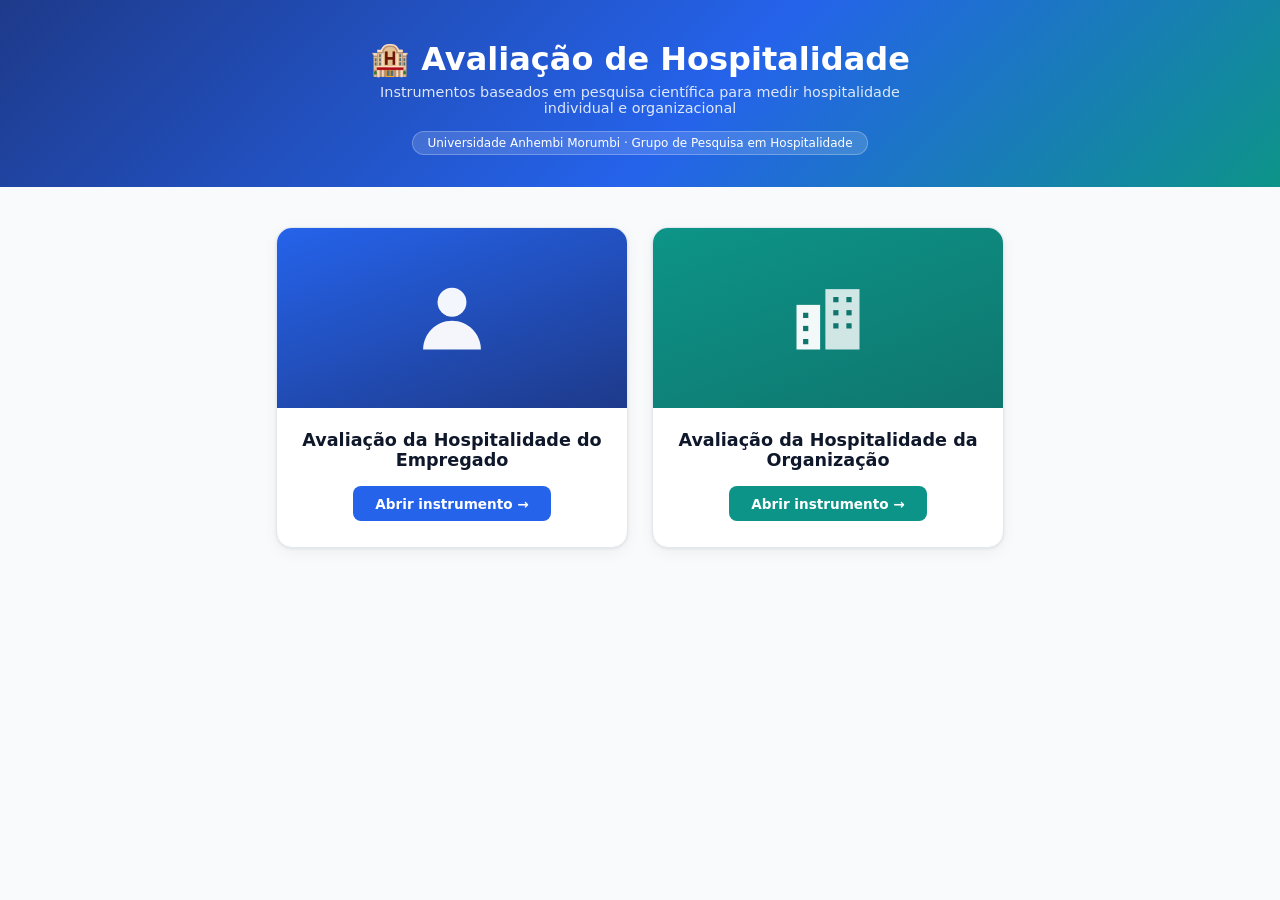
<file: index.html>
<!DOCTYPE html>
<html lang="pt-BR">
<head>
<meta charset="UTF-8"/>
<meta name="viewport" content="width=device-width,initial-scale=1.0"/>
<title>Avaliação de Hospitalidade — Instrumentos</title>
<style>
*,*::before,*::after{box-sizing:border-box;margin:0;padding:0}
body{font-family:'Segoe UI',system-ui,sans-serif;background:#f8fafc;color:#0f172a;min-height:100vh;display:flex;flex-direction:column}
header{background:linear-gradient(135deg,#1e3a8a,#2563eb 55%,#0d9488);color:#fff;padding:2.5rem 1rem 2rem;text-align:center}
header h1{font-size:clamp(1.4rem,4vw,2rem);font-weight:800;margin-bottom:.4rem}
header p{font-size:.9rem;opacity:.85;max-width:560px;margin:0 auto}
.badge{display:inline-block;margin-top:.9rem;font-size:.75rem;background:rgba(255,255,255,.15);border:1px solid rgba(255,255,255,.25);border-radius:20px;padding:.25rem .9rem}
main{flex:1;max-width:760px;margin:0 auto;padding:2.5rem 1rem 4rem;width:100%}
.cards{display:grid;grid-template-columns:1fr 1fr;gap:1.5rem}
@media(max-width:540px){.cards{grid-template-columns:1fr}}
.card{background:#fff;border-radius:16px;border:1px solid #e2e8f0;box-shadow:0 1px 3px rgba(0,0,0,.07),0 4px 16px rgba(0,0,0,.05);text-decoration:none;color:inherit;display:flex;flex-direction:column;overflow:hidden;transition:box-shadow .2s,transform .2s}
.card:hover{box-shadow:0 12px 36px rgba(0,0,0,.14);transform:translateY(-4px)}
.card-image{height:180px;display:flex;align-items:center;justify-content:center;position:relative}
.card-image.employee{background:linear-gradient(160deg,#2563eb,#1e3a8a)}
.card-image.org{background:linear-gradient(160deg,#0d9488,#0f766e)}
.card-image svg{width:84px;height:84px}
.card-body{padding:1.4rem 1.2rem 1.6rem;display:flex;flex-direction:column;align-items:center;gap:1rem;text-align:center}
.card h3{font-size:1.1rem;font-weight:700}
.card-btn{display:inline-flex;align-items:center;gap:.4rem;padding:.6rem 1.4rem;border-radius:8px;font-size:.85rem;font-weight:600}
.btn-blue{background:#2563eb;color:#fff}
.btn-teal{background:#0d9488;color:#fff}
</style>
</head>
<body>
<header>
  <h1>🏨 Avaliação de Hospitalidade</h1>
  <p>Instrumentos baseados em pesquisa científica para medir hospitalidade individual e organizacional</p>
  <span class="badge">Universidade Anhembi Morumbi · Grupo de Pesquisa em Hospitalidade</span>
</header>
<main>
  <div class="cards">
    <a class="card" href="hospitality-app/avaliacao-hospitalidade.html">
      <div class="card-image employee">
        <svg viewBox="0 0 64 64" fill="none" xmlns="http://www.w3.org/2000/svg">
          <circle cx="32" cy="20" r="11" fill="#fff" fill-opacity=".95"/>
          <path d="M10 56c0-12.15 9.85-22 22-22s22 9.85 22 22" fill="#fff" fill-opacity=".95"/>
        </svg>
      </div>
      <div class="card-body">
        <h3>Avaliação da Hospitalidade do Empregado</h3>
        <span class="card-btn btn-blue">Abrir instrumento →</span>
      </div>
    </a>
    <a class="card" href="mapeamento-hospitalidade.html">
      <div class="card-image org">
        <svg viewBox="0 0 64 64" fill="none" xmlns="http://www.w3.org/2000/svg">
          <rect x="8" y="22" width="18" height="34" fill="#fff" fill-opacity=".95"/>
          <rect x="30" y="10" width="26" height="46" fill="#fff" fill-opacity=".8"/>
          <rect x="13" y="28" width="4" height="4" fill="#0f766e"/>
          <rect x="13" y="38" width="4" height="4" fill="#0f766e"/>
          <rect x="13" y="48" width="4" height="4" fill="#0f766e"/>
          <rect x="36" y="16" width="4" height="4" fill="#0f766e"/>
          <rect x="46" y="16" width="4" height="4" fill="#0f766e"/>
          <rect x="36" y="26" width="4" height="4" fill="#0f766e"/>
          <rect x="46" y="26" width="4" height="4" fill="#0f766e"/>
          <rect x="36" y="36" width="4" height="4" fill="#0f766e"/>
          <rect x="46" y="36" width="4" height="4" fill="#0f766e"/>
        </svg>
      </div>
      <div class="card-body">
        <h3>Avaliação da Hospitalidade da Organização</h3>
        <span class="card-btn btn-teal">Abrir instrumento →</span>
      </div>
    </a>
  </div>
</main>
</body>
</html>
</file>
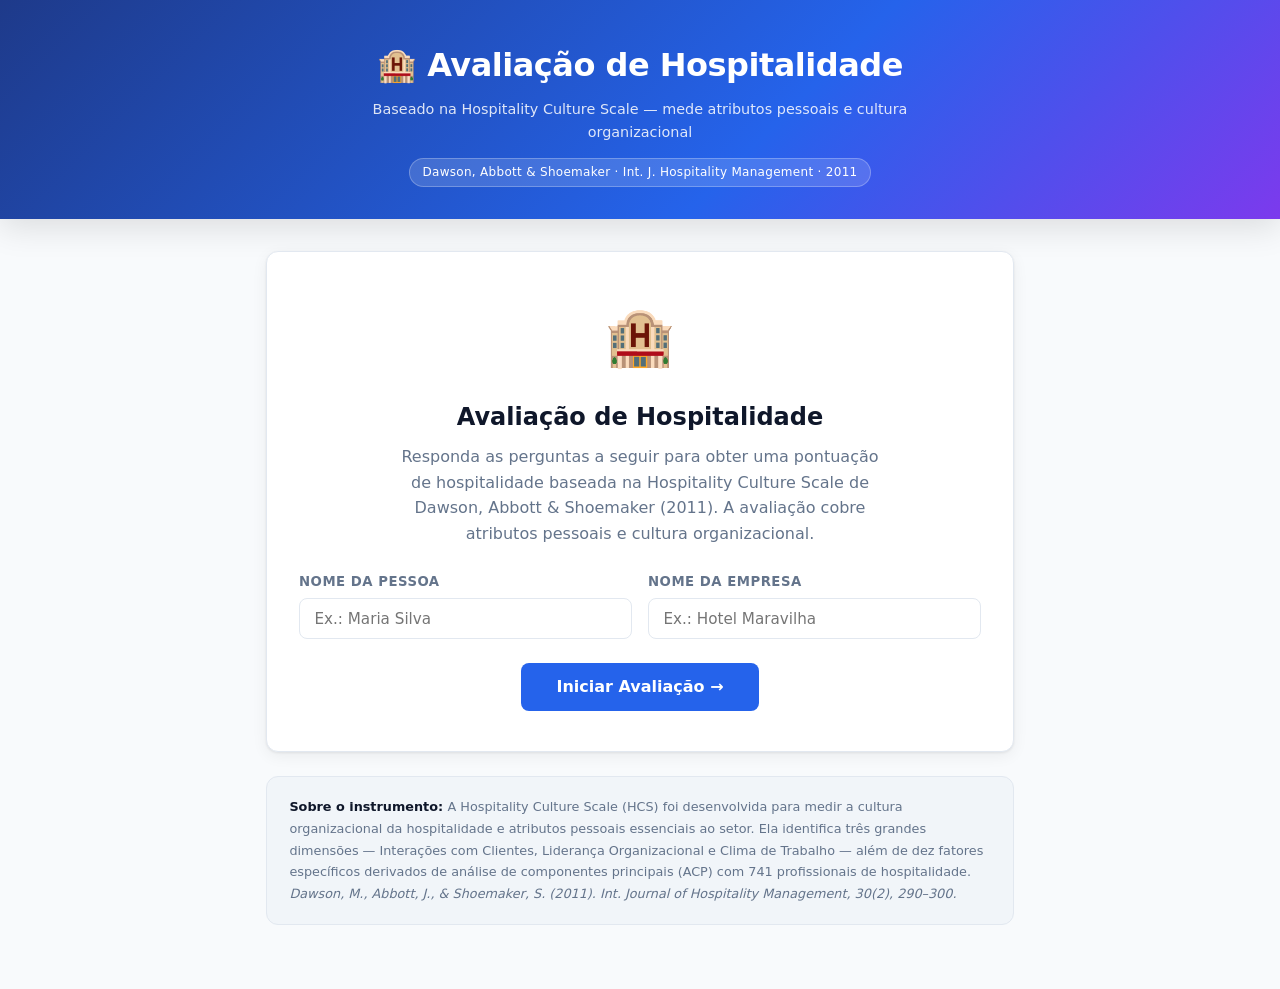
<file: hospitality-app/index.html>
<!DOCTYPE html>
<html lang="pt-BR">
<head>
  <meta charset="UTF-8" />
  <meta name="viewport" content="width=device-width, initial-scale=1.0" />
  <title>Avaliação de Hospitalidade — Dawson, Abbott & Shoemaker (2011)</title>
  <link rel="stylesheet" href="src/styles.css" />
</head>
<body>
  <div id="app"></div>
  <script src="src/data.js"></script>
  <script src="src/app.js"></script>
</body>
</html>
</file>
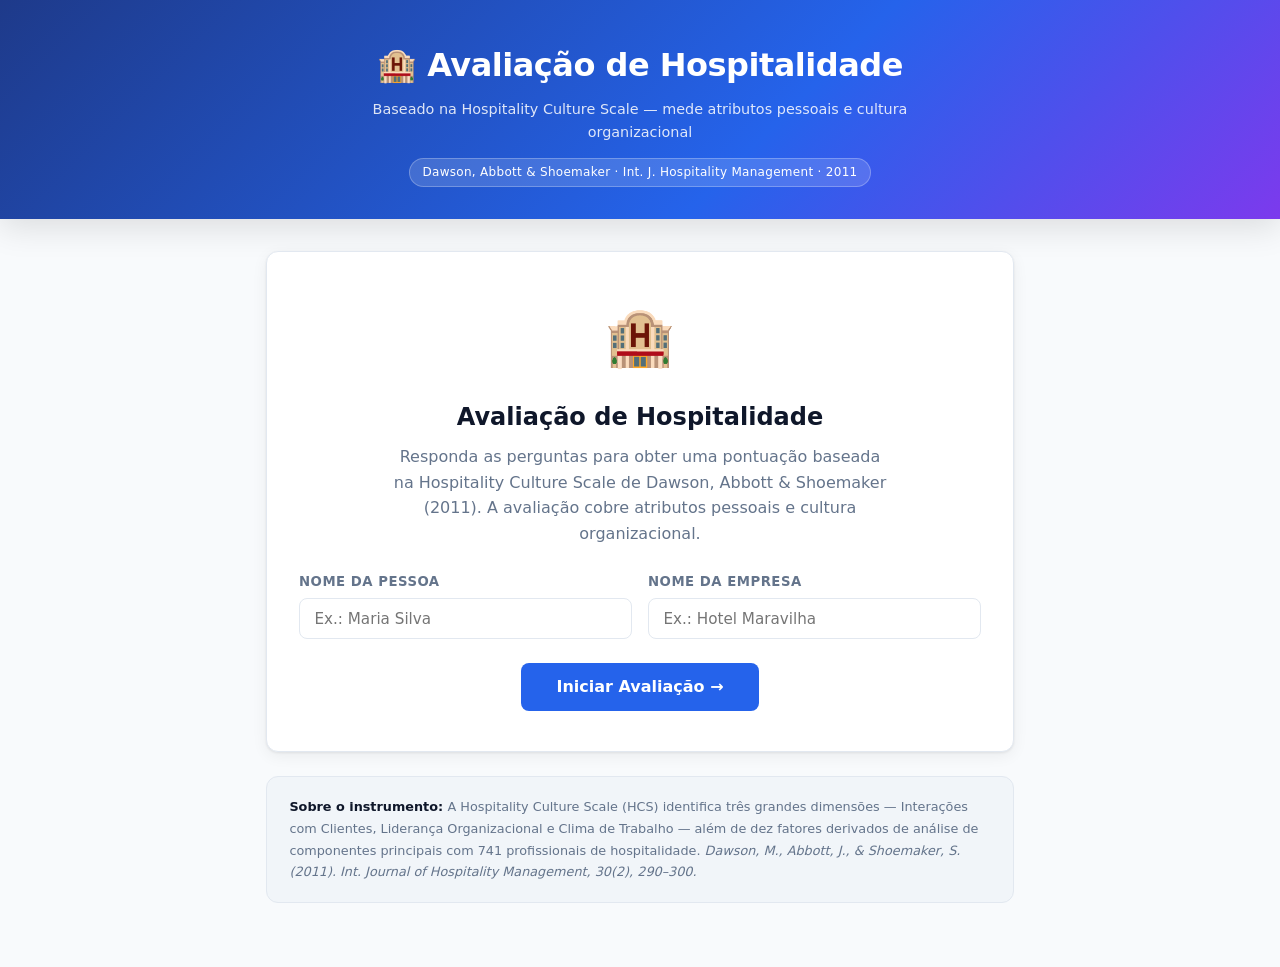
<file: avaliacao-hospitalidade.html>
<!DOCTYPE html>
<html lang="pt-BR">
<head>
  <meta charset="UTF-8" />
  <meta name="viewport" content="width=device-width, initial-scale=1.0" />
  <title>Avaliação de Hospitalidade — Dawson, Abbott &amp; Shoemaker (2011)</title>
  <style>
*, *::before, *::after { box-sizing: border-box; margin: 0; padding: 0; }
:root {
  --bg: #f8fafc; --surface: #ffffff; --border: #e2e8f0;
  --text: #0f172a; --muted: #64748b; --accent: #2563eb;
  --accent-light: #eff6ff; --radius: 12px;
  --shadow: 0 1px 3px rgba(0,0,0,.08), 0 4px 16px rgba(0,0,0,.06);
  --shadow-lg: 0 8px 32px rgba(0,0,0,.12); --transition: .2s ease;
}
body { font-family: 'Segoe UI', system-ui, -apple-system, sans-serif; background: var(--bg); color: var(--text); min-height: 100vh; line-height: 1.6; }
.container { max-width: 780px; margin: 0 auto; padding: 0 1rem 4rem; }
.app-header { background: linear-gradient(135deg, #1e3a8a 0%, #2563eb 60%, #7c3aed 100%); color: #fff; padding: 2.5rem 1rem 2rem; text-align: center; margin-bottom: 2rem; box-shadow: var(--shadow-lg); }
.app-header h1 { font-size: clamp(1.4rem, 4vw, 2rem); font-weight: 800; letter-spacing: -.5px; margin-bottom: .4rem; }
.app-header .subtitle { font-size: .9rem; opacity: .85; max-width: 560px; margin: 0 auto; }
.citation { display: inline-block; margin-top: .9rem; font-size: .75rem; background: rgba(255,255,255,.15); border: 1px solid rgba(255,255,255,.25); border-radius: 20px; padding: .25rem .8rem; letter-spacing: .3px; }
.progress-wrap { background: var(--surface); border-radius: var(--radius); box-shadow: var(--shadow); padding: 1.1rem 1.4rem; margin-bottom: 1.5rem; display: flex; align-items: center; gap: 1rem; }
.progress-label { font-size: .8rem; color: var(--muted); white-space: nowrap; min-width: 90px; }
.progress-bar { flex: 1; height: 8px; background: var(--border); border-radius: 99px; overflow: hidden; }
.progress-fill { height: 100%; background: linear-gradient(90deg, #2563eb, #7c3aed); border-radius: 99px; transition: width .4s ease; }
.progress-pct { font-size: .8rem; font-weight: 700; color: var(--accent); min-width: 38px; text-align: right; }
.card { background: var(--surface); border-radius: var(--radius); box-shadow: var(--shadow); padding: 1.6rem; margin-bottom: 1.2rem; border: 1px solid var(--border); transition: box-shadow var(--transition); }
.card:hover { box-shadow: var(--shadow-lg); }
.intro-card { text-align: center; padding: 2.5rem 2rem; }
.intro-icon { font-size: 3.5rem; margin-bottom: 1rem; }
.intro-card h2 { font-size: 1.5rem; margin-bottom: .5rem; }
.intro-card p { color: var(--muted); margin-bottom: 1.5rem; max-width: 500px; margin-left: auto; margin-right: auto; }
.form-grid { display: grid; grid-template-columns: 1fr 1fr; gap: 1rem; margin-bottom: 1.5rem; }
@media (max-width: 560px) { .form-grid { grid-template-columns: 1fr; } }
.form-field { display: flex; flex-direction: column; gap: .4rem; text-align: left; }
.form-field label { font-size: .83rem; font-weight: 600; color: var(--muted); text-transform: uppercase; letter-spacing: .5px; }
.form-field input { border: 1.5px solid var(--border); border-radius: 8px; padding: .65rem .9rem; font-size: .95rem; font-family: inherit; transition: border-color var(--transition), box-shadow var(--transition); outline: none; color: var(--text); }
.form-field input:focus { border-color: var(--accent); box-shadow: 0 0 0 3px rgba(37,99,235,.15); }
.form-field input.error { border-color: #ef4444; }
.step-header { background: linear-gradient(135deg, var(--accent-light) 0%, #f5f3ff 100%); border-radius: var(--radius); padding: 1.3rem 1.6rem; margin-bottom: 1.2rem; border: 1px solid #bfdbfe; }
.step-header .step-badge { display: inline-block; font-size: .7rem; font-weight: 700; text-transform: uppercase; letter-spacing: 1px; background: var(--accent); color: #fff; padding: .2rem .7rem; border-radius: 20px; margin-bottom: .5rem; }
.step-header h2 { font-size: 1.2rem; margin-bottom: .2rem; }
.step-header p { font-size: .87rem; color: var(--muted); }
.section-header { display: flex; align-items: flex-start; gap: .9rem; margin-bottom: 1rem; }
.section-dot { width: 14px; height: 14px; border-radius: 50%; flex-shrink: 0; margin-top: 4px; }
.section-header h3 { font-size: 1rem; font-weight: 700; }
.section-header .dim-tag { font-size: .7rem; font-weight: 600; text-transform: uppercase; letter-spacing: .5px; opacity: .7; margin-top: 2px; }
.section-header p { font-size: .83rem; color: var(--muted); }
.question-item { margin-bottom: 1.2rem; padding-bottom: 1.2rem; border-bottom: 1px solid var(--border); }
.question-item:last-child { margin-bottom: 0; padding-bottom: 0; border-bottom: none; }
.question-text { font-size: .93rem; font-weight: 500; margin-bottom: .75rem; }
.likert-row { display: flex; gap: .5rem; flex-wrap: wrap; }
.likert-btn { flex: 1; min-width: 80px; border: 1.5px solid var(--border); background: var(--surface); border-radius: 8px; padding: .45rem .3rem; font-size: .75rem; cursor: pointer; text-align: center; transition: border-color var(--transition), background var(--transition), transform var(--transition); font-family: inherit; color: var(--muted); line-height: 1.3; }
.likert-btn:hover { border-color: var(--accent); color: var(--accent); transform: translateY(-1px); }
.likert-btn.selected { border-color: var(--accent); background: var(--accent); color: #fff; font-weight: 600; }
.likert-btn .val { display: block; font-size: 1.1rem; font-weight: 700; margin-bottom: 2px; }
@media (max-width: 520px) { .likert-row { gap: .3rem; } .likert-btn { min-width: 56px; font-size: .68rem; } }
.nav-row { display: flex; justify-content: space-between; align-items: center; margin-top: 1.5rem; gap: 1rem; }
.btn { display: inline-flex; align-items: center; gap: .5rem; padding: .7rem 1.6rem; border-radius: 8px; font-size: .9rem; font-weight: 600; border: none; cursor: pointer; font-family: inherit; transition: background var(--transition), transform var(--transition), box-shadow var(--transition); }
.btn:active { transform: scale(.98); }
.btn-primary { background: var(--accent); color: #fff; }
.btn-primary:hover { background: #1d4ed8; box-shadow: 0 4px 12px rgba(37,99,235,.3); }
.btn-primary:disabled { background: #94a3b8; cursor: not-allowed; transform: none; box-shadow: none; }
.btn-secondary { background: var(--border); color: var(--text); }
.btn-secondary:hover { background: #cbd5e1; }
.btn-lg { padding: .9rem 2.2rem; font-size: 1rem; }
.results-grid { display: grid; grid-template-columns: 1fr 1fr; gap: 1rem; margin-bottom: 1.5rem; }
@media (max-width: 560px) { .results-grid { grid-template-columns: 1fr; } }
.score-card { background: var(--surface); border-radius: var(--radius); box-shadow: var(--shadow); padding: 1.6rem; border: 1px solid var(--border); text-align: center; }
.score-card .label { font-size: .75rem; font-weight: 700; text-transform: uppercase; letter-spacing: .8px; color: var(--muted); margin-bottom: .3rem; }
.score-card .name { font-size: 1.1rem; font-weight: 700; margin-bottom: 1rem; color: var(--text); word-break: break-word; }
.gauge-wrap { position: relative; width: 120px; height: 64px; margin: 0 auto 1rem; }
.gauge-score { position: absolute; bottom: 0; left: 50%; transform: translateX(-50%); font-size: 1.5rem; font-weight: 800; }
.rating-badge { display: inline-flex; align-items: center; gap: .4rem; padding: .3rem .9rem; border-radius: 20px; font-size: .82rem; font-weight: 700; color: #fff; margin-bottom: .5rem; }
.breakdown-card { background: var(--surface); border-radius: var(--radius); box-shadow: var(--shadow); padding: 1.4rem; margin-bottom: 1.2rem; border: 1px solid var(--border); }
.breakdown-card h3 { font-size: 1rem; font-weight: 700; margin-bottom: 1rem; }
.bar-item { margin-bottom: .9rem; }
.bar-item:last-child { margin-bottom: 0; }
.bar-top { display: flex; justify-content: space-between; align-items: baseline; margin-bottom: .3rem; }
.bar-label { font-size: .83rem; font-weight: 600; }
.bar-score { font-size: .83rem; font-weight: 700; }
.bar-bg { height: 8px; background: var(--border); border-radius: 99px; overflow: hidden; }
.bar-fill { height: 100%; border-radius: 99px; transition: width 1.2s cubic-bezier(.23,1,.32,1); }
.bar-dim { font-size: .7rem; color: var(--muted); margin-top: 2px; }
.dim-summary { background: var(--surface); border-radius: var(--radius); box-shadow: var(--shadow); padding: 1.4rem; margin-bottom: 1.2rem; border: 1px solid var(--border); }
.dim-summary h3 { font-size: 1rem; font-weight: 700; margin-bottom: 1rem; }
.dim-row { display: grid; grid-template-columns: 1fr 1fr 1fr; gap: .8rem; }
@media (max-width: 480px) { .dim-row { grid-template-columns: 1fr; } }
.dim-cell { background: var(--bg); border-radius: 8px; padding: .9rem; text-align: center; border: 1px solid var(--border); }
.dim-cell .dim-icon { font-size: 1.6rem; margin-bottom: .3rem; }
.dim-cell .dim-name { font-size: .75rem; font-weight: 700; margin-bottom: .3rem; color: var(--text); }
.dim-cell .dim-score { font-size: 1.3rem; font-weight: 800; }
.dim-cell .dim-rating { font-size: .7rem; color: var(--muted); margin-top: 2px; }
.footer-note { background: #f1f5f9; border-radius: var(--radius); padding: 1.2rem 1.4rem; border: 1px solid var(--border); margin-top: 1.5rem; font-size: .8rem; color: var(--muted); line-height: 1.7; }
.footer-note strong { color: var(--text); }
.restart-row { text-align: center; margin-top: 1.5rem; }
.hidden { display: none !important; }
.error-msg { color: #ef4444; font-size: .82rem; margin-top: .3rem; }
@keyframes fadeIn { from { opacity: 0; transform: translateY(10px); } to { opacity: 1; transform: translateY(0); } }
.fade-in { animation: fadeIn .35s ease forwards; }

/* ─── Google Sheets ──────────────────────────────────────────────── */
.gs-save-row{display:flex;justify-content:center;margin:1.2rem 0 1.5rem}
.btn-gs{display:inline-flex;align-items:center;gap:.5rem;padding:.65rem 1.4rem;border-radius:8px;font-size:.88rem;font-weight:600;border:none;cursor:pointer;font-family:inherit;transition:background .2s,transform .2s}
.btn-gs-save{background:#16a34a;color:#fff}
.btn-gs-save:hover{background:#15803d;transform:translateY(-1px)}
.gs-toast{position:fixed;bottom:1.5rem;left:50%;transform:translateX(-50%) translateY(80px);background:#1e293b;color:#fff;padding:.7rem 1.4rem;border-radius:8px;font-size:.85rem;font-weight:600;opacity:0;transition:opacity .3s,transform .3s;z-index:2000;white-space:nowrap;pointer-events:none}
.gs-toast--show{opacity:1;transform:translateX(-50%) translateY(0)}
.gs-toast--success{background:#16a34a}
.gs-toast--error{background:#dc2626}

/* ─── Diagnosis ──────────────────────────────────────────────────── */
.diag-card{background:var(--surface);border-radius:var(--radius);box-shadow:var(--shadow);padding:1.6rem;margin-bottom:1.2rem;border:1px solid var(--border)}
.diag-card>h3{font-size:1.05rem;font-weight:700;margin-bottom:1.2rem;padding-bottom:.75rem;border-bottom:1px solid var(--border)}
.diag-section{margin-bottom:1.1rem;padding-bottom:1.1rem;border-bottom:1px solid var(--border)}
.diag-section:last-child{margin-bottom:0;padding-bottom:0;border-bottom:none}
.diag-section-title{font-size:.72rem;font-weight:700;text-transform:uppercase;letter-spacing:.7px;color:var(--muted);margin-bottom:.75rem}
.diag-profile-badge{display:inline-flex;align-items:center;padding:.3rem .9rem;border-radius:20px;font-size:.82rem;font-weight:700;color:#fff;margin-bottom:.65rem}
.diag-profile-text{font-size:.87rem;color:var(--text);line-height:1.65}
.diag-factor-item{display:flex;align-items:flex-start;gap:.65rem;margin-bottom:.55rem;padding:.65rem .85rem;background:var(--bg);border-radius:8px;border:1px solid var(--border)}
.diag-factor-item:last-child{margin-bottom:0}
.diag-factor-score{font-size:.9rem;font-weight:800;min-width:32px;text-align:center;padding-top:2px}
.diag-factor-label{font-size:.82rem;font-weight:700;margin-bottom:.12rem}
.diag-factor-tag{display:inline-block;font-size:.63rem;font-weight:700;text-transform:uppercase;letter-spacing:.3px;color:var(--muted);border:1px solid var(--border);border-radius:3px;padding:0 .3rem;margin-left:.3rem;vertical-align:middle}
.diag-factor-text{font-size:.79rem;color:var(--muted);line-height:1.5;margin-top:.2rem}
.diag-factor-rec{font-size:.77rem;color:#1d4ed8;font-weight:600;margin-top:.3rem;padding:.3rem .55rem;background:#eff6ff;border-radius:5px;border-left:2px solid #3b82f6;line-height:1.45}
.diag-obs-note{background:#f0fdf4;border:1px solid #bbf7d0;border-radius:8px;padding:.75rem;margin-bottom:.55rem}
.diag-obs-note:last-child{margin-bottom:0}
.diag-obs-title{font-size:.8rem;font-weight:700;color:#15803d;margin-bottom:.35rem}
.diag-obs-note details summary{font-size:.78rem;color:#16a34a;cursor:pointer;font-weight:600;user-select:none}
.diag-obs-note details p{font-size:.76rem;color:#374151;line-height:1.55;margin-top:.4rem;white-space:pre-wrap;word-break:break-word;max-height:220px;overflow-y:auto}
.diag-loading{font-size:.82rem;color:var(--muted);font-style:italic;padding:.3rem 0}
  </style>
</head>
<body>
<div id="app"></div>
<script>
const LIKERT = [
  { value: 1, label: "Discordo totalmente" },
  { value: 2, label: "Discordo" },
  { value: 3, label: "Neutro" },
  { value: 4, label: "Concordo" },
  { value: 5, label: "Concordo totalmente" },
];

const PERSONAL_SECTIONS = [
  { id: "principles", dimension: "Interações com Clientes", label: "Princípios Pessoais", color: "#2563eb",
    description: "Ética, integridade e conduta no trato com pessoas.",
    questions: ["Mantenho padrões éticos elevados em todas as minhas interações.","Trato cada pessoa com respeito e equidade.","Sou honesto(a) e transparente no exercício das minhas funções.","Cumpro compromissos assumidos mesmo em situações adversas."] },
  { id: "propitiousness", dimension: "Interações com Clientes", label: "Propiciedade", color: "#7c3aed",
    description: "Adaptação do comportamento ao contexto e às pessoas.",
    questions: ["Adapto minha conduta conforme o perfil e as necessidades de cada cliente.","Percebo sinais sociais e ajusto minha abordagem de forma adequada.","Apresento-me de maneira profissional em qualquer situação.","Antecipo as necessidades dos clientes antes que elas sejam expressas."] },
  { id: "leadership", dimension: "Liderança Organizacional", label: "Liderança Pessoal", color: "#0891b2",
    description: "Iniciativa, influência positiva e exemplo no ambiente de trabalho.",
    questions: ["Tomo iniciativa quando surgem problemas no trabalho.","Motivo e inspiro as pessoas ao meu redor.","Sirvo de exemplo positivo para meus colegas.","Oriento colegas menos experientes com paciência e clareza."] },
  { id: "riskTaker", dimension: "Liderança Organizacional", label: "Disposição para Inovar", color: "#d97706",
    description: "Abertura a ideias novas e disposição para correr riscos calculados.",
    questions: ["Sinto-me confortável em propor ideias e abordagens inovadoras.","Encaro mudanças e novos desafios com entusiasmo.","Estou disposto(a) a correr riscos calculados para melhorar resultados.","Proponho melhorias mesmo quando há resistência do ambiente."] },
  { id: "accuracy", dimension: "Clima de Trabalho", label: "Precisão e Qualidade", color: "#059669",
    description: "Atenção a detalhes e compromisso com excelência.",
    questions: ["Presto atenção cuidadosa aos detalhes do meu trabalho.","Garanto que meu trabalho atenda a padrões elevados de qualidade.","Verifico meu próprio trabalho para minimizar erros.","Busco consistência e exatidão nas minhas entregas."] },
  { id: "composure", dimension: "Clima de Trabalho", label: "Equilíbrio Emocional", color: "#dc2626",
    description: "Serenidade e profissionalismo em situações de pressão.",
    questions: ["Mantenho a calma mesmo sob pressão intensa.","Lido com situações difíceis com profissionalismo.","Administro o estresse de forma eficaz no ambiente de trabalho.","Ofereço soluções tranquilas mesmo diante de conflitos."] },
];

const ORG_SECTIONS = [
  { id: "mgmtPrinciples", dimension: "Liderança Organizacional", label: "Princípios de Gestão", color: "#2563eb",
    description: "Ética e transparência da liderança da empresa.",
    questions: ["A gestão demonstra padrões éticos claros e consistentes.","A liderança comunica-se de forma eficaz e transparente com os colaboradores.","A empresa apoia ativamente o desenvolvimento profissional dos funcionários.","As decisões gerenciais são justas e bem fundamentadas."] },
  { id: "customerRelationships", dimension: "Interações com Clientes", label: "Relacionamento com Clientes", color: "#7c3aed",
    description: "Foco e qualidade no atendimento ao cliente.",
    questions: ["A empresa prioriza a satisfação do cliente em todas as suas operações.","Existem processos eficazes de atendimento ao cliente.","A empresa coleta e age sobre o feedback dos clientes.","Os funcionários são treinados para superar as expectativas dos clientes."] },
  { id: "jobVariety", dimension: "Clima de Trabalho", label: "Variedade de Funções", color: "#0891b2",
    description: "Diversidade de tarefas e possibilidades de aprendizado.",
    questions: ["Os colaboradores possuem variedade de tarefas e responsabilidades.","A empresa incentiva o aprendizado em diferentes áreas.","Os papéis na empresa são dinâmicos e permitem crescimento.","Os funcionários têm oportunidades de atuar em projetos variados."] },
  { id: "jobSatisfaction", dimension: "Clima de Trabalho", label: "Satisfação no Trabalho", color: "#d97706",
    description: "Reconhecimento, engajamento e bem-estar dos funcionários.",
    questions: ["Os colaboradores são reconhecidos e recompensados pelo bom desempenho.","A empresa promove um ambiente de trabalho positivo.","Os funcionários sentem-se valorizados e engajados.","Há um equilíbrio saudável entre vida pessoal e profissional."] },
  { id: "orgLeadership", dimension: "Liderança Organizacional", label: "Liderança Organizacional", color: "#059669",
    description: "Acessibilidade, justiça e desenvolvimento promovidos pela liderança.",
    questions: ["Os líderes são acessíveis e abertos ao diálogo.","As decisões de liderança são transparentes e equitativas.","A liderança investe ativamente no desenvolvimento de suas equipes.","Os gestores servem de modelo de conduta para os colaboradores."] },
  { id: "workplaceClimate", dimension: "Clima de Trabalho", label: "Clima Organizacional", color: "#dc2626",
    description: "Inclusão, colaboração e cultura positiva na empresa.",
    questions: ["O ambiente de trabalho é inclusivo e acolhedor para todos.","Os colaboradores se apoiam mutuamente e trabalham em equipe.","A empresa mantém uma cultura organizacional positiva e saudável.","Novos funcionários são bem recebidos e integrados com cuidado."] },
];

const RATING_BANDS = [
  { min: 0,  max: 20,  label: "Muito Baixo", color: "#ef4444", emoji: "⛔" },
  { min: 20, max: 40,  label: "Baixo",       color: "#f97316", emoji: "⚠️" },
  { min: 40, max: 60,  label: "Moderado",    color: "#eab308", emoji: "🔶" },
  { min: 60, max: 80,  label: "Bom",         color: "#22c55e", emoji: "✅" },
  { min: 80, max: 101, label: "Excelente",   color: "#2563eb", emoji: "⭐" },
];

const DIMENSIONS = ["Interações com Clientes", "Liderança Organizacional", "Clima de Trabalho"];
const DIM_ICONS  = { "Interações com Clientes": "🤝", "Liderança Organizacional": "🏆", "Clima de Trabalho": "🌱" };

const state = {
  step: 0, personName: "", companyName: "",
  personalAnswers: {}, orgAnswers: {},
  currentSectionIdx: 0, mode: "personal",
};

function getRating(score) {
  return RATING_BANDS.find(b => score >= b.min && score < b.max) || RATING_BANDS[RATING_BANDS.length - 1];
}
function calcScore(vals) {
  if (!vals.length) return 0;
  return Math.round((vals.reduce((a,b) => a+b, 0) / (vals.length * 5)) * 100);
}
function calcGroupScore(sections, answers) {
  return calcScore(sections.flatMap(s =>
    s.questions.map((_,i) => answers[`${s.id}-${i}`]).filter(v => v !== undefined)
  ));
}
function calcSectionScore(sections, answers, id) {
  const s = sections.find(x => x.id === id);
  return calcScore(s.questions.map((_,i) => answers[`${id}-${i}`]).filter(v => v !== undefined));
}
function completedSections() {
  const pd = PERSONAL_SECTIONS.filter(s => s.questions.every((_,i) => state.personalAnswers[`${s.id}-${i}`] !== undefined)).length;
  const od = ORG_SECTIONS.filter(s => s.questions.every((_,i) => state.orgAnswers[`${s.id}-${i}`] !== undefined)).length;
  return pd + od;
}

function h(tag, attrs, ...children) {
  const el = document.createElement(tag);
  if (attrs) Object.entries(attrs).forEach(([k,v]) => {
    if (k === "class") el.className = v;
    else if (k === "style") el.style.cssText = v;
    else if (k.startsWith("on")) el.addEventListener(k.slice(2).toLowerCase(), v);
    else el.setAttribute(k, v);
  });
  children.flat().forEach(c => {
    if (c == null) return;
    el.appendChild(typeof c === "string" ? document.createTextNode(c) : c);
  });
  return el;
}

function buildGauge(score, color) {
  const R = 54, cx = 60, cy = 60, circ = Math.PI * R;
  const svg = document.createElementNS("http://www.w3.org/2000/svg", "svg");
  svg.setAttribute("viewBox", "6 6 108 60");
  svg.setAttribute("width", "120"); svg.setAttribute("height", "64");
  function arc(stroke, dasharray) {
    const p = document.createElementNS("http://www.w3.org/2000/svg", "path");
    p.setAttribute("d", `M${cx-R},${cy} a${R},${R} 0 0,1 ${2*R},0`);
    p.setAttribute("fill","none"); p.setAttribute("stroke", stroke);
    p.setAttribute("stroke-width","10"); p.setAttribute("stroke-linecap","round");
    if (dasharray) p.setAttribute("stroke-dasharray", dasharray);
    return p;
  }
  const fg = arc(color, `0 ${circ}`);
  svg.appendChild(arc("#e2e8f0")); svg.appendChild(fg);
  setTimeout(() => fg.setAttribute("stroke-dasharray", `${circ*(score/100)} ${circ}`), 60);
  const scoreEl = document.createElement("div");
  scoreEl.className = "gauge-score"; scoreEl.style.color = color; scoreEl.textContent = score;
  const wrap = document.createElement("div");
  wrap.className = "gauge-wrap"; wrap.appendChild(svg); wrap.appendChild(scoreEl);
  return wrap;
}

var FACTOR_META = [
  { id:'principles',            label:'Princípios Pessoais',       type:'personal', dim:'Interações com Clientes' },
  { id:'propitiousness',        label:'Propiciedade',              type:'personal', dim:'Interações com Clientes' },
  { id:'leadership',            label:'Liderança Pessoal',         type:'personal', dim:'Liderança Organizacional' },
  { id:'riskTaker',             label:'Disposição para Inovar',    type:'personal', dim:'Liderança Organizacional' },
  { id:'accuracy',              label:'Precisão e Qualidade',      type:'personal', dim:'Clima de Trabalho' },
  { id:'composure',             label:'Equilíbrio Emocional',      type:'personal', dim:'Clima de Trabalho' },
  { id:'mgmtPrinciples',        label:'Princípios de Gestão',      type:'org',      dim:'Liderança Organizacional' },
  { id:'customerRelationships', label:'Relacionamento c/ Clientes',type:'org',      dim:'Interações com Clientes' },
  { id:'jobVariety',            label:'Variedade de Funções',      type:'org',      dim:'Clima de Trabalho' },
  { id:'jobSatisfaction',       label:'Satisfação no Trabalho',    type:'org',      dim:'Clima de Trabalho' },
  { id:'orgLeadership',         label:'Liderança Organizacional',  type:'org',      dim:'Liderança Organizacional' },
  { id:'workplaceClimate',      label:'Clima Organizacional',      type:'org',      dim:'Clima de Trabalho' },
];

var FACTOR_TEXTS = {
  principles: {
    high: "Sólida base ética — fundamento para relações de confiança com clientes e colegas. Dawson et al. identificaram princípios pessoais como o alicerce das interações hospitaleiras autênticas.",
    mid:  "Base ética presente, com espaço para aprofundamento. A consistência nos valores diários fortalece a reputação profissional e a confiança das equipes.",
    low:  "Lacunas éticas identificadas. Segundo Dawson, a integridade pessoal é pré-condição para qualquer cultura de hospitalidade sustentável.",
    rec:  "Definir um código de conduta pessoal por escrito; praticar transparência ativa mesmo em situações desconfortáveis; buscar feedback de pares sobre postura ética."
  },
  propitiousness: {
    high: "Excelente leitura de contexto e adaptabilidade interpessoal — competência diferenciadora no atendimento personalizado de alto nível.",
    mid:  "Boa capacidade de adaptação. Aprofundar a escuta ativa e a atenção a sinais não-verbais eleva a qualidade das interações.",
    low:  "Rigidez comportamental identificada. Propiciedade é, segundo Dawson, forte preditor da qualidade experiencial da hospitalidade.",
    rec:  "Praticar 'perspectiva do cliente' antes de cada interação; treinar leitura de linguagem corporal; fazer role-play de atendimento em diferentes cenários."
  },
  leadership: {
    high: "Liderança pessoal consolidada — capacidade de inspirar equipes e criar referências positivas de conduta hospitaleira.",
    mid:  "Potencial de liderança presente. Ampliar oportunidades de mentoria e assumir projetos de maior visibilidade acelera o desenvolvimento.",
    low:  "Baixa proatividade de liderança. Para Dawson, a liderança pessoal é catalisadora da difusão da cultura de hospitalidade no coletivo.",
    rec:  "Assumir responsabilidades progressivas; buscar um mentor na área; praticar feedback construtivo com colegas; participar de grupos de liderança."
  },
  riskTaker: {
    high: "Perfil inovador consolidado — essencial para organizações hospitaleiras que buscam diferenciação sustentável em mercados competitivos.",
    mid:  "Abertura à inovação presente. Criar espaços estruturados para propor e prototipar ideias potencializa esse traço.",
    low:  "Resistência à mudança identificada. Dawson aponta a disposição para inovar como fator de longevidade cultural no setor de hospitalidade.",
    rec:  "Trabalhar mentalidade de crescimento (growth mindset); participar de sessões de design thinking; celebrar experimentos mesmo quando falham."
  },
  accuracy: {
    high: "Comprometimento exemplar com a excelência — diferencial crítico na prestação consistente de serviços hospitaleiros de alto padrão.",
    mid:  "Boa atenção à qualidade. Implementar checklists pessoais e padrões explícitos fortalece a consistência das entregas.",
    low:  "Atenção à qualidade insuficiente. Dawson relaciona diretamente precisão e qualidade à satisfação percebida pelo cliente.",
    rec:  "Criar rotinas de autoavaliação ao fim de cada tarefa; estabelecer métricas pessoais de qualidade; pedir feedback específico sobre rigor nas entregas."
  },
  composure: {
    high: "Serenidade sob pressão — competência crítica para manter a qualidade do serviço nos picos de demanda do setor de hospitalidade.",
    mid:  "Equilíbrio emocional razoável. Técnicas de mindfulness e gestão do estresse fortalecem a resiliência em situações exigentes.",
    low:  "Vulnerabilidade emocional sob pressão identificada. O controle emocional é base para manter padrão de serviço em momentos críticos.",
    rec:  "Praticar técnicas de regulação emocional (respiração, mindfulness); construir planos de contingência para situações de crise; buscar supervisão ou coaching."
  },
  mgmtPrinciples: {
    high: "Liderança organizacional ética e transparente — base para o engajamento duradouro e o comprometimento dos colaboradores.",
    mid:  "Gestão sólida com margem de aprimoramento. Fortalecer canais de comunicação e ciclos de feedback melhora o clima.",
    low:  "Fragilidades na governança organizacional. Para Dawson, princípios de gestão claros são condição para emergência de uma cultura hospitaleira.",
    rec:  "Publicar e vivenciar os valores organizacionais; criar rituais regulares de comunicação; garantir equidade e transparência nas decisões gerenciais."
  },
  customerRelationships: {
    high: "Excelente orientação ao cliente — cultura organizacional verdadeiramente centrada na experiência e na satisfação do cliente.",
    mid:  "Boa orientação ao cliente. Sistematizar coleta de feedback e reforçar treinamentos de atendimento eleva o padrão.",
    low:  "Cultura pouco orientada ao cliente. Dawson identifica este como o fator organizacional de maior impacto direto na hospitalidade percebida.",
    rec:  "Mapear a jornada do cliente; implementar NPS ou CES; criar rituais de 'voz do cliente' em reuniões; revisar processos de atendimento críticos."
  },
  jobVariety: {
    high: "Ambiente de trabalho rico e estimulante — favorece engajamento, aprendizado contínuo e retenção de talentos hospitaleiros.",
    mid:  "Boa variedade de funções. Ampliar programas de job rotation e projetos multidisciplinares reforça o desenvolvimento.",
    low:  "Ambiente de trabalho repetitivo. A variedade de funções está associada a maior engajamento e redução do turnover em hospitalidade.",
    rec:  "Implementar job rotation estruturado; criar grupos de trabalho temporários com objetivos claros; incentivar aprendizado em áreas adjacentes."
  },
  jobSatisfaction: {
    high: "Alta satisfação e engajamento — indicador de cultura de hospitalidade genuína, sustentável e replicável a longo prazo.",
    mid:  "Satisfação boa, com oportunidades de melhoria. Fortalecer programas de reconhecimento e bem-estar consolida o engajamento.",
    low:  "Insatisfação significativa identificada. Para Dawson, satisfação no trabalho é pré-condição para hospitalidade autêntica e consistente.",
    rec:  "Aplicar pesquisa de clima; criar programa de reconhecimento formal e informal; revisar políticas de benefícios, horários e flexibilidade."
  },
  orgLeadership: {
    high: "Liderança organizacional exemplar — acessível, justa e comprometida com o desenvolvimento contínuo das equipes.",
    mid:  "Boa liderança com espaço para crescimento. Ampliar práticas de coaching e feedback contínuo aprofunda o impacto.",
    low:  "Liderança organizacional inconsistente. A acessibilidade e equidade dos líderes são determinantes do clima e da cultura hospitaleira.",
    rec:  "Criar rotinas de reuniões 1:1; treinar líderes em feedback e desenvolvimento; estabelecer canais anônimos para sugestões e preocupações."
  },
  workplaceClimate: {
    high: "Clima organizacional excelente — inclusivo, colaborativo e saudável. Terreno fértil para hospitalidade autêntica e espontânea.",
    mid:  "Clima organizacional positivo. Fortalecer práticas de inclusão e colaboração aprofunda os resultados de hospitalidade.",
    low:  "Clima organizacional com tensões. Segundo Dawson, o clima é o espelho mais fiel da cultura de hospitalidade de uma organização.",
    rec:  "Mapear conflitos e fontes de desmotivação; implementar programa de cultura; celebrar diversidade e colaboração; revisar processos de integração."
  }
};

function getFactorDiagText(id, score) {
  var t = FACTOR_TEXTS[id];
  if (!t) return { analysis: '', rec: '' };
  var analysis = score >= 70 ? t.high : score >= 50 ? t.mid : t.low;
  return { analysis: analysis, rec: score < 70 ? t.rec : '' };
}

function getProfileInfo(ps, cs) {
  var hp = ps >= 65, ho = cs >= 65;
  if (hp && ho) return { label: 'Hospitalidade Consolidada', color: '#16a34a',
    text: 'Você demonstra atributos pessoais sólidos e cultura organizacional bem desenvolvida — o perfil de alinhamento ideal identificado por Dawson, Abbott & Shoemaker (2011). Esse alinhamento entre indivíduo e organização é o que produz experiências de hospitalidade genuínas, consistentes e memoráveis.' };
  if (hp && !ho) return { label: 'Talento em Ambiente Desafiador', color: '#d97706',
    text: 'Seus atributos pessoais são sólidos, mas a cultura organizacional limita a expressão plena do seu potencial. Dawson et al. alertam que ambientes institucionais desfavoráveis suprimem até os profissionais mais talentosos. O desenvolvimento organizacional é a prioridade estratégica.' };
  if (!hp && ho) return { label: 'Potencial a Desenvolver', color: '#0891b2',
    text: 'A organização oferece condições favoráveis, mas há oportunidade significativa de desenvolver seus atributos pessoais de hospitalidade. Um ambiente organizacional forte é o melhor acelerador para crescimento individual — aproveite esse contexto para investir no seu desenvolvimento.' };
  return { label: 'Jornada de Transformação', color: '#7c3aed',
    text: 'Tanto os atributos pessoais quanto a cultura organizacional demandam desenvolvimento. Dawson et al. recomendam abordar ambas as dimensões de forma integrada, priorizando os fatores de maior impacto. Pequenos avanços consistentes em múltiplas frentes produzem transformação cultural sustentável.' };
}

function buildDiagnosis(ps, cs, factorScores) {
  var profile = getProfileInfo(ps, cs);
  var factorsRanked = FACTOR_META.map(function(f) {
    return { meta: f, score: factorScores[f.id] || 0 };
  }).sort(function(a, b) { return b.score - a.score; });
  var strengths = factorsRanked.filter(function(f) { return f.score >= 70; });
  var gaps      = factorsRanked.filter(function(f) { return f.score < 55; });

  function factorItem(f) {
    var t   = getFactorDiagText(f.meta.id, f.score);
    var rat = getRating(f.score);
    var typeLabel = f.meta.type === 'personal' ? 'Pessoal' : 'Org.';
    return h('div', { class: 'diag-factor-item' },
      h('div', { class: 'diag-factor-score', style: 'color:' + rat.color }, String(f.score)),
      h('div', { style: 'flex:1' },
        h('div', { class: 'diag-factor-label' }, f.meta.label,
          h('span', { class: 'diag-factor-tag' }, typeLabel)
        ),
        h('div', { class: 'diag-factor-text' }, t.analysis),
        t.rec ? h('div', { class: 'diag-factor-rec' }, '→ ' + t.rec) : null
      )
    );
  }

  var profileSection = h('div', { class: 'diag-section' },
    h('div', { class: 'diag-section-title' }, 'Perfil Geral'),
    h('div', { class: 'diag-profile-badge', style: 'background:' + profile.color }, profile.label),
    h('p', { class: 'diag-profile-text' }, profile.text)
  );
  var strengthsSection = strengths.length
    ? h('div', { class: 'diag-section' },
        h('div', { class: 'diag-section-title' }, '✅ Pontos Fortes (' + strengths.length + ')'),
        ...strengths.map(factorItem)
      )
    : null;
  var gapsSection = gaps.length
    ? h('div', { class: 'diag-section' },
        h('div', { class: 'diag-section-title' }, '📈 Áreas de Desenvolvimento (' + gaps.length + ')'),
        ...gaps.map(factorItem)
      )
    : null;
  var obsContent = h('div', { id: 'obsidianContent' },
    h('div', { class: 'diag-loading' }, 'Clique em Salvar para carregar as notas do vault…')
  );
  var obsSection = h('div', { class: 'diag-section', id: 'obsidianSection' },
    h('div', { class: 'diag-section-title' }, '📚 Conhecimento do Vault (baseconhecimento_hosp)'),
    obsContent
  );
  return h('div', { class: 'diag-card fade-in' },
    h('h3', {}, '🔍 Diagnóstico e Recomendações — Dawson, Abbott & Shoemaker (2011)'),
    profileSection, strengthsSection, gapsSection, obsSection
  );
}

function showObsidianNotes(notes) {
  var el = document.getElementById('obsidianContent');
  if (!el) return;
  el.innerHTML = '';
  if (!notes || !notes.length) {
    el.textContent = 'Nenhuma nota encontrada em baseconhecimento_hosp.';
    return;
  }
  notes.forEach(function(note) {
    var wrap = document.createElement('div');
    wrap.className = 'diag-obs-note';
    var title = document.createElement('div');
    title.className = 'diag-obs-title';
    title.textContent = note.name;
    var details = document.createElement('details');
    var summary = document.createElement('summary');
    summary.textContent = 'Ver conteúdo';
    var body = document.createElement('p');
    body.textContent = note.content;
    details.appendChild(summary);
    details.appendChild(body);
    wrap.appendChild(title);
    wrap.appendChild(details);
    el.appendChild(wrap);
  });
}

function renderIntro() {
  const grid = h("div", { class: "form-grid" },
    h("div", { class: "form-field" },
      h("label", {}, "Nome da Pessoa"),
      h("input", { type:"text", placeholder:"Ex.: Maria Silva", id:"inp-person", value: state.personName })
    ),
    h("div", { class: "form-field" },
      h("label", {}, "Nome da Empresa"),
      h("input", { type:"text", placeholder:"Ex.: Hotel Maravilha", id:"inp-company", value: state.companyName })
    )
  );
  const err = h("div", { class:"error-msg hidden", id:"intro-err" }, "Preencha ambos os campos para continuar.");
  const btn = h("button", { class:"btn btn-primary btn-lg", onClick() {
    const pv = document.getElementById("inp-person").value.trim();
    const cv = document.getElementById("inp-company").value.trim();
    if (!pv || !cv) {
      err.classList.remove("hidden");
      if (!pv) document.getElementById("inp-person").classList.add("error");
      if (!cv) document.getElementById("inp-company").classList.add("error");
      return;
    }
    state.personName = pv; state.companyName = cv;
    state.step = 1; state.mode = "personal"; state.currentSectionIdx = 0;
    render();
  }}, "Iniciar Avaliação →");
  return h("div", {},
    h("div", { class:"card intro-card fade-in" },
      h("div", { class:"intro-icon" }, "🏨"),
      h("h2", {}, "Avaliação de Hospitalidade"),
      h("p", {}, "Responda as perguntas para obter uma pontuação baseada na Hospitality Culture Scale de Dawson, Abbott & Shoemaker (2011). A avaliação cobre atributos pessoais e cultura organizacional."),
      grid, err,
      h("div", { style:"margin-top:1.2rem" }, btn)
    ),
    h("div", { class:"footer-note" },
      h("strong", {}, "Sobre o instrumento: "),
      "A Hospitality Culture Scale (HCS) identifica três grandes dimensões — Interações com Clientes, Liderança Organizacional e Clima de Trabalho — além de dez fatores derivados de análise de componentes principais com 741 profissionais de hospitalidade. ",
      h("em", {}, "Dawson, M., Abbott, J., & Shoemaker, S. (2011). Int. Journal of Hospitality Management, 30(2), 290–300.")
    )
  );
}

function renderQuestions() {
  const isPersonal = state.mode === "personal";
  const sections = isPersonal ? PERSONAL_SECTIONS : ORG_SECTIONS;
  const answers  = isPersonal ? state.personalAnswers : state.orgAnswers;
  const section  = sections[state.currentSectionIdx];
  const totalS   = PERSONAL_SECTIONS.length + ORG_SECTIONS.length;
  const globalIdx = isPersonal ? state.currentSectionIdx : PERSONAL_SECTIONS.length + state.currentSectionIdx;
  const pct = Math.round((completedSections() / totalS) * 100);
  function saveAnswer(secId, qi, val) {
    (isPersonal ? state.personalAnswers : state.orgAnswers)[`${secId}-${qi}`] = val;
    render();
  }
  function canAdvance() {
    return section.questions.every((_,i) => answers[`${section.id}-${i}`] !== undefined);
  }
  function goNext() {
    if (!canAdvance()) return;
    if (state.currentSectionIdx < sections.length - 1) { state.currentSectionIdx++; }
    else if (isPersonal) { state.mode = "org"; state.currentSectionIdx = 0; }
    else { state.step = 3; }
    render(); window.scrollTo(0,0);
  }
  function goBack() {
    if (state.currentSectionIdx > 0) { state.currentSectionIdx--; }
    else if (!isPersonal) { state.mode = "personal"; state.currentSectionIdx = PERSONAL_SECTIONS.length - 1; }
    else { state.step = 0; }
    render(); window.scrollTo(0,0);
  }
  const qItems = section.questions.map((q, i) => {
    const cur = answers[`${section.id}-${i}`];
    return h("div", { class:"question-item" },
      h("div", { class:"question-text" }, `${i+1}. ${q}`),
      h("div", { class:"likert-row" },
        ...LIKERT.map(opt =>
          h("button", {
            class: `likert-btn${cur === opt.value ? " selected" : ""}`,
            onClick() { saveAnswer(section.id, i, opt.value); }
          }, h("span", { class:"val" }, String(opt.value)), opt.label)
        )
      )
    );
  });
  const nextLabel = globalIdx + 1 === totalS ? "Ver Resultado →" : "Próximo →";
  const nextBtn = h("button", {
    class: "btn btn-primary",
    ...(canAdvance() ? {} : { disabled: "" }),
    onClick: goNext
  }, nextLabel);
  return h("div", {},
    h("div", { class:"progress-wrap" },
      h("span", { class:"progress-label" }, "Progresso"),
      h("div", { class:"progress-bar" }, h("div", { class:"progress-fill", style:`width:${pct}%` })),
      h("span", { class:"progress-pct" }, `${pct}%`)
    ),
    h("div", { class:"step-header" },
      h("div", { class:"step-badge" },
        isPersonal ? `Parte 1 de 2 · Atributos Pessoais (${state.personName})`
                   : `Parte 2 de 2 · Cultura Organizacional (${state.companyName})`
      ),
      h("h2", {}, isPersonal ? "Avalie os atributos pessoais" : "Avalie a cultura da empresa"),
      h("p", {}, isPersonal
        ? "Responda com base no comportamento habitual desta pessoa no ambiente de trabalho."
        : "Responda com base na sua percepção geral sobre a empresa e sua cultura."
      )
    ),
    h("div", { class:"card fade-in" },
      h("div", { class:"section-header" },
        h("div", { class:"section-dot", style:`background:${section.color}` }),
        h("div", {},
          h("div", { class:"dim-tag" }, section.dimension),
          h("h3", {}, section.label),
          h("p", {}, section.description)
        )
      ),
      ...qItems,
      h("div", { class:"nav-row" },
        h("button", { class:"btn btn-secondary", onClick: goBack }, "← Voltar"),
        h("div", { style:"font-size:.8rem;color:var(--muted);text-align:center" }, `${globalIdx+1} / ${totalS}`),
        nextBtn
      )
    )
  );
}

function renderResults() {
  const ps = calcGroupScore(PERSONAL_SECTIONS, state.personalAnswers);
  const cs = calcGroupScore(ORG_SECTIONS, state.orgAnswers);
  const pr = getRating(ps), cr = getRating(cs);
  var factorScores = {};
  FACTOR_META.forEach(function(f) {
    var secs = f.type === 'personal' ? PERSONAL_SECTIONS : ORG_SECTIONS;
    var ans  = f.type === 'personal' ? state.personalAnswers : state.orgAnswers;
    factorScores[f.id] = calcSectionScore(secs, ans, f.id);
  });
  function buildBreakdown(sections, answers, title) {
    const bars = sections.map(s => {
      const sc = calcSectionScore(sections, answers, s.id);
      const rat = getRating(sc);
      return h("div", { class:"bar-item" },
        h("div", { class:"bar-top" },
          h("span", { class:"bar-label" }, s.label),
          h("span", { class:"bar-score", style:`color:${rat.color}` }, `${sc}`)
        ),
        h("div", { class:"bar-bg" }, h("div", { class:"bar-fill", style:`width:0%;background:${s.color}` })),
        h("div", { class:"bar-dim" }, s.dimension)
      );
    });
    const card = h("div", { class:"breakdown-card fade-in" }, h("h3", {}, title), ...bars);
    setTimeout(() => {
      const fills = card.querySelectorAll(".bar-fill");
      sections.forEach((s,i) => { fills[i].style.width = `${calcSectionScore(sections, answers, s.id)}%`; });
    }, 100);
    return card;
  }
  function buildDimSummary() {
    const cells = DIMENSIONS.map(dim => {
      const allSecs = [...PERSONAL_SECTIONS, ...ORG_SECTIONS].filter(s => s.dimension === dim);
      const allVals = allSecs.flatMap(s => {
        const a = PERSONAL_SECTIONS.includes(s) ? state.personalAnswers : state.orgAnswers;
        return s.questions.map((_,i) => a[`${s.id}-${i}`]).filter(v => v !== undefined);
      });
      const sc = calcScore(allVals), rat = getRating(sc);
      return h("div", { class:"dim-cell" },
        h("div", { class:"dim-icon" }, DIM_ICONS[dim]),
        h("div", { class:"dim-name" }, dim),
        h("div", { class:"dim-score", style:`color:${rat.color}` }, `${sc}`),
        h("div", { class:"dim-rating" }, rat.label)
      );
    });
    return h("div", { class:"dim-summary fade-in" },
      h("h3", {}, "Resultado por Dimensão Principal (HCS)"),
      h("div", { class:"dim-row" }, ...cells)
    );
  }
  const noteEl = h("div", { class:"footer-note" });
  noteEl.innerHTML = `
    <strong>Interpretação da escala:</strong><br>
    ${RATING_BANDS.map(b => `<span style="color:${b.color};font-weight:700">${b.emoji} ${b.label} (${b.min}–${b.min===80?100:b.max})</span>`).join(" &nbsp;·&nbsp; ")}<br><br>
    A pontuação é calculada a partir de uma escala Likert de 5 pontos (1&nbsp;=&nbsp;Discordo totalmente, 5&nbsp;=&nbsp;Concordo totalmente), convertida para 0–100.
    Os dez fatores refletem os construtos identificados por Dawson, Abbott &amp; Shoemaker (2011) por meio de análise de componentes principais (n = 741).<br><br>
    <strong>Referência:</strong> Dawson, M., Abbott, J., &amp; Shoemaker, S. (2011). The Hospitality Culture Scale.
    <em>International Journal of Hospitality Management</em>, 30(2), 290–300.
    <a href="https://doi.org/10.1016/j.ijhm.2010.10.005" target="_blank" rel="noopener">doi:10.1016/j.ijhm.2010.10.005</a>
  `;
  return h("div", {},
    h("div", { class:"results-grid" },
      h("div", { class:"score-card fade-in" },
        h("div", { class:"label" }, "Pessoa"),
        h("div", { class:"name" }, state.personName),
        buildGauge(ps, pr.color),
        h("div", { class:"rating-badge", style:`background:${pr.color}` }, pr.emoji, " ", pr.label),
        h("div", { style:"font-size:.78rem;color:var(--muted);margin-top:.3rem" }, "Atributos pessoais de hospitalidade")
      ),
      h("div", { class:"score-card fade-in" },
        h("div", { class:"label" }, "Empresa"),
        h("div", { class:"name" }, state.companyName),
        buildGauge(cs, cr.color),
        h("div", { class:"rating-badge", style:`background:${cr.color}` }, cr.emoji, " ", cr.label),
        h("div", { style:"font-size:.78rem;color:var(--muted);margin-top:.3rem" }, "Cultura organizacional de hospitalidade")
      )
    ),
    buildDimSummary(),
    buildDiagnosis(ps, cs, factorScores),
    buildBreakdown(PERSONAL_SECTIONS, state.personalAnswers, `Fatores Pessoais — ${state.personName}`),
    buildBreakdown(ORG_SECTIONS, state.orgAnswers, `Fatores Organizacionais — ${state.companyName}`),
    noteEl,
    h("div", { class:"gs-save-row" },
      h("button", { class:"btn-gs btn-gs-save", onClick: gsSaveDawson }, "Salvar")
    ),
    h("div", { class:"restart-row" },
      h("button", { class:"btn btn-secondary", onClick() {
        Object.assign(state, { step:0, personName:"", companyName:"", personalAnswers:{}, orgAnswers:{}, currentSectionIdx:0, mode:"personal" });
        render(); window.scrollTo(0,0);
      }}, "↩ Nova Avaliação")
    )
  );
}

function render() {
  const app = document.getElementById("app");
  app.innerHTML = "";
  app.appendChild(
    h("header", { class:"app-header" },
      h("h1", {}, "🏨 Avaliação de Hospitalidade"),
      h("p", { class:"subtitle" }, "Baseado na Hospitality Culture Scale — mede atributos pessoais e cultura organizacional"),
      h("span", { class:"citation" }, "Dawson, Abbott & Shoemaker · Int. J. Hospitality Management · 2011")
    )
  );
  const container = h("div", { class:"container" });
  if (state.step === 0) container.appendChild(renderIntro());
  else if (state.step <= 2) container.appendChild(renderQuestions());
  else container.appendChild(renderResults());
  app.appendChild(container);
}

var GS_URL = 'https://script.google.com/macros/s/AKfycbxhsOG5I0wkOtyX4WUI-OkNIDXa3PXroUW9kFbq4OmSwKTgL1Zgy9U172M92eDJuPm5/exec';

function gsToast(msg, type) {
  var t = document.getElementById('gsToast');
  if (!t) return;
  t.textContent = msg;
  t.className = 'gs-toast gs-toast--show' + (type ? ' gs-toast--' + type : '');
  clearTimeout(t._timer);
  t._timer = setTimeout(function() { t.className = 'gs-toast'; }, 4000);
}

function gsSaveDawson() {
  var ps = calcGroupScore(PERSONAL_SECTIONS, state.personalAnswers);
  var cs = calcGroupScore(ORG_SECTIONS, state.orgAnswers);
  var factors = {};
  FACTOR_META.forEach(function(f) {
    var secs = f.type === 'personal' ? PERSONAL_SECTIONS : ORG_SECTIONS;
    var ans  = f.type === 'personal' ? state.personalAnswers : state.orgAnswers;
    factors[f.id] = calcSectionScore(secs, ans, f.id);
  });
  var data = { app: 'dawson', personName: state.personName, companyName: state.companyName,
    personScore: ps, personRating: getRating(ps).label,
    companyScore: cs, companyRating: getRating(cs).label, factors: factors };
  gsToast('Salvando…', '');
  fetch(GS_URL, { method: 'POST', mode: 'no-cors', headers: { 'Content-Type': 'text/plain' }, body: JSON.stringify(data) })
    .then(function() {
      gsToast('✅ Salvo na planilha!', 'success');
      loadObsidianNotes();
    })
    .catch(function() { gsToast('❌ Falha de rede.', 'error'); });
}

function loadObsidianNotes() {
  var el = document.getElementById('obsidianContent');
  if (el) el.innerHTML = '<div class="diag-loading">Carregando notas do vault…</div>';
  fetch(GS_URL + '?action=vault')
    .then(function(r) { return r.json(); })
    .then(function(data) { showObsidianNotes(data.notes || []); })
    .catch(function() {
      var el2 = document.getElementById('obsidianContent');
      if (el2) el2.innerHTML = '<p style="font-size:.8rem;color:var(--muted)">Notas do vault indisponíveis. Verifique se o Apps Script tem acesso ao Drive.</p>';
    });
}

document.addEventListener("DOMContentLoaded", render);
</script>
<div class="gs-toast" id="gsToast"></div>
</body>
</html>
</file>
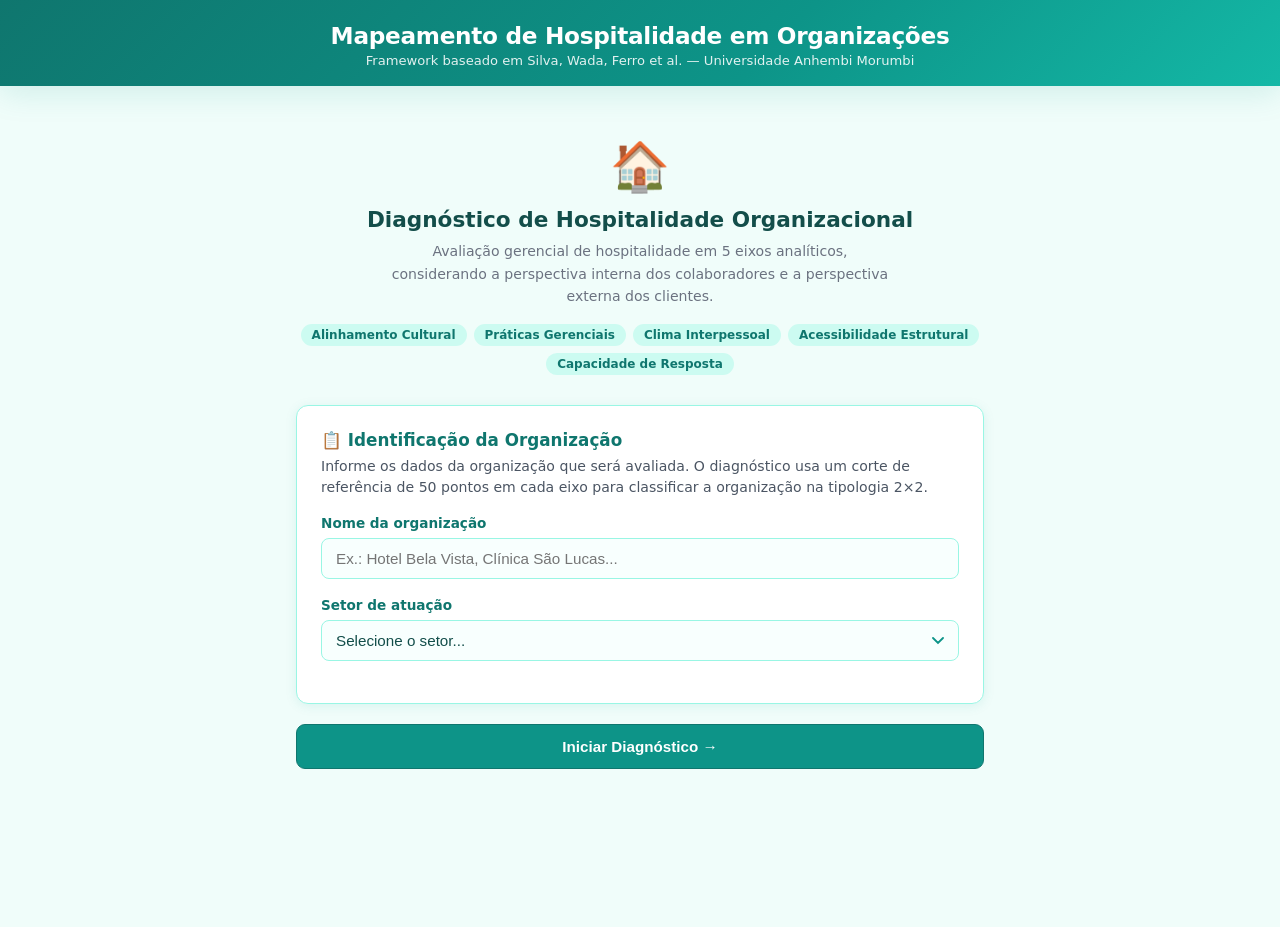
<file: mapeamento-hospitalidade.html>
<!DOCTYPE html>
<html lang="pt-BR">
<head>
<meta charset="UTF-8">
<meta name="viewport" content="width=device-width, initial-scale=1.0">
<title>Mapeamento de Hospitalidade — Framework Silva et al.</title>
<style>
  :root {
    --accent: #0d9488; --accent-dark: #0f766e; --accent-light: #ccfbf1; --accent-mid: #5eead4;
    --bg: #f0fdfa; --surface: #ffffff; --surface2: #f8fffe; --border: #99f6e4;
    --text: #134e4a; --text-secondary: #0f766e;
    --danger: #ef4444; --blue: #2563eb; --blue-light: #dbeafe; --green: #059669; --green-light: #d1fae5;
    --radius: 12px; --shadow: 0 2px 12px rgba(13,148,136,0.10); --shadow-lg: 0 6px 32px rgba(13,148,136,0.15);
  }
  * { box-sizing: border-box; margin: 0; padding: 0; }
  body { font-family: 'Segoe UI', system-ui, -apple-system, sans-serif; background: var(--bg); color: var(--text); min-height: 100vh; }
  .app-header { background: linear-gradient(135deg, var(--accent-dark) 0%, var(--accent) 60%, #14b8a6 100%); color: white; padding: 22px 20px 18px; text-align: center; box-shadow: var(--shadow-lg); }
  .app-header h1 { font-size: 1.45rem; font-weight: 700; letter-spacing: -0.3px; margin-bottom: 4px; }
  .app-header p { font-size: 0.82rem; opacity: 0.88; }
  .progress-wrap { background: white; padding: 10px 20px 0; border-bottom: 1px solid var(--border); }
  .progress-labels { display: flex; justify-content: space-between; font-size: 0.72rem; font-weight: 600; color: var(--text-secondary); margin-bottom: 5px; }
  .progress-bar-bg { width: 100%; height: 6px; background: var(--accent-light); border-radius: 3px; margin-bottom: 10px; }
  .progress-bar-fill { height: 6px; background: linear-gradient(90deg, var(--accent), var(--accent-mid)); border-radius: 3px; transition: width 0.4s cubic-bezier(.4,0,.2,1); }
  .screen { display: none; } .screen.active { display: block; }
  .container { max-width: 720px; margin: 0 auto; padding: 24px 16px 48px; }
  .card { background: var(--surface); border-radius: var(--radius); border: 1px solid var(--border); box-shadow: var(--shadow); padding: 24px; margin-bottom: 20px; }
  .card-title { font-size: 1.05rem; font-weight: 700; color: var(--accent-dark); margin-bottom: 6px; display: flex; align-items: center; gap: 8px; }
  .card-desc { font-size: 0.88rem; color: #4b5563; line-height: 1.55; margin-bottom: 16px; }
  .form-group { margin-bottom: 18px; }
  .form-group label { display: block; font-size: 0.85rem; font-weight: 600; color: var(--text-secondary); margin-bottom: 7px; }
  .form-input { width: 100%; padding: 11px 14px; border: 1.5px solid var(--border); border-radius: 8px; font-size: 0.95rem; color: var(--text); background: var(--surface2); transition: border-color 0.2s; outline: none; }
  .form-input:focus { border-color: var(--accent); background: white; }
  .form-select { width: 100%; padding: 11px 14px; border: 1.5px solid var(--border); border-radius: 8px; font-size: 0.95rem; color: var(--text); background: var(--surface2); cursor: pointer; outline: none; appearance: none; background-image: url("data:image/svg+xml,%3Csvg xmlns='http://www.w3.org/2000/svg' width='12' height='8' viewBox='0 0 12 8'%3E%3Cpath d='M1 1l5 5 5-5' stroke='%230d9488' stroke-width='1.8' fill='none' stroke-linecap='round'/%3E%3C/svg%3E"); background-repeat: no-repeat; background-position: right 14px center; padding-right: 36px; }
  .form-select:focus { border-color: var(--accent); background-color: white; }
  .axis-card { background: var(--surface); border-radius: var(--radius); border: 1.5px solid var(--border); box-shadow: var(--shadow); padding: 20px; margin-bottom: 18px; transition: border-color 0.2s, box-shadow 0.2s; }
  .axis-card.complete { border-color: var(--accent); box-shadow: 0 2px 12px rgba(13,148,136,0.18); }
  .axis-header { display: flex; align-items: center; gap: 10px; margin-bottom: 8px; }
  .axis-icon { width: 36px; height: 36px; border-radius: 8px; background: var(--accent-light); color: var(--accent-dark); display: flex; align-items: center; justify-content: center; font-size: 1.1rem; flex-shrink: 0; }
  .axis-name { font-size: 1rem; font-weight: 700; color: var(--text); }
  .axis-check { margin-left: auto; color: var(--accent); font-size: 1.2rem; display: none; }
  .axis-card.complete .axis-check { display: inline; }
  .axis-desc { font-size: 0.83rem; color: #6b7280; line-height: 1.5; margin-bottom: 14px; padding-left: 46px; }
  .selector-label { font-size: 0.8rem; font-weight: 600; color: var(--text-secondary); margin-bottom: 9px; margin-top: 4px; }
  .scale-group { display: grid; grid-template-columns: repeat(5, 1fr); gap: 7px; }
  @media (max-width: 520px) { .scale-group { grid-template-columns: repeat(3, 1fr); } }
  .btn-scale { padding: 10px 6px 8px; border-radius: 9px; border: 1.5px solid var(--border); background: var(--surface2); color: var(--text); font-size: 0.78rem; font-weight: 500; cursor: pointer; transition: all 0.15s; text-align: center; line-height: 1.3; }
  .btn-scale .scale-num { display: block; font-size: 1.05rem; font-weight: 700; margin-bottom: 3px; }
  .btn-scale:hover { border-color: var(--accent); background: var(--accent-light); color: var(--accent-dark); }
  .btn-scale.selected { background: var(--accent); border-color: var(--accent-dark); color: white; font-weight: 600; }
  .btn-scale.level-1.selected { background: #dc2626; border-color: #b91c1c; }
  .btn-scale.level-2.selected { background: #f97316; border-color: #ea580c; }
  .btn-scale.level-3.selected { background: #eab308; border-color: #ca8a04; color: #1c1917; }
  .btn-scale.level-4.selected { background: #22c55e; border-color: #16a34a; }
  .btn-scale.level-5.selected { background: #2563eb; border-color: #1d4ed8; }
  .nav-bar { display: flex; justify-content: space-between; align-items: center; max-width: 720px; margin: 0 auto; padding: 14px 16px; background: white; border-top: 1px solid var(--border); position: sticky; bottom: 0; z-index: 100; box-shadow: 0 -3px 12px rgba(13,148,136,0.08); }
  .btn-nav { padding: 11px 24px; border-radius: 9px; font-size: 0.93rem; font-weight: 600; cursor: pointer; transition: all 0.18s; border: none; display: flex; align-items: center; gap: 7px; }
  .btn-back { background: var(--surface2); color: var(--text-secondary); border: 1.5px solid var(--border); }
  .btn-back:hover { background: var(--accent-light); border-color: var(--accent); color: var(--accent-dark); }
  .btn-next { background: linear-gradient(135deg, var(--accent), var(--accent-dark)); color: white; box-shadow: 0 2px 8px rgba(13,148,136,0.3); }
  .btn-next:hover:not(:disabled) { transform: translateY(-1px); box-shadow: 0 4px 14px rgba(13,148,136,0.4); }
  .btn-next:disabled { background: #d1d5db; color: #9ca3af; cursor: not-allowed; box-shadow: none; }
  .nav-counter { font-size: 0.8rem; color: var(--text-secondary); font-weight: 500; }
  .results-hero { background: linear-gradient(135deg, var(--accent-dark) 0%, var(--accent) 100%); color: white; border-radius: var(--radius); padding: 24px; margin-bottom: 20px; text-align: center; }
  .results-hero h2 { font-size: 1.2rem; font-weight: 700; margin-bottom: 6px; }
  .results-hero p { font-size: 0.85rem; opacity: 0.9; }
  .gauges-row { display: grid; grid-template-columns: 1fr 1fr; gap: 14px; margin-bottom: 20px; }
  @media (max-width: 480px) { .gauges-row { grid-template-columns: 1fr; } }
  .gauge-card { background: var(--surface); border-radius: var(--radius); border: 1.5px solid var(--border); box-shadow: var(--shadow); padding: 18px 12px 14px; text-align: center; }
  .gauge-title { font-size: 0.78rem; font-weight: 700; color: var(--text-secondary); text-transform: uppercase; letter-spacing: 0.5px; margin-bottom: 6px; }
  .gauge-value { font-size: 2rem; font-weight: 800; margin-top: 2px; line-height: 1; }
  .gauge-value.internal { color: var(--blue); } .gauge-value.external { color: var(--green); }
  .gauge-sub { font-size: 0.75rem; color: #6b7280; margin-top: 3px; }
  .matrix-section { background: var(--surface); border-radius: var(--radius); border: 1.5px solid var(--border); box-shadow: var(--shadow); padding: 20px; margin-bottom: 20px; text-align: center; }
  .section-title { font-size: 0.95rem; font-weight: 700; color: var(--text); margin-bottom: 14px; text-align: left; display: flex; align-items: center; gap: 7px; }
  .section-title::before { content: ''; width: 4px; height: 18px; background: var(--accent); border-radius: 2px; display: inline-block; }
  .axis-bars { background: var(--surface); border-radius: var(--radius); border: 1.5px solid var(--border); box-shadow: var(--shadow); padding: 20px; margin-bottom: 20px; }
  .bar-row { margin-bottom: 16px; } .bar-row:last-child { margin-bottom: 0; }
  .bar-meta { display: flex; justify-content: space-between; align-items: baseline; margin-bottom: 5px; }
  .bar-name { font-size: 0.85rem; font-weight: 600; color: var(--text); }
  .bar-scores { font-size: 0.78rem; color: #6b7280; }
  .bar-track { width: 100%; height: 9px; background: #f3f4f6; border-radius: 5px; margin-bottom: 4px; overflow: hidden; }
  .bar-fill { height: 9px; border-radius: 5px; width: 0; transition: width 0.7s cubic-bezier(.4,0,.2,1); }
  .bar-fill.internal { background: linear-gradient(90deg, #3b82f6, #2563eb); }
  .bar-fill.external { background: linear-gradient(90deg, #34d399, #059669); }
  .bar-legend { display: flex; gap: 14px; font-size: 0.75rem; color: #6b7280; margin-bottom: 12px; padding-bottom: 10px; border-bottom: 1px solid var(--border); }
  .legend-dot { width: 10px; height: 10px; border-radius: 50%; display: inline-block; margin-right: 4px; vertical-align: middle; }
  .legend-dot.internal { background: #2563eb; } .legend-dot.external { background: #059669; }
  .quadrant-card { border-radius: var(--radius); border: 2px solid; padding: 20px; margin-bottom: 20px; }
  .quadrant-card.q1 { background: #f0fdf4; border-color: #86efac; }
  .quadrant-card.q2 { background: #eff6ff; border-color: #93c5fd; }
  .quadrant-card.q3 { background: #fefce8; border-color: #fde047; }
  .quadrant-card.q4 { background: #fef2f2; border-color: #fca5a5; }
  .quadrant-name { font-size: 1.05rem; font-weight: 700; margin-bottom: 8px; }
  .quadrant-card.q1 .quadrant-name { color: #15803d; } .quadrant-card.q2 .quadrant-name { color: #1d4ed8; }
  .quadrant-card.q3 .quadrant-name { color: #a16207; } .quadrant-card.q4 .quadrant-name { color: #b91c1c; }
  .quadrant-desc { font-size: 0.87rem; color: #374151; line-height: 1.6; margin-bottom: 12px; }
  .quadrant-impl { font-size: 0.83rem; color: #4b5563; line-height: 1.55; }
  .quadrant-impl strong { color: #374151; }
  .priorities-list { background: var(--surface); border-radius: var(--radius); border: 1.5px solid var(--border); box-shadow: var(--shadow); padding: 20px; margin-bottom: 20px; }
  .priority-item { display: flex; align-items: flex-start; gap: 12px; padding: 12px 0; border-bottom: 1px solid var(--border); }
  .priority-item:last-child { border-bottom: none; padding-bottom: 0; }
  .priority-badge { width: 28px; height: 28px; border-radius: 50%; background: var(--accent-light); color: var(--accent-dark); font-size: 0.78rem; font-weight: 700; display: flex; align-items: center; justify-content: center; flex-shrink: 0; margin-top: 1px; }
  .priority-axis { font-size: 0.88rem; font-weight: 700; color: var(--text); margin-bottom: 2px; }
  .priority-gap { font-size: 0.78rem; color: #6b7280; margin-bottom: 5px; }
  .priority-gap .gap-num { font-weight: 700; color: var(--danger); }
  .priority-rec { font-size: 0.82rem; color: #4b5563; line-height: 1.5; }
  .footnote { background: var(--surface2); border: 1px solid var(--border); border-radius: var(--radius); padding: 16px 18px; margin-bottom: 30px; }
  .footnote p { font-size: 0.78rem; color: #6b7280; line-height: 1.55; margin-bottom: 6px; }
  .footnote p:last-child { margin-bottom: 0; } .footnote strong { color: #374151; }
  .btn-restart { display: block; width: 100%; padding: 13px; background: var(--surface); border: 1.5px solid var(--accent); color: var(--accent-dark); border-radius: 9px; font-size: 0.95rem; font-weight: 600; cursor: pointer; text-align: center; transition: all 0.18s; margin-bottom: 30px; }
  .btn-restart:hover { background: var(--accent-light); }
  .step0-hero { text-align: center; padding: 28px 0 10px; }
  .step0-hero .icon-big { font-size: 3rem; margin-bottom: 12px; display: block; }
  .step0-hero h2 { font-size: 1.35rem; font-weight: 700; color: var(--text); margin-bottom: 8px; }
  .step0-hero p { font-size: 0.88rem; color: #6b7280; line-height: 1.6; max-width: 500px; margin: 0 auto; }
  .framework-pills { display: flex; flex-wrap: wrap; gap: 7px; justify-content: center; margin-top: 16px; margin-bottom: 20px; }
  .framework-pill { font-size: 0.75rem; padding: 4px 11px; border-radius: 99px; background: var(--accent-light); color: var(--accent-dark); font-weight: 600; }
  .scale-legend { display: flex; justify-content: space-between; font-size: 0.72rem; color: #9ca3af; margin-top: 6px; padding: 0 2px; }
  @keyframes fadeInUp { from { opacity: 0; transform: translateY(16px); } to { opacity: 1; transform: translateY(0); } }
  .screen.active .container > * { animation: fadeInUp 0.35s ease both; }
  .screen.active .container > *:nth-child(2) { animation-delay: 0.05s; }
  .screen.active .container > *:nth-child(3) { animation-delay: 0.1s; }
  .screen.active .container > *:nth-child(4) { animation-delay: 0.15s; }
  .screen.active .container > *:nth-child(5) { animation-delay: 0.2s; }
  .gs-save-row{display:flex;justify-content:center;margin:1.2rem 0 1.5rem}
  .btn-gs{display:inline-flex;align-items:center;gap:.5rem;padding:.65rem 1.4rem;border-radius:8px;font-size:.88rem;font-weight:600;border:none;cursor:pointer;font-family:inherit;transition:background .2s,transform .2s}
  .btn-gs-save{background:#16a34a;color:#fff}
  .btn-gs-save:hover{background:#15803d;transform:translateY(-1px)}
  .gs-toast{position:fixed;bottom:1.5rem;left:50%;transform:translateX(-50%) translateY(80px);background:#1e293b;color:#fff;padding:.7rem 1.4rem;border-radius:8px;font-size:.85rem;font-weight:600;opacity:0;transition:opacity .3s,transform .3s;z-index:2000;white-space:nowrap;pointer-events:none}
  .gs-toast--show{opacity:1;transform:translateX(-50%) translateY(0)}
  .gs-toast--success{background:#16a34a}
  .gs-toast--error{background:#dc2626}
</style>
</head>
<body>

<div class="app-header">
  <h1>Mapeamento de Hospitalidade em Organizações</h1>
  <p>Framework baseado em Silva, Wada, Ferro et al. — Universidade Anhembi Morumbi</p>
</div>

<div class="progress-wrap" id="progressWrap" style="display:none;">
  <div class="progress-labels"><span id="progressLabel">Perspectiva Interna</span><span id="progressPct">0%</span></div>
  <div class="progress-bar-bg"><div class="progress-bar-fill" id="progressFill" style="width:0%"></div></div>
</div>

<div class="screen active" id="screen0">
  <div class="container">
    <div class="step0-hero">
      <span class="icon-big">&#127968;</span>
      <h2>Diagnóstico de Hospitalidade Organizacional</h2>
      <p>Avaliação gerencial de hospitalidade em 5 eixos analíticos, considerando a perspectiva interna dos colaboradores e a perspectiva externa dos clientes.</p>
      <div class="framework-pills">
        <span class="framework-pill">Alinhamento Cultural</span>
        <span class="framework-pill">Práticas Gerenciais</span>
        <span class="framework-pill">Clima Interpessoal</span>
        <span class="framework-pill">Acessibilidade Estrutural</span>
        <span class="framework-pill">Capacidade de Resposta</span>
      </div>
    </div>
    <div class="card">
      <div class="card-title">&#128203; Identificação da Organização</div>
      <div class="card-desc">Informe os dados da organização que será avaliada. O diagnóstico usa um corte de referência de 50 pontos em cada eixo para classificar a organização na tipologia 2×2.</div>
      <div class="form-group"><label for="companyName">Nome da organização</label><input type="text" class="form-input" id="companyName" placeholder="Ex.: Hotel Bela Vista, Clínica São Lucas..." /></div>
      <div class="form-group"><label for="sectorSelect">Setor de atuação</label>
        <select class="form-select" id="sectorSelect">
          <option value="">Selecione o setor...</option>
          <option value="Alimentação">Alimentação &amp; Restaurantes</option>
          <option value="Saúde">Saúde &amp; Bem-estar</option>
          <option value="Bancário/Financeiro">Bancário / Financeiro</option>
          <option value="Educação">Educação</option>
          <option value="Aviação">Aviação &amp; Transporte</option>
          <option value="Hospitalidade/Hotelaria">Hospitalidade / Hotelaria</option>
          <option value="Varejo">Varejo &amp; Comércio</option>
          <option value="Outro">Outro</option>
        </select>
      </div>
    </div>
    <div style="padding: 0 0 80px;">
      <button class="btn-restart" id="btnStep0Next" onclick="goToStep1()" disabled style="background: var(--accent); color: white; border-color: var(--accent-dark);">Iniciar Diagnóstico &#8594;</button>
    </div>
  </div>
</div>

<div class="screen" id="screen1">
  <div class="container">
    <div class="card" style="background: var(--blue-light); border-color: #93c5fd;">
      <div class="card-title" style="color: #1d4ed8;">&#128101; Perspectiva Interna — Colaboradores</div>
      <div class="card-desc" style="color: #1e40af;">Para cada eixo, avalie como os <strong>colaboradores</strong> vivenciam este aspecto na organização. Baseie-se no seu conhecimento do ambiente interno, pesquisas de clima, conversas com a equipe ou qualquer outra fonte disponível.</div>
    </div>
    <div id="internalAxes"></div>
    <div style="height: 80px;"></div>
  </div>
</div>

<div class="screen" id="screen2">
  <div class="container">
    <div class="card" style="background: var(--green-light); border-color: #6ee7b7;">
      <div class="card-title" style="color: #065f46;">&#11088; Perspectiva Externa — Clientes</div>
      <div class="card-desc" style="color: #064e3b;">Para cada eixo, avalie como os <strong>clientes</strong> percebem este aspecto da organização. Baseie-se em feedbacks recebidos, pesquisas de satisfação, canais de atendimento ou sua percepção geral sobre a experiência do cliente.</div>
    </div>
    <div id="externalAxes"></div>
    <div style="height: 80px;"></div>
  </div>
</div>

<div class="screen" id="screen3">
  <div class="container">
    <div class="results-hero">
      <h2 id="resultsTitle">Diagnóstico Concluído</h2>
      <p id="resultsSubtitle">Mapeamento de Hospitalidade Organizacional</p>
    </div>
    <div class="gauges-row">
      <div class="gauge-card">
        <div class="gauge-title">&#128101; Centroide Interno (Ȳ)</div>
        <svg width="160" height="90" viewBox="0 0 160 90" style="display:block;margin:0 auto;">
          <path d="M 16 80 A 64 64 0 0 1 144 80" fill="none" stroke="#e5e7eb" stroke-width="12" stroke-linecap="round"/>
          <path d="M 16 80 A 64 64 0 0 1 144 80" fill="none" stroke="#2563eb" stroke-width="12" stroke-linecap="round" stroke-dasharray="201" stroke-dashoffset="201" id="gaugeInternal" style="transition: stroke-dashoffset 1s cubic-bezier(.4,0,.2,1)"/>
          <text x="80" y="75" text-anchor="middle" font-size="13" fill="#6b7280" font-family="inherit">0–100</text>
        </svg>
        <div class="gauge-value internal" id="gaugeInternalVal">—</div>
        <div class="gauge-sub">Média dos 5 eixos internos</div>
      </div>
      <div class="gauge-card">
        <div class="gauge-title">&#11088; Centroide Externo (X̄)</div>
        <svg width="160" height="90" viewBox="0 0 160 90" style="display:block;margin:0 auto;">
          <path d="M 16 80 A 64 64 0 0 1 144 80" fill="none" stroke="#e5e7eb" stroke-width="12" stroke-linecap="round"/>
          <path d="M 16 80 A 64 64 0 0 1 144 80" fill="none" stroke="#059669" stroke-width="12" stroke-linecap="round" stroke-dasharray="201" stroke-dashoffset="201" id="gaugeExternal" style="transition: stroke-dashoffset 1s cubic-bezier(.4,0,.2,1)"/>
          <text x="80" y="75" text-anchor="middle" font-size="13" fill="#6b7280" font-family="inherit">0–100</text>
        </svg>
        <div class="gauge-value external" id="gaugeExternalVal">—</div>
        <div class="gauge-sub">Média dos 5 eixos externos</div>
      </div>
    </div>
    <div class="matrix-section">
      <div class="section-title">Matriz de Tipologia 2×2</div>
      <svg id="matrixSvg" width="320" height="320" viewBox="0 0 320 320" style="max-width:100%;"></svg>
      <div style="display:flex;gap:14px;justify-content:center;margin-top:10px;flex-wrap:wrap;">
        <span style="font-size:0.73rem;color:#15803d;font-weight:600;">&#9632; Convergência I-E</span>
        <span style="font-size:0.73rem;color:#1d4ed8;font-weight:600;">&#9632; Predominância Interna</span>
        <span style="font-size:0.73rem;color:#a16207;font-weight:600;">&#9632; Predominância Externa</span>
        <span style="font-size:0.73rem;color:#b91c1c;font-weight:600;">&#9632; Baixa Intensidade</span>
      </div>
    </div>
    <div class="axis-bars">
      <div class="section-title">Pontuação por Eixo</div>
      <div class="bar-legend">
        <span><span class="legend-dot internal"></span> Perspectiva Interna</span>
        <span><span class="legend-dot external"></span> Perspectiva Externa</span>
      </div>
      <div id="axisBars"></div>
    </div>
    <div id="quadrantCard"></div>
    <div class="priorities-list">
      <div class="section-title">Prioridades de Ação</div>
      <div id="prioritiesList"></div>
    </div>
    <div class="footnote">
      <p><strong>Referência metodológica:</strong> Silva, R. C., Wada, E. K., Ferro, R., Cavenaghi, A., et al. Mapping hospitality in organizations through open web data: An indicator-based approach. Universidade Anhembi Morumbi. (<em>No prelo / International Journal of Contemporary Hospitality Management</em>)</p>
      <p><strong>Nota metodológica:</strong> Cada eixo é avaliado em escala ordinal de 5 pontos (Crítico = 10, Fraco = 30, Moderado = 50, Bom = 70, Excelente = 90). Os centroides Ȳ (interno) e X̄ (externo) correspondem à média dos 5 eixos em cada perspectiva. O corte de referência é 50 pontos, determinando o quadrante da tipologia 2×2.</p>
    </div>
    <button class="btn-restart" onclick="restartApp()">&#8635; Realizar novo diagnóstico</button>
    <div class="gs-save-row">
      <button class="btn-gs btn-gs-save" onclick="gsSave()">Salvar</button>
    </div>
  </div>
</div>

<div class="nav-bar" id="navBar" style="display:none;">
  <button class="btn-nav btn-back" id="btnBack" onclick="navBack()">&#8592; Voltar</button>
  <span class="nav-counter" id="navCounter"></span>
  <button class="btn-nav btn-next" id="btnNext" onclick="navNext()">Próximo &#8594;</button>
</div>

<script>
var AXES = [
  { id:0, name:"Alinhamento Cultural", icon:"&#127775;",
    descInternal:"Em que medida os valores declarados pela organização refletem-se nas práticas cotidianas dos colaboradores? Considere a coerência entre discurso e prática, a ética organizacional, as políticas de inclusão e o comprometimento real da liderança com os valores institucionais.",
    descExternal:"Como os clientes percebem a autenticidade e a coerência da organização? Avalie se as promessas e a comunicação da marca correspondem à experiência real entregue, e se há respeito à diversidade dos clientes.",
    recInternal:"Promover auditorias regulares de cultura organizacional, alinhar comunicação interna com os valores declarados e criar canais de escuta seguros para os colaboradores.",
    recExternal:"Revisar a comunicação com clientes, garantir que as promessas da marca sejam operacionalizadas e coletar feedback sistemático sobre a percepção de valores." },
  { id:1, name:"Práticas Gerenciais", icon:"&#128084;",
    descInternal:"Como os colaboradores percebem a qualidade da liderança? Considere as práticas de reconhecimento e feedback, o grau de autonomia concedido, a equidade no tratamento e a transparência nos processos de avaliação e promoção.",
    descExternal:"Como a gestão impacta a experiência do cliente? Avalie a eficiência no atendimento, a consistência do serviço, a capacitação visível da equipe e a postura dos gestores em situações de conflito ou insatisfação.",
    recInternal:"Implementar programas estruturados de reconhecimento, treinamento de liderança situacional e processos transparentes de avaliação de desempenho.",
    recExternal:"Capacitar gestores para situações de atendimento ao cliente, criar protocolos claros de escalação e garantir presença gerencial nos pontos críticos da experiência." },
  { id:2, name:"Clima Interpessoal", icon:"&#129309;",
    descInternal:"Como estão as relações entre os colaboradores? Avalie a qualidade da colaboração e do espírito de equipe, o respeito mútuo, a segurança psicológica para expressão de ideias e o sentimento de pertencimento na organização.",
    descExternal:"Como o clima interno é percebido pelos clientes por meio das interações? Avalie a cordialidade genuína, o calor humano, a consistência no tratamento e a disposição da equipe em ajudar além do mínimo esperado.",
    recInternal:"Realizar pesquisas de clima organizacional regulares, implementar políticas anti-assédio e criar espaços formais para integração e construção de confiança entre equipes.",
    recExternal:"Monitorar feedbacks sobre o atendimento, criar programas que cultivem genuíno cuidado com o cliente e alinhar o clima interno positivo com a experiência de serviço." },
  { id:3, name:"Acessibilidade Estrutural", icon:"&#127959;",
    descInternal:"Os colaboradores têm os recursos, ferramentas e infraestrutura necessários para realizar seu trabalho? Avalie o acesso à informação, a tecnologia disponível, a ergonomia e a qualidade dos processos e suporte operacional.",
    descExternal:"Com que facilidade os clientes acessam produtos, serviços e suporte? Avalie a clareza dos canais disponíveis, a acessibilidade física e digital, a fluidez dos processos e a remoção de barreiras na jornada do cliente.",
    recInternal:"Mapear lacunas de ferramentas e sistemas, investir em infraestrutura adequada e simplificar processos internos que geram retrabalho ou frustração operacional.",
    recExternal:"Auditar a jornada do cliente, remover pontos de fricção, ampliar canais de atendimento e garantir acessibilidade para diferentes perfis de usuário." },
  { id:4, name:"Capacidade de Resposta", icon:"&#9889;",
    descInternal:"Quão ágil é a organização para resolver problemas internos? Avalie a velocidade de resposta da liderança às demandas dos colaboradores, a eficácia na tomada de decisão e a capacidade de adaptação a mudanças.",
    descExternal:"Com que velocidade e eficácia a organização responde às demandas e necessidades dos clientes? Avalie o tempo de resposta, a taxa de resolução, a comunicação proativa em falhas e a qualidade na recuperação do serviço.",
    recInternal:"Estabelecer SLAs internos para resposta a demandas dos colaboradores, criar protocolos de comunicação em crises e empoderar líderes intermediários para decisões ágeis.",
    recExternal:"Definir metas de tempo de resposta ao cliente, treinar equipes em resolução eficaz e criar processos estruturados de recuperação de serviço." }
];
var SCALE_MAP = { "Crítico":10, "Fraco":30, "Moderado":50, "Bom":70, "Excelente":90 };
var SCALE_KEYS = ["Crítico","Fraco","Moderado","Bom","Excelente"];
var QUADRANTS = {
  q1:{ cls:"q1", name:"Convergência Interna-Externa", emoji:"&#129395;",
    desc:"A organização apresenta alta hospitalidade percebida tanto por colaboradores quanto por clientes. Os valores e práticas de acolhimento internos se traduzem efetivamente na experiência do cliente, criando um ciclo virtuoso sustentável.",
    impl:"<strong>Implicação gerencial:</strong> Manter e institucionalizar as práticas que geraram essa convergência. Documentar processos exemplares, replicar para novas unidades e usar como referência em processos seletivos. Atenção para não deixar cair o padrão com crescimento acelerado." },
  q2:{ cls:"q2", name:"Predominância Interna", emoji:"&#128101;",
    desc:"Os colaboradores vivenciam alta hospitalidade interna, mas esse valor não está sendo suficientemente externalizado para os clientes. Há uma 'hospitalidade represada' que não chega ao ponto de contato.",
    impl:"<strong>Implicação gerencial:</strong> Investigar os gaps de translação do valor interno para a experiência do cliente. Revisar processos de atendimento, treinamento de linha de frente e sistemas de suporte que possam estar impedindo que o clima interno positivo se manifeste externamente." },
  q3:{ cls:"q3", name:"Predominância Externa", emoji:"&#9888;",
    desc:"Os clientes percebem boa hospitalidade, mas internamente os colaboradores não vivenciam a mesma cultura de acolhimento. Há risco de esgotamento (burnout) e insustentabilidade no médio prazo.",
    impl:"<strong>Implicação gerencial:</strong> Prioridade urgente em práticas de gestão de pessoas, clima organizacional e condições de trabalho. A experiência positiva do cliente pode estar sendo sustentada por colaboradores sobrecarregados — modelo de risco elevado para retenção de talentos." },
  q4:{ cls:"q4", name:"Baixa Intensidade Relacional", emoji:"&#128680;",
    desc:"Tanto colaboradores quanto clientes apresentam baixa percepção de hospitalidade. A organização enfrenta desafios sistêmicos que afetam simultaneamente o ambiente interno e a entrega de valor ao cliente.",
    impl:"<strong>Implicação gerencial:</strong> Intervenção sistêmica com prioridade máxima. Recomenda-se diagnóstico organizacional aprofundado, revisão da estratégia de pessoas e clientes, e plano de transformação cultural com métricas claras e acompanhamento trimestral." }
};
var state = { step:0, company:"", sector:"", internal:[], external:[] };
for (var i=0;i<5;i++){state.internal.push({level:null});state.external.push({level:null});}
function initStep0(){
  var ni=document.getElementById("companyName"),si=document.getElementById("sectorSelect"),btn=document.getElementById("btnStep0Next");
  function chk(){btn.disabled=!(ni.value.trim().length>0&&si.value!="");}
  ni.addEventListener("input",chk);si.addEventListener("change",chk);
}
function goToStep1(){state.company=document.getElementById("companyName").value.trim();state.sector=document.getElementById("sectorSelect").value;showScreen(1);}
function renderInternalAxes(){
  var c=document.getElementById("internalAxes");c.innerHTML="";
  for(var i=0;i<AXES.length;i++){(function(idx){
    var ax=AXES[idx],card=document.createElement("div");
    card.className="axis-card"+(state.internal[idx].level!==null?" complete":"");card.id="int-card-"+idx;
    var btns="";
    for(var k=0;k<SCALE_KEYS.length;k++){var lv=SCALE_KEYS[k],sel=state.internal[idx].level===lv?" selected":"";
      btns+='<button class="btn-scale level-'+(k+1)+sel+'" onclick="setIntLevel('+idx+',\''+lv+'\')"><span class="scale-num">'+SCALE_MAP[lv]+'</span>'+lv+'</button>';}
    card.innerHTML='<div class="axis-header"><div class="axis-icon">'+ax.icon+'</div><span class="axis-name">'+ax.name+'</span><span class="axis-check">&#10003;</span></div>'
      +'<div class="axis-desc">'+ax.descInternal+'</div>'
      +'<div class="selector-label">Avaliação — perspectiva dos colaboradores:</div>'
      +'<div class="scale-group">'+btns+'</div>'
      +'<div class="scale-legend"><span>Crítico</span><span>Fraco</span><span>Moderado</span><span>Bom</span><span>Excelente</span></div>';
    c.appendChild(card);
  })(i);}
  updateInternalNav();
}
function renderExternalAxes(){
  var c=document.getElementById("externalAxes");c.innerHTML="";
  for(var i=0;i<AXES.length;i++){(function(idx){
    var ax=AXES[idx],card=document.createElement("div");
    card.className="axis-card"+(state.external[idx].level!==null?" complete":"");card.id="ext-card-"+idx;
    var btns="";
    for(var k=0;k<SCALE_KEYS.length;k++){var lv=SCALE_KEYS[k],sel=state.external[idx].level===lv?" selected":"";
      btns+='<button class="btn-scale level-'+(k+1)+sel+'" onclick="setExtLevel('+idx+',\''+lv+'\')"><span class="scale-num">'+SCALE_MAP[lv]+'</span>'+lv+'</button>';}
    card.innerHTML='<div class="axis-header"><div class="axis-icon">'+ax.icon+'</div><span class="axis-name">'+ax.name+'</span><span class="axis-check">&#10003;</span></div>'
      +'<div class="axis-desc">'+ax.descExternal+'</div>'
      +'<div class="selector-label">Avaliação — perspectiva dos clientes:</div>'
      +'<div class="scale-group">'+btns+'</div>'
      +'<div class="scale-legend"><span>Crítico</span><span>Fraco</span><span>Moderado</span><span>Bom</span><span>Excelente</span></div>';
    c.appendChild(card);
  })(i);}
  updateExternalNav();
}
function setIntLevel(idx,level){
  state.internal[idx].level=level;
  var card=document.getElementById("int-card-"+idx),btns=card.querySelectorAll(".btn-scale");
  for(var i=0;i<btns.length;i++)btns[i].className="btn-scale level-"+(i+1)+(SCALE_KEYS[i]===level?" selected":"");
  card.className="axis-card complete";updateInternalNav();
}
function setExtLevel(idx,level){
  state.external[idx].level=level;
  var card=document.getElementById("ext-card-"+idx),btns=card.querySelectorAll(".btn-scale");
  for(var i=0;i<btns.length;i++)btns[i].className="btn-scale level-"+(i+1)+(SCALE_KEYS[i]===level?" selected":"");
  card.className="axis-card complete";updateExternalNav();
}
function calcEmpScore(idx){var l=state.internal[idx].level;return l?SCALE_MAP[l]:null;}
function calcCustScore(idx){var l=state.external[idx].level;return l?SCALE_MAP[l]:null;}
function calcCentroids(){
  var e=[],c=[];for(var i=0;i<5;i++){e.push(calcEmpScore(i));c.push(calcCustScore(i));}
  var y=0,x=0;for(var i=0;i<5;i++){y+=e[i];x+=c[i];}
  return{yBar:y/5,xBar:x/5,empScores:e,custScores:c};
}
function getQuadrant(x,y){if(x>=50&&y>=50)return"q1";if(x<50&&y>=50)return"q2";if(x>=50&&y<50)return"q3";return"q4";}
function countInternalDone(){var n=0;for(var i=0;i<5;i++)if(state.internal[i].level!==null)n++;return n;}
function countExternalDone(){var n=0;for(var i=0;i<5;i++)if(state.external[i].level!==null)n++;return n;}
function updateInternalNav(){var d=countInternalDone();document.getElementById("btnNext").disabled=d<5;document.getElementById("navCounter").textContent=d+" / 5 eixos";updateProgress(1,d/5);}
function updateExternalNav(){var d=countExternalDone();document.getElementById("btnNext").disabled=d<5;document.getElementById("navCounter").textContent=d+" / 5 eixos";updateProgress(2,d/5);}
function updateProgress(step,pct){
  var fill=document.getElementById("progressFill"),pctL=document.getElementById("progressPct"),lbl=document.getElementById("progressLabel");
  if(step===1){fill.style.width=(pct*50)+"%";lbl.textContent="Perspectiva Interna — Colaboradores";pctL.textContent=Math.round(pct*100)+"% desta etapa";}
  else{fill.style.width=(50+pct*50)+"%";lbl.textContent="Perspectiva Externa — Clientes";pctL.textContent=Math.round(pct*100)+"% desta etapa";}
}
function navBack(){if(state.step===1)showScreen(0);else if(state.step===2)showScreen(1);}
function navNext(){if(state.step===1)showScreen(2);else if(state.step===2){showScreen(3);buildResults();}}
function showScreen(n){
  document.querySelectorAll(".screen").forEach(function(s){s.className="screen";});
  document.getElementById("screen"+n).className="screen active";
  state.step=n;
  var pw=document.getElementById("progressWrap"),nb=document.getElementById("navBar"),btn=document.getElementById("btnNext");
  if(n===0){pw.style.display="none";nb.style.display="none";}
  else if(n===1){pw.style.display="block";nb.style.display="flex";btn.textContent="Próximo →";renderInternalAxes();updateInternalNav();window.scrollTo(0,0);}
  else if(n===2){pw.style.display="block";nb.style.display="flex";btn.textContent="Ver Resultados →";renderExternalAxes();updateExternalNav();window.scrollTo(0,0);}
  else if(n===3){pw.style.display="none";nb.style.display="none";window.scrollTo(0,0);}
}
function buildResults(){
  var data=calcCentroids(),yBar=data.yBar,xBar=data.xBar,empScores=data.empScores,custScores=data.custScores,qKey=getQuadrant(xBar,yBar);
  document.getElementById("resultsTitle").textContent=state.company||"Diagnóstico Concluído";
  document.getElementById("resultsSubtitle").textContent="Setor: "+(state.sector||"—")+" · Mapeamento de Hospitalidade Organizacional";
  document.getElementById("gaugeInternalVal").textContent=yBar.toFixed(1);
  document.getElementById("gaugeExternalVal").textContent=xBar.toFixed(1);
  setTimeout(function(){
    document.getElementById("gaugeInternal").style.strokeDashoffset=String(201*(1-yBar/100));
    document.getElementById("gaugeExternal").style.strokeDashoffset=String(201*(1-xBar/100));
  },100);
  buildMatrix(xBar,yBar,qKey);buildAxisBars(empScores,custScores);buildQuadrantCard(qKey);buildPriorities(empScores,custScores);
}
function buildMatrix(xBar,yBar,qKey){
  var svg=document.getElementById("matrixSvg"),W=320,H=320,pad=36,inner=W-pad*2;
  function toX(s){return pad+(s/100)*inner;}function toY(s){return pad+inner-(s/100)*inner;}
  var midX=toX(50),midY=toY(50),c="";
  c+='<rect x="'+midX+'" y="'+pad+'" width="'+(W-pad-midX)+'" height="'+(midY-pad)+'" fill="#d1fae5" opacity="0.7"/>';
  c+='<rect x="'+pad+'" y="'+pad+'" width="'+(midX-pad)+'" height="'+(midY-pad)+'" fill="#dbeafe" opacity="0.7"/>';
  c+='<rect x="'+midX+'" y="'+midY+'" width="'+(W-pad-midX)+'" height="'+(H-pad-midY)+'" fill="#fef9c3" opacity="0.7"/>';
  c+='<rect x="'+pad+'" y="'+midY+'" width="'+(midX-pad)+'" height="'+(H-pad-midY)+'" fill="#fee2e2" opacity="0.7"/>';
  c+='<rect x="'+pad+'" y="'+pad+'" width="'+inner+'" height="'+inner+'" fill="none" stroke="#d1d5db" stroke-width="1.5"/>';
  c+='<line x1="'+midX+'" y1="'+pad+'" x2="'+midX+'" y2="'+(H-pad)+'" stroke="#9ca3af" stroke-width="1.5" stroke-dasharray="5,3"/>';
  c+='<line x1="'+pad+'" y1="'+midY+'" x2="'+(W-pad)+'" y2="'+midY+'" stroke="#9ca3af" stroke-width="1.5" stroke-dasharray="5,3"/>';
  c+='<text x="'+(W/2)+'" y="'+(H-6)+'" text-anchor="middle" font-size="10" fill="#6b7280" font-family="inherit">Perspectiva Externa (X̄)</text>';
  c+='<text x="10" y="'+(H/2)+'" text-anchor="middle" font-size="10" fill="#6b7280" font-family="inherit" transform="rotate(-90,10,'+(H/2)+')">Perspectiva Interna (Ȳ)</text>';
  c+='<text x="'+(midX+5)+'" y="'+(pad+13)+'" font-size="8" fill="#15803d" font-family="inherit" font-weight="700">Convergência I-E</text>';
  c+='<text x="'+(pad+4)+'" y="'+(pad+13)+'" font-size="8" fill="#1d4ed8" font-family="inherit" font-weight="700">Pred. Interna</text>';
  c+='<text x="'+(midX+5)+'" y="'+(H-pad-4)+'" font-size="8" fill="#a16207" font-family="inherit" font-weight="700">Pred. Externa</text>';
  c+='<text x="'+(pad+4)+'" y="'+(H-pad-4)+'" font-size="8" fill="#b91c1c" font-family="inherit" font-weight="700">Baixa Intensidade</text>';
  c+='<text x="'+toX(0)+'" y="'+(H-pad+12)+'" text-anchor="middle" font-size="9" fill="#9ca3af" font-family="inherit">0</text>';
  c+='<text x="'+toX(50)+'" y="'+(H-pad+12)+'" text-anchor="middle" font-size="9" fill="#9ca3af" font-family="inherit">50</text>';
  c+='<text x="'+toX(100)+'" y="'+(H-pad+12)+'" text-anchor="middle" font-size="9" fill="#9ca3af" font-family="inherit">100</text>';
  c+='<text x="'+(pad-5)+'" y="'+toY(0)+'" text-anchor="end" font-size="9" fill="#9ca3af" font-family="inherit" dominant-baseline="middle">0</text>';
  c+='<text x="'+(pad-5)+'" y="'+toY(50)+'" text-anchor="end" font-size="9" fill="#9ca3af" font-family="inherit" dominant-baseline="middle">50</text>';
  c+='<text x="'+(pad-5)+'" y="'+toY(100)+'" text-anchor="end" font-size="9" fill="#9ca3af" font-family="inherit" dominant-baseline="middle">100</text>';
  var px=toX(xBar),py=toY(yBar),qColor={q1:"#059669",q2:"#2563eb",q3:"#d97706",q4:"#dc2626"}[qKey]||"#6b7280";
  c+='<circle cx="'+px+'" cy="'+py+'" r="12" fill="white" opacity="0.7"/>';
  c+='<circle cx="'+px+'" cy="'+py+'" r="9" fill="'+qColor+'" opacity="0.3"/>';
  c+='<circle cx="'+px+'" cy="'+py+'" r="7" fill="'+qColor+'"/>';
  c+='<circle cx="'+px+'" cy="'+py+'" r="7" fill="none" stroke="white" stroke-width="2"/>';
  var lx=px+10,ly=py-10;if(lx>W-70)lx=px-70;if(ly<pad+14)ly=py+18;
  c+='<rect x="'+(lx-2)+'" y="'+(ly-11)+'" width="66" height="16" rx="4" fill="white" opacity="0.9"/>';
  c+='<text x="'+lx+'" y="'+ly+'" font-size="9.5" fill="#374151" font-family="inherit" font-weight="600">X&#772;='+xBar.toFixed(1)+' &#562;='+yBar.toFixed(1)+'</text>';
  svg.innerHTML=c;
}
function buildAxisBars(empScores,custScores){
  var container=document.getElementById("axisBars");container.innerHTML="";
  for(var i=0;i<AXES.length;i++){
    var ax=AXES[i],es=empScores[i],cs=custScores[i],row=document.createElement("div");row.className="bar-row";
    row.innerHTML='<div class="bar-meta"><span class="bar-name">'+ax.icon+' '+ax.name+'</span><span class="bar-scores"><span style="color:#2563eb;font-weight:700;">'+es.toFixed(0)+'</span> / <span style="color:#059669;font-weight:700;">'+cs.toFixed(0)+'</span></span></div>'
      +'<div class="bar-track"><div class="bar-fill internal" id="barInt'+i+'" style="width:0%"></div></div>'
      +'<div class="bar-track"><div class="bar-fill external" id="barExt'+i+'" style="width:0%"></div></div>';
    container.appendChild(row);
  }
  setTimeout(function(){for(var i=0;i<5;i++){(function(idx){var bI=document.getElementById("barInt"+idx),bE=document.getElementById("barExt"+idx);if(bI)bI.style.width=empScores[idx]+"%";if(bE)bE.style.width=custScores[idx]+"%";})(i);}},200);
}
function buildQuadrantCard(qKey){
  var q=QUADRANTS[qKey];
  document.getElementById("quadrantCard").innerHTML='<div class="quadrant-card '+q.cls+'"><div class="quadrant-name">'+q.emoji+' Quadrante: '+q.name+'</div><div class="quadrant-desc">'+q.desc+'</div><div class="quadrant-impl">'+q.impl+'</div></div>';
}
function buildPriorities(empScores,custScores){
  var gaps=[];
  for(var i=0;i<5;i++)gaps.push({idx:i,gap:Math.abs(empScores[i]-custScores[i]),empScore:empScores[i],custScore:custScores[i],direction:empScores[i]>custScores[i]?"int":"ext"});
  gaps.sort(function(a,b){return b.gap-a.gap;});
  var html="";
  for(var k=0;k<gaps.length;k++){
    var g=gaps[k],ax=AXES[g.idx];
    var dirLabel=g.direction==="int"?"Interno ("+g.empScore.toFixed(0)+") supera Externo ("+g.custScore.toFixed(0)+")":"Externo ("+g.custScore.toFixed(0)+") supera Interno ("+g.empScore.toFixed(0)+")";
    var rec=g.direction==="int"?ax.recExternal:ax.recInternal;
    if(g.gap<5)rec="Eixo equilibrado. Mantenha o monitoramento contínuo para preservar o alinhamento entre as duas perspectivas.";
    html+='<div class="priority-item"><div class="priority-badge">'+(k+1)+'</div><div class="priority-content"><div class="priority-axis">'+ax.icon+' '+ax.name+'</div><div class="priority-gap">Gap: <span class="gap-num">'+g.gap.toFixed(0)+' pts</span> — '+dirLabel+'</div><div class="priority-rec">'+rec+'</div></div></div>';
  }
  document.getElementById("prioritiesList").innerHTML=html;
}
function restartApp(){
  state.company="";state.sector="";
  for(var i=0;i<5;i++){state.internal[i]={level:null};state.external[i]={level:null};}
  document.getElementById("companyName").value="";
  document.getElementById("sectorSelect").value="";
  document.getElementById("btnStep0Next").disabled=true;
  document.getElementById("gaugeInternal").style.strokeDashoffset="201";
  document.getElementById("gaugeExternal").style.strokeDashoffset="201";
  showScreen(0);
}
initStep0();

// ===== GOOGLE SHEETS =====
var GS_URL='https://script.google.com/macros/s/AKfycbxhsOG5I0wkOtyX4WUI-OkNIDXa3PXroUW9kFbq4OmSwKTgL1Zgy9U172M92eDJuPm5/exec';
function gsToast(msg,type){var t=document.getElementById('gsToast');if(!t)return;t.textContent=msg;t.className='gs-toast gs-toast--show'+(type?' gs-toast--'+type:'');clearTimeout(t._timer);t._timer=setTimeout(function(){t.className='gs-toast';},4000);}
function gsSave(){
  var c=calcCentroids(),qId=getQuadrant(c.xBar,c.yBar),qObj=QUADRANTS[qId];
  var axNames=['culturalAlignment','managerialPractices','interpersonalClimate','structuralAccessibility','responsiveness'],axes={};
  for(var i=0;i<5;i++)axes[axNames[i]]={internal:Math.round(c.empScores[i]),external:Math.round(c.custScores[i])};
  var data={app:'opendata',companyName:state.company,sector:state.sector,internalCentroid:Math.round(c.yBar),externalCentroid:Math.round(c.xBar),quadrant:qObj?qObj.name:qId,axes:axes};
  gsToast('Salvando na planilha…','');
  fetch(GS_URL,{method:'POST',mode:'no-cors',headers:{'Content-Type':'text/plain'},body:JSON.stringify(data)})
    .then(function(){gsToast('✅ Salvo na planilha do Google Sheets!','success');})
    .catch(function(){gsToast('❌ Falha de rede.','error');});
}
</script>

<div class="gs-toast" id="gsToast"></div>
</body>
</html>
</file>
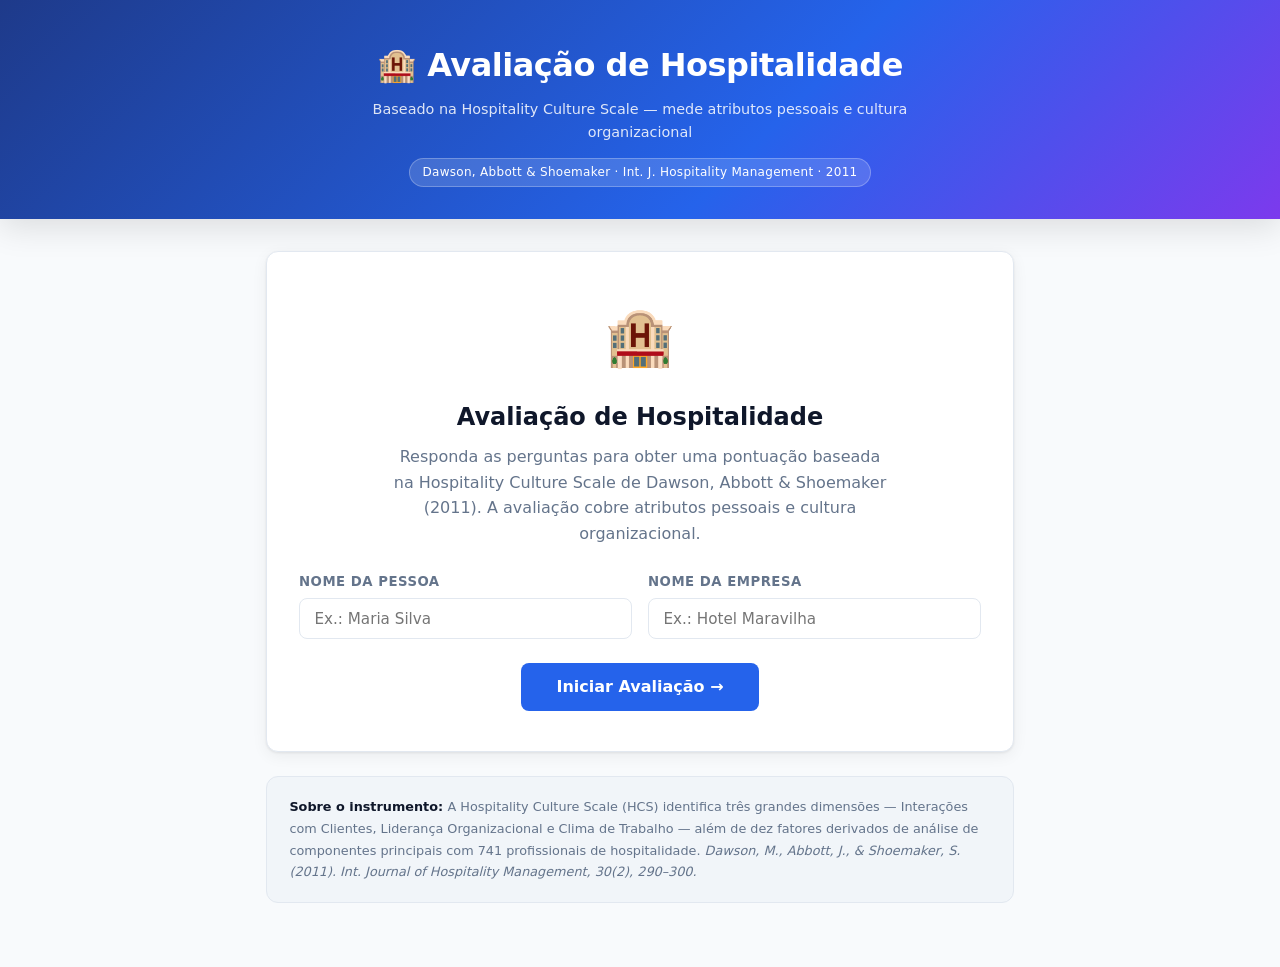
<file: hospitality-app/avaliacao-hospitalidade.html>
<!DOCTYPE html>
<html lang="pt-BR">
<head>
  <meta charset="UTF-8" />
  <meta name="viewport" content="width=device-width, initial-scale=1.0" />
  <title>Avaliação de Hospitalidade — Dawson, Abbott &amp; Shoemaker (2011)</title>
  <style>
*, *::before, *::after { box-sizing: border-box; margin: 0; padding: 0; }
:root {
  --bg: #f8fafc; --surface: #ffffff; --border: #e2e8f0;
  --text: #0f172a; --muted: #64748b; --accent: #2563eb;
  --accent-light: #eff6ff; --radius: 12px;
  --shadow: 0 1px 3px rgba(0,0,0,.08), 0 4px 16px rgba(0,0,0,.06);
  --shadow-lg: 0 8px 32px rgba(0,0,0,.12); --transition: .2s ease;
}
body { font-family: 'Segoe UI', system-ui, -apple-system, sans-serif; background: var(--bg); color: var(--text); min-height: 100vh; line-height: 1.6; }
.container { max-width: 780px; margin: 0 auto; padding: 0 1rem 4rem; }
.app-header { background: linear-gradient(135deg, #1e3a8a 0%, #2563eb 60%, #7c3aed 100%); color: #fff; padding: 2.5rem 1rem 2rem; text-align: center; margin-bottom: 2rem; box-shadow: var(--shadow-lg); }
.app-header h1 { font-size: clamp(1.4rem, 4vw, 2rem); font-weight: 800; letter-spacing: -.5px; margin-bottom: .4rem; }
.app-header .subtitle { font-size: .9rem; opacity: .85; max-width: 560px; margin: 0 auto; }
.citation { display: inline-block; margin-top: .9rem; font-size: .75rem; background: rgba(255,255,255,.15); border: 1px solid rgba(255,255,255,.25); border-radius: 20px; padding: .25rem .8rem; letter-spacing: .3px; }
.progress-wrap { background: var(--surface); border-radius: var(--radius); box-shadow: var(--shadow); padding: 1.1rem 1.4rem; margin-bottom: 1.5rem; display: flex; align-items: center; gap: 1rem; }
.progress-label { font-size: .8rem; color: var(--muted); white-space: nowrap; min-width: 90px; }
.progress-bar { flex: 1; height: 8px; background: var(--border); border-radius: 99px; overflow: hidden; }
.progress-fill { height: 100%; background: linear-gradient(90deg, #2563eb, #7c3aed); border-radius: 99px; transition: width .4s ease; }
.progress-pct { font-size: .8rem; font-weight: 700; color: var(--accent); min-width: 38px; text-align: right; }
.card { background: var(--surface); border-radius: var(--radius); box-shadow: var(--shadow); padding: 1.6rem; margin-bottom: 1.2rem; border: 1px solid var(--border); transition: box-shadow var(--transition); }
.card:hover { box-shadow: var(--shadow-lg); }
.intro-card { text-align: center; padding: 2.5rem 2rem; }
.intro-icon { font-size: 3.5rem; margin-bottom: 1rem; }
.intro-card h2 { font-size: 1.5rem; margin-bottom: .5rem; }
.intro-card p { color: var(--muted); margin-bottom: 1.5rem; max-width: 500px; margin-left: auto; margin-right: auto; }
.form-grid { display: grid; grid-template-columns: 1fr 1fr; gap: 1rem; margin-bottom: 1.5rem; }
@media (max-width: 560px) { .form-grid { grid-template-columns: 1fr; } }
.form-field { display: flex; flex-direction: column; gap: .4rem; text-align: left; }
.form-field label { font-size: .83rem; font-weight: 600; color: var(--muted); text-transform: uppercase; letter-spacing: .5px; }
.form-field input { border: 1.5px solid var(--border); border-radius: 8px; padding: .65rem .9rem; font-size: .95rem; font-family: inherit; transition: border-color var(--transition), box-shadow var(--transition); outline: none; color: var(--text); }
.form-field input:focus { border-color: var(--accent); box-shadow: 0 0 0 3px rgba(37,99,235,.15); }
.form-field input.error { border-color: #ef4444; }
.step-header { background: linear-gradient(135deg, var(--accent-light) 0%, #f5f3ff 100%); border-radius: var(--radius); padding: 1.3rem 1.6rem; margin-bottom: 1.2rem; border: 1px solid #bfdbfe; }
.step-header .step-badge { display: inline-block; font-size: .7rem; font-weight: 700; text-transform: uppercase; letter-spacing: 1px; background: var(--accent); color: #fff; padding: .2rem .7rem; border-radius: 20px; margin-bottom: .5rem; }
.step-header h2 { font-size: 1.2rem; margin-bottom: .2rem; }
.step-header p { font-size: .87rem; color: var(--muted); }
.section-header { display: flex; align-items: flex-start; gap: .9rem; margin-bottom: 1rem; }
.section-dot { width: 14px; height: 14px; border-radius: 50%; flex-shrink: 0; margin-top: 4px; }
.section-header h3 { font-size: 1rem; font-weight: 700; }
.section-header .dim-tag { font-size: .7rem; font-weight: 600; text-transform: uppercase; letter-spacing: .5px; opacity: .7; margin-top: 2px; }
.section-header p { font-size: .83rem; color: var(--muted); }
.question-item { margin-bottom: 1.2rem; padding-bottom: 1.2rem; border-bottom: 1px solid var(--border); }
.question-item:last-child { margin-bottom: 0; padding-bottom: 0; border-bottom: none; }
.question-text { font-size: .93rem; font-weight: 500; margin-bottom: .75rem; }
.likert-row { display: flex; gap: .5rem; flex-wrap: wrap; }
.likert-btn { flex: 1; min-width: 80px; border: 1.5px solid var(--border); background: var(--surface); border-radius: 8px; padding: .45rem .3rem; font-size: .75rem; cursor: pointer; text-align: center; transition: border-color var(--transition), background var(--transition), transform var(--transition); font-family: inherit; color: var(--muted); line-height: 1.3; }
.likert-btn:hover { border-color: var(--accent); color: var(--accent); transform: translateY(-1px); }
.likert-btn.selected { border-color: var(--accent); background: var(--accent); color: #fff; font-weight: 600; }
.likert-btn .val { display: block; font-size: 1.1rem; font-weight: 700; margin-bottom: 2px; }
@media (max-width: 520px) { .likert-row { gap: .3rem; } .likert-btn { min-width: 56px; font-size: .68rem; } }
.nav-row { display: flex; justify-content: space-between; align-items: center; margin-top: 1.5rem; gap: 1rem; }
.btn { display: inline-flex; align-items: center; gap: .5rem; padding: .7rem 1.6rem; border-radius: 8px; font-size: .9rem; font-weight: 600; border: none; cursor: pointer; font-family: inherit; transition: background var(--transition), transform var(--transition), box-shadow var(--transition); }
.btn:active { transform: scale(.98); }
.btn-primary { background: var(--accent); color: #fff; }
.btn-primary:hover { background: #1d4ed8; box-shadow: 0 4px 12px rgba(37,99,235,.3); }
.btn-primary:disabled { background: #94a3b8; cursor: not-allowed; transform: none; box-shadow: none; }
.btn-secondary { background: var(--border); color: var(--text); }
.btn-secondary:hover { background: #cbd5e1; }
.btn-lg { padding: .9rem 2.2rem; font-size: 1rem; }
.results-grid { display: grid; grid-template-columns: 1fr 1fr; gap: 1rem; margin-bottom: 1.5rem; }
@media (max-width: 560px) { .results-grid { grid-template-columns: 1fr; } }
.score-card { background: var(--surface); border-radius: var(--radius); box-shadow: var(--shadow); padding: 1.6rem; border: 1px solid var(--border); text-align: center; }
.score-card .label { font-size: .75rem; font-weight: 700; text-transform: uppercase; letter-spacing: .8px; color: var(--muted); margin-bottom: .3rem; }
.score-card .name { font-size: 1.1rem; font-weight: 700; margin-bottom: 1rem; color: var(--text); word-break: break-word; }
.gauge-wrap { position: relative; width: 120px; height: 64px; margin: 0 auto 1rem; }
.gauge-score { position: absolute; bottom: 0; left: 50%; transform: translateX(-50%); font-size: 1.5rem; font-weight: 800; }
.rating-badge { display: inline-flex; align-items: center; gap: .4rem; padding: .3rem .9rem; border-radius: 20px; font-size: .82rem; font-weight: 700; color: #fff; margin-bottom: .5rem; }
.breakdown-card { background: var(--surface); border-radius: var(--radius); box-shadow: var(--shadow); padding: 1.4rem; margin-bottom: 1.2rem; border: 1px solid var(--border); }
.breakdown-card h3 { font-size: 1rem; font-weight: 700; margin-bottom: 1rem; }
.bar-item { margin-bottom: .9rem; }
.bar-item:last-child { margin-bottom: 0; }
.bar-top { display: flex; justify-content: space-between; align-items: baseline; margin-bottom: .3rem; }
.bar-label { font-size: .83rem; font-weight: 600; }
.bar-score { font-size: .83rem; font-weight: 700; }
.bar-bg { height: 8px; background: var(--border); border-radius: 99px; overflow: hidden; }
.bar-fill { height: 100%; border-radius: 99px; transition: width 1.2s cubic-bezier(.23,1,.32,1); }
.bar-dim { font-size: .7rem; color: var(--muted); margin-top: 2px; }
.dim-summary { background: var(--surface); border-radius: var(--radius); box-shadow: var(--shadow); padding: 1.4rem; margin-bottom: 1.2rem; border: 1px solid var(--border); }
.dim-summary h3 { font-size: 1rem; font-weight: 700; margin-bottom: 1rem; }
.dim-row { display: grid; grid-template-columns: 1fr 1fr 1fr; gap: .8rem; }
@media (max-width: 480px) { .dim-row { grid-template-columns: 1fr; } }
.dim-cell { background: var(--bg); border-radius: 8px; padding: .9rem; text-align: center; border: 1px solid var(--border); }
.dim-cell .dim-icon { font-size: 1.6rem; margin-bottom: .3rem; }
.dim-cell .dim-name { font-size: .75rem; font-weight: 700; margin-bottom: .3rem; color: var(--text); }
.dim-cell .dim-score { font-size: 1.3rem; font-weight: 800; }
.dim-cell .dim-rating { font-size: .7rem; color: var(--muted); margin-top: 2px; }
.footer-note { background: #f1f5f9; border-radius: var(--radius); padding: 1.2rem 1.4rem; border: 1px solid var(--border); margin-top: 1.5rem; font-size: .8rem; color: var(--muted); line-height: 1.7; }
.footer-note strong { color: var(--text); }
.restart-row { text-align: center; margin-top: 1.5rem; }
.hidden { display: none !important; }
.error-msg { color: #ef4444; font-size: .82rem; margin-top: .3rem; }
@keyframes fadeIn { from { opacity: 0; transform: translateY(10px); } to { opacity: 1; transform: translateY(0); } }
.fade-in { animation: fadeIn .35s ease forwards; }

/* ─── Google Sheets ──────────────────────────────────────────────── */
.gs-save-row{display:flex;justify-content:center;margin:1.2rem 0 1.5rem}
.btn-gs{display:inline-flex;align-items:center;gap:.5rem;padding:.65rem 1.4rem;border-radius:8px;font-size:.88rem;font-weight:600;border:none;cursor:pointer;font-family:inherit;transition:background .2s,transform .2s}
.btn-gs-save{background:#16a34a;color:#fff}
.btn-gs-save:hover{background:#15803d;transform:translateY(-1px)}
.gs-toast{position:fixed;bottom:1.5rem;left:50%;transform:translateX(-50%) translateY(80px);background:#1e293b;color:#fff;padding:.7rem 1.4rem;border-radius:8px;font-size:.85rem;font-weight:600;opacity:0;transition:opacity .3s,transform .3s;z-index:2000;white-space:nowrap;pointer-events:none}
.gs-toast--show{opacity:1;transform:translateX(-50%) translateY(0)}
.gs-toast--success{background:#16a34a}
.gs-toast--error{background:#dc2626}

/* ─── Diagnosis ──────────────────────────────────────────────────── */
.diag-card{background:var(--surface);border-radius:var(--radius);box-shadow:var(--shadow);padding:1.6rem;margin-bottom:1.2rem;border:1px solid var(--border)}
.diag-card>h3{font-size:1.05rem;font-weight:700;margin-bottom:1.2rem;padding-bottom:.75rem;border-bottom:1px solid var(--border)}
.diag-section{margin-bottom:1.1rem;padding-bottom:1.1rem;border-bottom:1px solid var(--border)}
.diag-section:last-child{margin-bottom:0;padding-bottom:0;border-bottom:none}
.diag-section-title{font-size:.72rem;font-weight:700;text-transform:uppercase;letter-spacing:.7px;color:var(--muted);margin-bottom:.75rem}
.diag-profile-badge{display:inline-flex;align-items:center;padding:.3rem .9rem;border-radius:20px;font-size:.82rem;font-weight:700;color:#fff;margin-bottom:.65rem}
.diag-profile-text{font-size:.87rem;color:var(--text);line-height:1.65}
.diag-factor-item{display:flex;align-items:flex-start;gap:.65rem;margin-bottom:.55rem;padding:.65rem .85rem;background:var(--bg);border-radius:8px;border:1px solid var(--border)}
.diag-factor-item:last-child{margin-bottom:0}
.diag-factor-score{font-size:.9rem;font-weight:800;min-width:32px;text-align:center;padding-top:2px}
.diag-factor-label{font-size:.82rem;font-weight:700;margin-bottom:.12rem}
.diag-factor-tag{display:inline-block;font-size:.63rem;font-weight:700;text-transform:uppercase;letter-spacing:.3px;color:var(--muted);border:1px solid var(--border);border-radius:3px;padding:0 .3rem;margin-left:.3rem;vertical-align:middle}
.diag-factor-text{font-size:.79rem;color:var(--muted);line-height:1.5;margin-top:.2rem}
.diag-factor-rec{font-size:.77rem;color:#1d4ed8;font-weight:600;margin-top:.3rem;padding:.3rem .55rem;background:#eff6ff;border-radius:5px;border-left:2px solid #3b82f6;line-height:1.45}
.diag-obs-note{background:#f0fdf4;border:1px solid #bbf7d0;border-radius:8px;padding:.75rem;margin-bottom:.55rem}
.diag-obs-note:last-child{margin-bottom:0}
.diag-obs-title{font-size:.8rem;font-weight:700;color:#15803d;margin-bottom:.35rem}
.diag-obs-note details summary{font-size:.78rem;color:#16a34a;cursor:pointer;font-weight:600;user-select:none}
.diag-obs-note details p{font-size:.76rem;color:#374151;line-height:1.55;margin-top:.4rem;white-space:pre-wrap;word-break:break-word;max-height:220px;overflow-y:auto}
.diag-loading{font-size:.82rem;color:var(--muted);font-style:italic;padding:.3rem 0}
  </style>
</head>
<body>
<div id="app"></div>
<script>
// ─── DATA ────────────────────────────────────────────────────────────────────
const LIKERT = [
  { value: 1, label: "Discordo totalmente" },
  { value: 2, label: "Discordo" },
  { value: 3, label: "Neutro" },
  { value: 4, label: "Concordo" },
  { value: 5, label: "Concordo totalmente" },
];

const PERSONAL_SECTIONS = [
  { id: "principles", dimension: "Interações com Clientes", label: "Princípios Pessoais", color: "#2563eb",
    description: "Ética, integridade e conduta no trato com pessoas.",
    questions: ["Mantenho padrões éticos elevados em todas as minhas interações.","Trato cada pessoa com respeito e equidade.","Sou honesto(a) e transparente no exercício das minhas funções.","Cumpro compromissos assumidos mesmo em situações adversas."] },
  { id: "propitiousness", dimension: "Interações com Clientes", label: "Propiciedade", color: "#7c3aed",
    description: "Adaptação do comportamento ao contexto e às pessoas.",
    questions: ["Adapto minha conduta conforme o perfil e as necessidades de cada cliente.","Percebo sinais sociais e ajusto minha abordagem de forma adequada.","Apresento-me de maneira profissional em qualquer situação.","Antecipo as necessidades dos clientes antes que elas sejam expressas."] },
  { id: "leadership", dimension: "Liderança Organizacional", label: "Liderança Pessoal", color: "#0891b2",
    description: "Iniciativa, influência positiva e exemplo no ambiente de trabalho.",
    questions: ["Tomo iniciativa quando surgem problemas no trabalho.","Motivo e inspiro as pessoas ao meu redor.","Sirvo de exemplo positivo para meus colegas.","Oriento colegas menos experientes com paciência e clareza."] },
  { id: "riskTaker", dimension: "Liderança Organizacional", label: "Disposição para Inovar", color: "#d97706",
    description: "Abertura a ideias novas e disposição para correr riscos calculados.",
    questions: ["Sinto-me confortável em propor ideias e abordagens inovadoras.","Encaro mudanças e novos desafios com entusiasmo.","Estou disposto(a) a correr riscos calculados para melhorar resultados.","Proponho melhorias mesmo quando há resistência do ambiente."] },
  { id: "accuracy", dimension: "Clima de Trabalho", label: "Precisão e Qualidade", color: "#059669",
    description: "Atenção a detalhes e compromisso com excelência.",
    questions: ["Presto atenção cuidadosa aos detalhes do meu trabalho.","Garanto que meu trabalho atenda a padrões elevados de qualidade.","Verifico meu próprio trabalho para minimizar erros.","Busco consistência e exatidão nas minhas entregas."] },
  { id: "composure", dimension: "Clima de Trabalho", label: "Equilíbrio Emocional", color: "#dc2626",
    description: "Serenidade e profissionalismo em situações de pressão.",
    questions: ["Mantenho a calma mesmo sob pressão intensa.","Lido com situações difíceis com profissionalismo.","Administro o estresse de forma eficaz no ambiente de trabalho.","Ofereço soluções tranquilas mesmo diante de conflitos."] },
];

const ORG_SECTIONS = [
  { id: "mgmtPrinciples", dimension: "Liderança Organizacional", label: "Princípios de Gestão", color: "#2563eb",
    description: "Ética e transparência da liderança da empresa.",
    questions: ["A gestão demonstra padrões éticos claros e consistentes.","A liderança comunica-se de forma eficaz e transparente com os colaboradores.","A empresa apoia ativamente o desenvolvimento profissional dos funcionários.","As decisões gerenciais são justas e bem fundamentadas."] },
  { id: "customerRelationships", dimension: "Interações com Clientes", label: "Relacionamento com Clientes", color: "#7c3aed",
    description: "Foco e qualidade no atendimento ao cliente.",
    questions: ["A empresa prioriza a satisfação do cliente em todas as suas operações.","Existem processos eficazes de atendimento ao cliente.","A empresa coleta e age sobre o feedback dos clientes.","Os funcionários são treinados para superar as expectativas dos clientes."] },
  { id: "jobVariety", dimension: "Clima de Trabalho", label: "Variedade de Funções", color: "#0891b2",
    description: "Diversidade de tarefas e possibilidades de aprendizado.",
    questions: ["Os colaboradores possuem variedade de tarefas e responsabilidades.","A empresa incentiva o aprendizado em diferentes áreas.","Os papéis na empresa são dinâmicos e permitem crescimento.","Os funcionários têm oportunidades de atuar em projetos variados."] },
  { id: "jobSatisfaction", dimension: "Clima de Trabalho", label: "Satisfação no Trabalho", color: "#d97706",
    description: "Reconhecimento, engajamento e bem-estar dos funcionários.",
    questions: ["Os colaboradores são reconhecidos e recompensados pelo bom desempenho.","A empresa promove um ambiente de trabalho positivo.","Os funcionários sentem-se valorizados e engajados.","Há um equilíbrio saudável entre vida pessoal e profissional."] },
  { id: "orgLeadership", dimension: "Liderança Organizacional", label: "Liderança Organizacional", color: "#059669",
    description: "Acessibilidade, justiça e desenvolvimento promovidos pela liderança.",
    questions: ["Os líderes são acessíveis e abertos ao diálogo.","As decisões de liderança são transparentes e equitativas.","A liderança investe ativamente no desenvolvimento de suas equipes.","Os gestores servem de modelo de conduta para os colaboradores."] },
  { id: "workplaceClimate", dimension: "Clima de Trabalho", label: "Clima Organizacional", color: "#dc2626",
    description: "Inclusão, colaboração e cultura positiva na empresa.",
    questions: ["O ambiente de trabalho é inclusivo e acolhedor para todos.","Os colaboradores se apoiam mutuamente e trabalham em equipe.","A empresa mantém uma cultura organizacional positiva e saudável.","Novos funcionários são bem recebidos e integrados com cuidado."] },
];

const RATING_BANDS = [
  { min: 0,  max: 20,  label: "Muito Baixo", color: "#ef4444", emoji: "⛔" },
  { min: 20, max: 40,  label: "Baixo",       color: "#f97316", emoji: "⚠️" },
  { min: 40, max: 60,  label: "Moderado",    color: "#eab308", emoji: "🔶" },
  { min: 60, max: 80,  label: "Bom",         color: "#22c55e", emoji: "✅" },
  { min: 80, max: 101, label: "Excelente",   color: "#2563eb", emoji: "⭐" },
];

const DIMENSIONS = ["Interações com Clientes", "Liderança Organizacional", "Clima de Trabalho"];
const DIM_ICONS  = { "Interações com Clientes": "🤝", "Liderança Organizacional": "🏆", "Clima de Trabalho": "🌱" };

// ─── STATE ───────────────────────────────────────────────────────────────────
const state = {
  step: 0, personName: "", companyName: "",
  personalAnswers: {}, orgAnswers: {},
  currentSectionIdx: 0, mode: "personal",
};

// ─── UTILS ───────────────────────────────────────────────────────────────────
function getRating(score) {
  return RATING_BANDS.find(b => score >= b.min && score < b.max) || RATING_BANDS[RATING_BANDS.length - 1];
}
function calcScore(vals) {
  if (!vals.length) return 0;
  return Math.round((vals.reduce((a,b) => a+b, 0) / (vals.length * 5)) * 100);
}
function calcGroupScore(sections, answers) {
  return calcScore(sections.flatMap(s =>
    s.questions.map((_,i) => answers[`${s.id}-${i}`]).filter(v => v !== undefined)
  ));
}
function calcSectionScore(sections, answers, id) {
  const s = sections.find(x => x.id === id);
  return calcScore(s.questions.map((_,i) => answers[`${id}-${i}`]).filter(v => v !== undefined));
}
function completedSections() {
  const pd = PERSONAL_SECTIONS.filter(s => s.questions.every((_,i) => state.personalAnswers[`${s.id}-${i}`] !== undefined)).length;
  const od = ORG_SECTIONS.filter(s => s.questions.every((_,i) => state.orgAnswers[`${s.id}-${i}`] !== undefined)).length;
  return pd + od;
}

// ─── DOM HELPERS ─────────────────────────────────────────────────────────────
function h(tag, attrs, ...children) {
  const el = document.createElement(tag);
  if (attrs) Object.entries(attrs).forEach(([k,v]) => {
    if (k === "class") el.className = v;
    else if (k === "style") el.style.cssText = v;
    else if (k.startsWith("on")) el.addEventListener(k.slice(2).toLowerCase(), v);
    else el.setAttribute(k, v);
  });
  children.flat().forEach(c => {
    if (c == null) return;
    el.appendChild(typeof c === "string" ? document.createTextNode(c) : c);
  });
  return el;
}

// ─── GAUGE ───────────────────────────────────────────────────────────────────
function buildGauge(score, color) {
  const R = 54, cx = 60, cy = 60, circ = Math.PI * R;
  const svg = document.createElementNS("http://www.w3.org/2000/svg", "svg");
  svg.setAttribute("viewBox", "6 6 108 60");
  svg.setAttribute("width", "120"); svg.setAttribute("height", "64");
  function arc(stroke, dasharray) {
    const p = document.createElementNS("http://www.w3.org/2000/svg", "path");
    p.setAttribute("d", `M${cx-R},${cy} a${R},${R} 0 0,1 ${2*R},0`);
    p.setAttribute("fill","none"); p.setAttribute("stroke", stroke);
    p.setAttribute("stroke-width","10"); p.setAttribute("stroke-linecap","round");
    if (dasharray) p.setAttribute("stroke-dasharray", dasharray);
    return p;
  }
  const fg = arc(color, `0 ${circ}`);
  svg.appendChild(arc("#e2e8f0")); svg.appendChild(fg);
  setTimeout(() => fg.setAttribute("stroke-dasharray", `${circ*(score/100)} ${circ}`), 60);
  const scoreEl = document.createElement("div");
  scoreEl.className = "gauge-score"; scoreEl.style.color = color; scoreEl.textContent = score;
  const wrap = document.createElement("div");
  wrap.className = "gauge-wrap"; wrap.appendChild(svg); wrap.appendChild(scoreEl);
  return wrap;
}

// ─── DIAGNOSIS DATA ───────────────────────────────────────────────────────────
var FACTOR_META = [
  { id:'principles',            label:'Princípios Pessoais',      type:'personal', dim:'Interações com Clientes' },
  { id:'propitiousness',        label:'Propiciedade',             type:'personal', dim:'Interações com Clientes' },
  { id:'leadership',            label:'Liderança Pessoal',        type:'personal', dim:'Liderança Organizacional' },
  { id:'riskTaker',             label:'Disposição para Inovar',   type:'personal', dim:'Liderança Organizacional' },
  { id:'accuracy',              label:'Precisão e Qualidade',     type:'personal', dim:'Clima de Trabalho' },
  { id:'composure',             label:'Equilíbrio Emocional',     type:'personal', dim:'Clima de Trabalho' },
  { id:'mgmtPrinciples',        label:'Princípios de Gestão',     type:'org',      dim:'Liderança Organizacional' },
  { id:'customerRelationships', label:'Relacionamento c/ Clientes',type:'org',     dim:'Interações com Clientes' },
  { id:'jobVariety',            label:'Variedade de Funções',     type:'org',      dim:'Clima de Trabalho' },
  { id:'jobSatisfaction',       label:'Satisfação no Trabalho',   type:'org',      dim:'Clima de Trabalho' },
  { id:'orgLeadership',         label:'Liderança Organizacional', type:'org',      dim:'Liderança Organizacional' },
  { id:'workplaceClimate',      label:'Clima Organizacional',     type:'org',      dim:'Clima de Trabalho' },
];

var FACTOR_TEXTS = {
  principles: {
    high: "Você tem uma base ética sólida — isso cria relações de confiança reais com clientes e colegas. Continue demonstrando integridade e transparência de forma consistente, especialmente nos momentos difíceis.",
    mid:  "Sua postura ética é razoável, mas há momentos de inconsistência. A confiança se constrói no longo prazo — atenção à coerência entre o que você diz e o que você faz.",
    low:  "Há espaço importante para fortalecer sua base ética. Inconsistências na postura corroem a confiança das pessoas ao seu redor, muitas vezes sem que você perceba.",
    rec:  "Defina seus valores pessoais por escrito e aja por eles no dia a dia. Pratique dizer a verdade mesmo quando é difícil e peça feedback direto sobre como você é percebido em termos de integridade."
  },
  propitiousness: {
    high: "Você lê bem o contexto e adapta sua abordagem conforme a pessoa e a situação. Essa sensibilidade interpessoal é um diferencial real na criação de experiências hospitaleiras de alto nível.",
    mid:  "Você se adapta bem na maioria das situações, mas ainda há espaço para afinar a leitura de cada pessoa. Escuta ativa e atenção a sinais não-verbais fazem grande diferença.",
    low:  "Sua abordagem tende a ser pouco adaptada ao interlocutor. Em hospitalidade, tratar todos da mesma forma limita a qualidade da experiência que você pode oferecer.",
    rec:  "Antes de cada interação importante, pergunte-se: o que essa pessoa precisa agora? Treine a leitura de linguagem corporal e pratique adaptar seu tom, ritmo e linguagem a diferentes perfis."
  },
  leadership: {
    high: "Você inspira e orienta as pessoas ao seu redor de forma natural. Sua postura de liderança contribui diretamente para criar um ambiente de hospitalidade genuíno e contagiante.",
    mid:  "Você tem potencial real de liderança, mas ainda opera de forma reativa na maioria das vezes. Assumir iniciativas com mais frequência vai acelerar seu desenvolvimento.",
    low:  "Há pouca proatividade de liderança na sua atuação atual. Liderança não é cargo — é a escolha de agir, influenciar e servir de referência positiva para os outros.",
    rec:  "Assuma responsabilidades crescentes, mesmo que pequenas. Ofereça orientação a colegas menos experientes e busque um mentor que possa acelerar sua jornada de liderança."
  },
  riskTaker: {
    high: "Você tem disposição real para propor ideias novas e encarar mudanças com entusiasmo. Esse perfil inovador é essencial para se diferenciar em ambientes de alta competição.",
    mid:  "Você é aberto à inovação em contextos seguros, mas recua quando há risco real. Expandir essa zona de conforto vai ampliar muito o seu impacto.",
    low:  "Você tende a evitar mudanças e se apoia no que já conhece. Isso pode limitar sua capacidade de surpreender e superar as expectativas das pessoas.",
    rec:  "Proponha uma ideia nova por mês, mesmo que pequena. Participe de sessões de criatividade e celebre a coragem de tentar — independentemente do resultado."
  },
  accuracy: {
    high: "Você tem comprometimento real com a qualidade e os detalhes. Isso se reflete diretamente na consistência e na confiabilidade do serviço que você entrega.",
    mid:  "Sua atenção à qualidade é boa, mas inconsistente. Criar padrões e rotinas vai ajudar a manter o nível elevado mesmo nos momentos de maior pressão.",
    low:  "Há lacunas importantes na atenção à qualidade. Erros que poderiam ser evitados estão comprometendo a percepção do seu trabalho e do seu profissionalismo.",
    rec:  "Crie uma lista de verificação para suas entregas mais importantes. Revise o trabalho antes de finalizar e peça feedback específico sobre rigor e precisão."
  },
  composure: {
    high: "Você mantém a serenidade mesmo sob pressão intensa. Essa capacidade é fundamental para sustentar a qualidade do serviço e a experiência do cliente nos momentos mais críticos.",
    mid:  "Você gerencia bem o estresse na maioria das situações, mas momentos de alta pressão ainda afetam sua atuação de forma visível. Há espaço para fortalecer essa resiliência.",
    low:  "Situações de pressão impactam de forma visível o seu desempenho e a qualidade das suas interações. Trabalhar essa competência é prioritário.",
    rec:  "Desenvolva uma rotina de regulação emocional — respiração consciente, pausas estratégicas. Mapeie as situações que mais te desestabilizam e prepare respostas antes que elas aconteçam."
  },
  mgmtPrinciples: {
    high: "A gestão da organização demonstra ética e transparência de forma consistente. Isso cria as condições para que as pessoas se engajem de verdade e confiem na liderança.",
    mid:  "A gestão é razoável, mas há inconsistências na comunicação e nas decisões que afetam a confiança das equipes. Fortalecer a transparência vai melhorar o clima.",
    low:  "A gestão da organização apresenta fragilidades éticas e de comunicação que comprometem a confiança das equipes. Isso precisa ser endereçado com urgência.",
    rec:  "Torne os valores organizacionais visíveis e praticados no dia a dia. Crie rituais regulares de comunicação com as equipes e garanta que as decisões sejam tomadas com equidade e transparência."
  },
  customerRelationships: {
    high: "A organização é genuinamente centrada no cliente. Os processos e as pessoas estão alinhados para criar experiências de real valor — isso é hospitalidade de verdade.",
    mid:  "A orientação ao cliente existe, mas ainda de forma inconsistente. Sistematizar o feedback e reforçar os treinamentos pode elevar o padrão de forma significativa.",
    low:  "A organização ainda não tem o cliente como centro real das suas decisões e operações. Esse é o gargalo mais crítico para uma cultura de hospitalidade sólida.",
    rec:  "Mapeie a jornada do cliente e identifique onde as expectativas não estão sendo atendidas. Implemente uma forma sistemática de ouvir e agir sobre o feedback recebido."
  },
  jobVariety: {
    high: "O ambiente oferece variedade real de funções e aprendizado contínuo. Isso mantém as pessoas engajadas, desenvolvidas e menos propensas a se desconectar do trabalho.",
    mid:  "Há alguma variedade, mas ainda há espaço para ampliar as oportunidades de crescimento. Job rotation e projetos transversais podem fazer grande diferença.",
    low:  "O ambiente é repetitivo e oferece poucas oportunidades de aprendizado. Isso compromete o engajamento e aumenta o risco de as pessoas se desligarem emocionalmente do trabalho.",
    rec:  "Implemente job rotation estruturado e crie grupos de trabalho temporários com objetivos claros. Incentive e valorize o aprendizado em áreas adjacentes à função principal."
  },
  jobSatisfaction: {
    high: "As pessoas se sentem valorizadas e engajadas. Esse nível de satisfação é a base para que a hospitalidade aconteça de forma autêntica e consistente, não apenas forçada.",
    mid:  "A satisfação é razoável, mas há espaço para melhoria. Fortalecer o reconhecimento e o bem-estar vai consolidar o engajamento e reduzir a rotatividade.",
    low:  "Há insatisfação significativa no ambiente. Pessoas desmotivadas dificilmente conseguem oferecer hospitalidade genuína — o esforço existe, mas soa artificial.",
    rec:  "Aplique uma pesquisa de clima e aja sobre os resultados de forma visível. Crie um programa de reconhecimento — formal e informal — e revise políticas de benefícios e flexibilidade."
  },
  orgLeadership: {
    high: "A liderança é acessível, justa e investe ativamente no desenvolvimento das pessoas. Esse é um dos maiores ativos para uma cultura hospitaleira de longo prazo.",
    mid:  "A liderança é boa, mas há espaço para ser mais acessível, consistente no desenvolvimento das equipes e presente no dia a dia.",
    low:  "A liderança organizacional é distante e inconsistente. Isso impacta diretamente a motivação, a confiança e o comportamento das equipes.",
    rec:  "Estabeleça reuniões 1:1 regulares com cada membro da equipe, treine líderes em feedback e desenvolvimento, e crie canais seguros para que as pessoas possam se expressar livremente."
  },
  workplaceClimate: {
    high: "O clima organizacional é inclusivo, colaborativo e saudável. É exatamente nesse tipo de ambiente que a hospitalidade emerge de forma natural, espontânea e duradoura.",
    mid:  "O clima é positivo, mas há tensões que merecem atenção. Fortalecer a inclusão e a colaboração vai aprofundar os resultados e o senso de pertencimento.",
    low:  "O clima organizacional está comprometido. Conflitos, silos e falta de pertencimento criam um ambiente onde a hospitalidade genuína simplesmente não consegue florescer.",
    rec:  "Mapeie as fontes de tensão e conflito de forma honesta. Implante um programa de cultura que valorize a diversidade, a colaboração e o acolhimento de novos membros."
  }
};

function getFactorDiagText(id, score) {
  var t = FACTOR_TEXTS[id];
  if (!t) return { analysis: '', rec: '' };
  var analysis = score >= 70 ? t.high : score >= 50 ? t.mid : t.low;
  return { analysis: analysis, rec: score < 70 ? t.rec : '' };
}

function getProfileInfo(ps, cs) {
  var hp = ps >= 65, ho = cs >= 65;
  if (hp && ho) return { label: 'Hospitalidade Consolidada', color: '#16a34a',
    text: 'Você apresenta atributos pessoais sólidos e uma cultura organizacional bem desenvolvida. Esse alinhamento entre quem você é e o ambiente onde atua é o que permite criar experiências de hospitalidade genuínas, consistentes e memoráveis — não por obrigação, mas por convicção.' };
  if (hp && !ho) return { label: 'Talento em Ambiente Desafiador', color: '#d97706',
    text: 'Seus atributos pessoais são sólidos, mas o ambiente organizacional ainda não oferece as condições ideais para você expressar seu potencial pleno. Concentre energia em influenciar a cultura ao seu redor — profissionais como você são os agentes de mudança que as organizações mais precisam.' };
  if (!hp && ho) return { label: 'Potencial a Desenvolver', color: '#0891b2',
    text: 'Você está num ambiente favorável — aproveite essa vantagem para investir no seu desenvolvimento pessoal. A organização oferece estrutura e suporte; cabe a você desenvolver as competências individuais que vão elevar sua contribuição para a cultura de hospitalidade.' };
  return { label: 'Jornada de Transformação', color: '#7c3aed',
    text: 'Tanto os atributos pessoais quanto a cultura organizacional têm espaço significativo para crescimento. Encare isso como uma oportunidade real de transformação — comece pelos fatores de maior impacto e avance de forma consistente. Pequenas melhorias sustentadas criam grandes mudanças.' };
}

function buildDiagnosis(ps, cs, factorScores) {
  var profile = getProfileInfo(ps, cs);

  var factorsRanked = FACTOR_META.map(function(f) {
    return { meta: f, score: factorScores[f.id] || 0 };
  }).sort(function(a, b) { return b.score - a.score; });

  var strengths = factorsRanked.filter(function(f) { return f.score >= 70; });
  var gaps      = factorsRanked.filter(function(f) { return f.score < 55; });

  function factorItem(f) {
    var t   = getFactorDiagText(f.meta.id, f.score);
    var rat = getRating(f.score);
    var typeLabel = f.meta.type === 'personal' ? 'Pessoal' : 'Org.';
    return h('div', { class: 'diag-factor-item' },
      h('div', { class: 'diag-factor-score', style: 'color:' + rat.color }, String(f.score)),
      h('div', { style: 'flex:1' },
        h('div', { class: 'diag-factor-label' }, f.meta.label,
          h('span', { class: 'diag-factor-tag' }, typeLabel)
        ),
        h('div', { class: 'diag-factor-text' }, t.analysis),
        t.rec ? h('div', { class: 'diag-factor-rec' }, '→ ' + t.rec) : null
      )
    );
  }

  var profileSection = h('div', { class: 'diag-section' },
    h('div', { class: 'diag-section-title' }, 'Perfil Geral'),
    h('div', { class: 'diag-profile-badge', style: 'background:' + profile.color }, profile.label),
    h('p', { class: 'diag-profile-text' }, profile.text)
  );

  var strengthsSection = strengths.length
    ? h('div', { class: 'diag-section' },
        h('div', { class: 'diag-section-title' }, '✅ Pontos Fortes (' + strengths.length + ')'),
        ...strengths.map(factorItem)
      )
    : null;

  var gapsSection = gaps.length
    ? h('div', { class: 'diag-section' },
        h('div', { class: 'diag-section-title' }, '📈 Áreas de Desenvolvimento (' + gaps.length + ')'),
        ...gaps.map(factorItem)
      )
    : null;

  var obsContent = h('div', { id: 'obsidianContent' },
    h('div', { class: 'diag-loading' }, '📂 Clique em "Salvar" abaixo para carregar as notas do vault baseconhecimento_hosp…')
  );
  var obsSection = h('div', { class: 'diag-section', id: 'obsidianSection' },
    h('div', { class: 'diag-section-title' }, '📚 Notas do Vault (baseconhecimento_hosp)'),
    obsContent
  );

  return h('div', { class: 'diag-card fade-in' },
    h('h3', {}, '🔍 Diagnóstico e Recomendações'),
    profileSection,
    strengthsSection,
    gapsSection,
    obsSection
  );
}

function showObsidianNotes(notes) {
  var el = document.getElementById('obsidianContent');
  if (!el) return;
  el.innerHTML = '';
  if (!notes || !notes.length) {
    el.textContent = 'Nenhuma nota encontrada em baseconhecimento_hosp.';
    return;
  }
  notes.forEach(function(note) {
    var wrap = document.createElement('div');
    wrap.className = 'diag-obs-note';
    var title = document.createElement('div');
    title.className = 'diag-obs-title';
    title.textContent = note.name;
    var details = document.createElement('details');
    var summary = document.createElement('summary');
    summary.textContent = 'Ver conteúdo';
    var body = document.createElement('p');
    body.textContent = note.content;
    details.appendChild(summary);
    details.appendChild(body);
    wrap.appendChild(title);
    wrap.appendChild(details);
    el.appendChild(wrap);
  });
}

// ─── RENDER INTRO ────────────────────────────────────────────────────────────
function renderIntro() {
  const grid = h("div", { class: "form-grid" },
    h("div", { class: "form-field" },
      h("label", {}, "Nome da Pessoa"),
      h("input", { type:"text", placeholder:"Ex.: Maria Silva", id:"inp-person", value: state.personName })
    ),
    h("div", { class: "form-field" },
      h("label", {}, "Nome da Empresa"),
      h("input", { type:"text", placeholder:"Ex.: Hotel Maravilha", id:"inp-company", value: state.companyName })
    )
  );
  const err = h("div", { class:"error-msg hidden", id:"intro-err" }, "Preencha ambos os campos para continuar.");
  const btn = h("button", { class:"btn btn-primary btn-lg", onClick() {
    const pv = document.getElementById("inp-person").value.trim();
    const cv = document.getElementById("inp-company").value.trim();
    if (!pv || !cv) {
      err.classList.remove("hidden");
      if (!pv) document.getElementById("inp-person").classList.add("error");
      if (!cv) document.getElementById("inp-company").classList.add("error");
      return;
    }
    state.personName = pv; state.companyName = cv;
    state.step = 1; state.mode = "personal"; state.currentSectionIdx = 0;
    render();
  }}, "Iniciar Avaliação →");

  return h("div", {},
    h("div", { class:"card intro-card fade-in" },
      h("div", { class:"intro-icon" }, "🏨"),
      h("h2", {}, "Avaliação de Hospitalidade"),
      h("p", {}, "Responda as perguntas para obter uma pontuação baseada na Hospitality Culture Scale de Dawson, Abbott & Shoemaker (2011). A avaliação cobre atributos pessoais e cultura organizacional."),
      grid, err,
      h("div", { style:"margin-top:1.2rem" }, btn)
    ),
    h("div", { class:"footer-note" },
      h("strong", {}, "Sobre o instrumento: "),
      "A Hospitality Culture Scale (HCS) identifica três grandes dimensões — Interações com Clientes, Liderança Organizacional e Clima de Trabalho — além de dez fatores derivados de análise de componentes principais com 741 profissionais de hospitalidade. ",
      h("em", {}, "Dawson, M., Abbott, J., & Shoemaker, S. (2011). Int. Journal of Hospitality Management, 30(2), 290–300.")
    )
  );
}

// ─── RENDER QUESTIONS ────────────────────────────────────────────────────────
function renderQuestions() {
  const isPersonal = state.mode === "personal";
  const sections = isPersonal ? PERSONAL_SECTIONS : ORG_SECTIONS;
  const answers  = isPersonal ? state.personalAnswers : state.orgAnswers;
  const section  = sections[state.currentSectionIdx];
  const totalS   = PERSONAL_SECTIONS.length + ORG_SECTIONS.length;
  const globalIdx = isPersonal ? state.currentSectionIdx : PERSONAL_SECTIONS.length + state.currentSectionIdx;
  const pct = Math.round((completedSections() / totalS) * 100);

  function saveAnswer(secId, qi, val) {
    (isPersonal ? state.personalAnswers : state.orgAnswers)[`${secId}-${qi}`] = val;
    render();
  }
  function canAdvance() {
    return section.questions.every((_,i) => answers[`${section.id}-${i}`] !== undefined);
  }
  function goNext() {
    if (!canAdvance()) return;
    if (state.currentSectionIdx < sections.length - 1) { state.currentSectionIdx++; }
    else if (isPersonal) { state.mode = "org"; state.currentSectionIdx = 0; }
    else { state.step = 3; }
    render(); window.scrollTo(0,0);
  }
  function goBack() {
    if (state.currentSectionIdx > 0) { state.currentSectionIdx--; }
    else if (!isPersonal) { state.mode = "personal"; state.currentSectionIdx = PERSONAL_SECTIONS.length - 1; }
    else { state.step = 0; }
    render(); window.scrollTo(0,0);
  }

  const qItems = section.questions.map((q, i) => {
    const cur = answers[`${section.id}-${i}`];
    return h("div", { class:"question-item" },
      h("div", { class:"question-text" }, `${i+1}. ${q}`),
      h("div", { class:"likert-row" },
        ...LIKERT.map(opt =>
          h("button", {
            class: `likert-btn${cur === opt.value ? " selected" : ""}`,
            onClick() { saveAnswer(section.id, i, opt.value); }
          }, h("span", { class:"val" }, String(opt.value)), opt.label)
        )
      )
    );
  });

  const nextLabel = globalIdx + 1 === totalS ? "Ver Resultado →" : "Próximo →";
  const nextBtn = h("button", {
    class: "btn btn-primary",
    ...(canAdvance() ? {} : { disabled: "" }),
    onClick: goNext
  }, nextLabel);

  return h("div", {},
    h("div", { class:"progress-wrap" },
      h("span", { class:"progress-label" }, "Progresso"),
      h("div", { class:"progress-bar" }, h("div", { class:"progress-fill", style:`width:${pct}%` })),
      h("span", { class:"progress-pct" }, `${pct}%`)
    ),
    h("div", { class:"step-header" },
      h("div", { class:"step-badge" },
        isPersonal ? `Parte 1 de 2 · Atributos Pessoais (${state.personName})`
                   : `Parte 2 de 2 · Cultura Organizacional (${state.companyName})`
      ),
      h("h2", {}, isPersonal ? "Avalie os atributos pessoais" : "Avalie a cultura da empresa"),
      h("p", {}, isPersonal
        ? "Responda com base no comportamento habitual desta pessoa no ambiente de trabalho."
        : "Responda com base na sua percepção geral sobre a empresa e sua cultura."
      )
    ),
    h("div", { class:"card fade-in" },
      h("div", { class:"section-header" },
        h("div", { class:"section-dot", style:`background:${section.color}` }),
        h("div", {},
          h("div", { class:"dim-tag" }, section.dimension),
          h("h3", {}, section.label),
          h("p", {}, section.description)
        )
      ),
      ...qItems,
      h("div", { class:"nav-row" },
        h("button", { class:"btn btn-secondary", onClick: goBack }, "← Voltar"),
        h("div", { style:"font-size:.8rem;color:var(--muted);text-align:center" }, `${globalIdx+1} / ${totalS}`),
        nextBtn
      )
    )
  );
}

// ─── RENDER RESULTS ───────────────────────────────────────────────────────────
function renderResults() {
  const ps = calcGroupScore(PERSONAL_SECTIONS, state.personalAnswers);
  const cs = calcGroupScore(ORG_SECTIONS, state.orgAnswers);
  const pr = getRating(ps), cr = getRating(cs);

  // Compute all factor scores
  var factorScores = {};
  FACTOR_META.forEach(function(f) {
    var secs = f.type === 'personal' ? PERSONAL_SECTIONS : ORG_SECTIONS;
    var ans  = f.type === 'personal' ? state.personalAnswers : state.orgAnswers;
    factorScores[f.id] = calcSectionScore(secs, ans, f.id);
  });

  function buildBreakdown(sections, answers, title) {
    const bars = sections.map(s => {
      const sc = calcSectionScore(sections, answers, s.id);
      const rat = getRating(sc);
      return h("div", { class:"bar-item" },
        h("div", { class:"bar-top" },
          h("span", { class:"bar-label" }, s.label),
          h("span", { class:"bar-score", style:`color:${rat.color}` }, `${sc}`)
        ),
        h("div", { class:"bar-bg" }, h("div", { class:"bar-fill", style:`width:0%;background:${s.color}` })),
        h("div", { class:"bar-dim" }, s.dimension)
      );
    });
    const card = h("div", { class:"breakdown-card fade-in" }, h("h3", {}, title), ...bars);
    setTimeout(() => {
      const fills = card.querySelectorAll(".bar-fill");
      sections.forEach((s,i) => { fills[i].style.width = `${calcSectionScore(sections, answers, s.id)}%`; });
    }, 100);
    return card;
  }

  function buildDimSummary() {
    const cells = DIMENSIONS.map(dim => {
      const allSecs = [...PERSONAL_SECTIONS, ...ORG_SECTIONS].filter(s => s.dimension === dim);
      const allVals = allSecs.flatMap(s => {
        const a = PERSONAL_SECTIONS.includes(s) ? state.personalAnswers : state.orgAnswers;
        return s.questions.map((_,i) => a[`${s.id}-${i}`]).filter(v => v !== undefined);
      });
      const sc = calcScore(allVals), rat = getRating(sc);
      return h("div", { class:"dim-cell" },
        h("div", { class:"dim-icon" }, DIM_ICONS[dim]),
        h("div", { class:"dim-name" }, dim),
        h("div", { class:"dim-score", style:`color:${rat.color}` }, `${sc}`),
        h("div", { class:"dim-rating" }, rat.label)
      );
    });
    return h("div", { class:"dim-summary fade-in" },
      h("h3", {}, "Resultado por Dimensão Principal (HCS)"),
      h("div", { class:"dim-row" }, ...cells)
    );
  }

  const noteEl = h("div", { class:"footer-note" });
  noteEl.innerHTML = `
    <strong>Interpretação da escala:</strong><br>
    ${RATING_BANDS.map(b => `<span style="color:${b.color};font-weight:700">${b.emoji} ${b.label} (${b.min}–${b.min===80?100:b.max})</span>`).join(" &nbsp;·&nbsp; ")}<br><br>
    A pontuação é calculada a partir de uma escala Likert de 5 pontos (1&nbsp;=&nbsp;Discordo totalmente, 5&nbsp;=&nbsp;Concordo totalmente), convertida para 0–100.
    Os dez fatores refletem os construtos identificados por Dawson, Abbott &amp; Shoemaker (2011) por meio de análise de componentes principais (n = 741).<br><br>
    <strong>Referência:</strong> Dawson, M., Abbott, J., &amp; Shoemaker, S. (2011). The Hospitality Culture Scale.
    <em>International Journal of Hospitality Management</em>, 30(2), 290–300.
    <a href="https://doi.org/10.1016/j.ijhm.2010.10.005" target="_blank" rel="noopener">doi:10.1016/j.ijhm.2010.10.005</a>
  `;

  return h("div", {},
    h("div", { class:"results-grid" },
      h("div", { class:"score-card fade-in" },
        h("div", { class:"label" }, "Pessoa"),
        h("div", { class:"name" }, state.personName),
        buildGauge(ps, pr.color),
        h("div", { class:"rating-badge", style:`background:${pr.color}` }, pr.emoji, " ", pr.label),
        h("div", { style:"font-size:.78rem;color:var(--muted);margin-top:.3rem" }, "Atributos pessoais de hospitalidade")
      ),
      h("div", { class:"score-card fade-in" },
        h("div", { class:"label" }, "Empresa"),
        h("div", { class:"name" }, state.companyName),
        buildGauge(cs, cr.color),
        h("div", { class:"rating-badge", style:`background:${cr.color}` }, cr.emoji, " ", cr.label),
        h("div", { style:"font-size:.78rem;color:var(--muted);margin-top:.3rem" }, "Cultura organizacional de hospitalidade")
      )
    ),
    buildDimSummary(),
    buildDiagnosis(ps, cs, factorScores),
    buildBreakdown(PERSONAL_SECTIONS, state.personalAnswers, `Fatores Pessoais — ${state.personName}`),
    buildBreakdown(ORG_SECTIONS, state.orgAnswers, `Fatores Organizacionais — ${state.companyName}`),
    noteEl,
    h("div", { class:"gs-save-row" },
      h("button", { class:"btn-gs btn-gs-save", onClick: gsSaveDawson }, "Salvar")
    ),
    h("div", { class:"restart-row" },
      h("button", { class:"btn btn-secondary", onClick() {
        Object.assign(state, { step:0, personName:"", companyName:"", personalAnswers:{}, orgAnswers:{}, currentSectionIdx:0, mode:"personal" });
        render(); window.scrollTo(0,0);
      }}, "↩ Nova Avaliação")
    )
  );
}

// ─── MAIN RENDER ─────────────────────────────────────────────────────────────
function render() {
  const app = document.getElementById("app");
  app.innerHTML = "";
  app.appendChild(
    h("header", { class:"app-header" },
      h("h1", {}, "🏨 Avaliação de Hospitalidade"),
      h("p", { class:"subtitle" }, "Baseado na Hospitality Culture Scale — mede atributos pessoais e cultura organizacional"),
      h("span", { class:"citation" }, "Dawson, Abbott & Shoemaker · Int. J. Hospitality Management · 2011")
    )
  );
  const container = h("div", { class:"container" });
  if (state.step === 0) container.appendChild(renderIntro());
  else if (state.step <= 2) container.appendChild(renderQuestions());
  else container.appendChild(renderResults());
  app.appendChild(container);
}

// ─── Google Sheets Integration ────────────────────────────────────────────────
var GS_URL = 'https://script.google.com/macros/s/AKfycbzck_AzCLvzFCW2QwHsCXnC5sUe7Xh65Mu5yYbCMhaBfXve9GyiyZ8f_eY8wfO3yw93/exec';

function gsToast(msg, type) {
  var t = document.getElementById('gsToast');
  if (!t) return;
  t.textContent = msg;
  t.className = 'gs-toast gs-toast--show' + (type ? ' gs-toast--' + type : '');
  clearTimeout(t._timer);
  t._timer = setTimeout(function() { t.className = 'gs-toast'; }, 4000);
}

function gsSaveDawson() {
  var ps = calcGroupScore(PERSONAL_SECTIONS, state.personalAnswers);
  var cs = calcGroupScore(ORG_SECTIONS, state.orgAnswers);
  var factors = {};
  FACTOR_META.forEach(function(f) {
    var secs = f.type === 'personal' ? PERSONAL_SECTIONS : ORG_SECTIONS;
    var ans  = f.type === 'personal' ? state.personalAnswers : state.orgAnswers;
    factors[f.id] = calcSectionScore(secs, ans, f.id);
  });
  var data = { app: 'dawson', personName: state.personName, companyName: state.companyName,
    personScore: ps, personRating: getRating(ps).label,
    companyScore: cs, companyRating: getRating(cs).label, factors: factors };

  gsToast('Salvando…', '');
  fetch(GS_URL, { method: 'POST', mode: 'no-cors', headers: { 'Content-Type': 'text/plain' }, body: JSON.stringify(data) })
    .then(function() {
      gsToast('✅ Salvo na planilha!', 'success');
      loadObsidianNotes();
    })
    .catch(function() { gsToast('❌ Falha de rede.', 'error'); });
}

function loadObsidianNotes() {
  var el = document.getElementById('obsidianContent');
  if (el) el.innerHTML = '<div class="diag-loading">Carregando notas do vault…</div>';

  fetch(GS_URL + '?action=vault')
    .then(function(r) { return r.json(); })
    .then(function(data) { showObsidianNotes(data.notes || []); })
    .catch(function() {
      var el2 = document.getElementById('obsidianContent');
      if (el2) el2.innerHTML = '<p style="font-size:.8rem;color:#dc2626">⚠️ Não foi possível carregar o vault. Confirme que o Apps Script foi atualizado e reimplantado com a nova versão (que inclui a função doGet).</p>';
    });
}

document.addEventListener("DOMContentLoaded", render);
</script>
<div class="gs-toast" id="gsToast"></div>
</body>
</html>
</file>
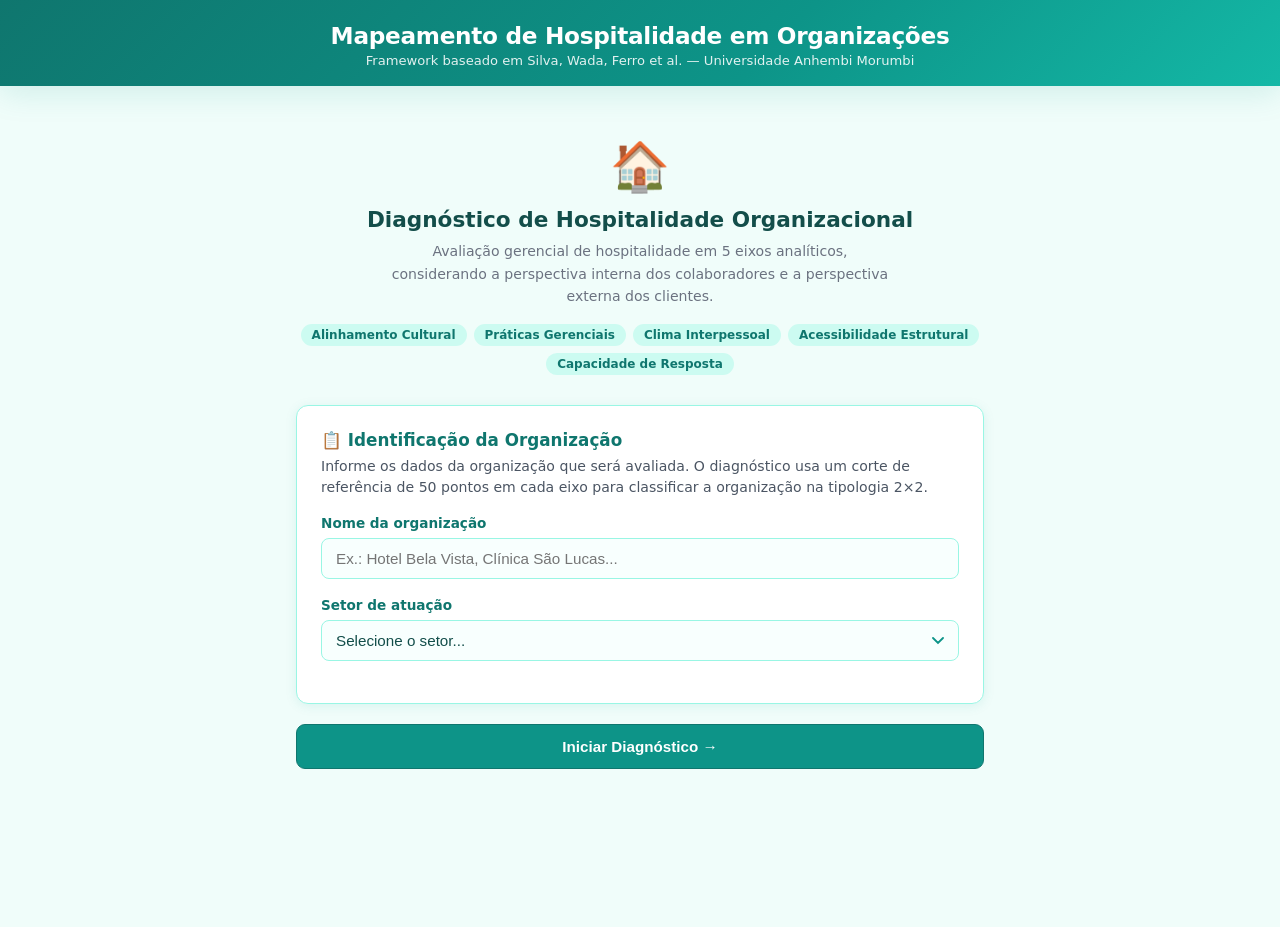
<file: hospitality-app/mapeamento-hospitalidade.html>
<!DOCTYPE html>
<html lang="pt-BR">
<head>
<meta charset="UTF-8">
<meta name="viewport" content="width=device-width, initial-scale=1.0">
<title>Mapeamento de Hospitalidade — Framework Silva et al.</title>
<style>
  :root {
    --accent: #0d9488; --accent-dark: #0f766e; --accent-light: #ccfbf1; --accent-mid: #5eead4;
    --bg: #f0fdfa; --surface: #ffffff; --surface2: #f8fffe; --border: #99f6e4;
    --text: #134e4a; --text-secondary: #0f766e;
    --danger: #ef4444; --blue: #2563eb; --blue-light: #dbeafe; --green: #059669; --green-light: #d1fae5;
    --radius: 12px; --shadow: 0 2px 12px rgba(13,148,136,0.10); --shadow-lg: 0 6px 32px rgba(13,148,136,0.15);
  }
  * { box-sizing: border-box; margin: 0; padding: 0; }
  body { font-family: 'Segoe UI', system-ui, -apple-system, sans-serif; background: var(--bg); color: var(--text); min-height: 100vh; }

  /* HEADER */
  .app-header { background: linear-gradient(135deg, var(--accent-dark) 0%, var(--accent) 60%, #14b8a6 100%); color: white; padding: 22px 20px 18px; text-align: center; box-shadow: var(--shadow-lg); }
  .app-header h1 { font-size: 1.45rem; font-weight: 700; letter-spacing: -0.3px; margin-bottom: 4px; }
  .app-header p { font-size: 0.82rem; opacity: 0.88; }

  /* PROGRESS */
  .progress-wrap { background: white; padding: 10px 20px 0; border-bottom: 1px solid var(--border); }
  .progress-labels { display: flex; justify-content: space-between; font-size: 0.72rem; font-weight: 600; color: var(--text-secondary); margin-bottom: 5px; }
  .progress-bar-bg { width: 100%; height: 6px; background: var(--accent-light); border-radius: 3px; margin-bottom: 10px; }
  .progress-bar-fill { height: 6px; background: linear-gradient(90deg, var(--accent), var(--accent-mid)); border-radius: 3px; transition: width 0.4s cubic-bezier(.4,0,.2,1); }

  .screen { display: none; } .screen.active { display: block; }
  .container { max-width: 720px; margin: 0 auto; padding: 24px 16px 48px; }

  /* CARDS */
  .card { background: var(--surface); border-radius: var(--radius); border: 1px solid var(--border); box-shadow: var(--shadow); padding: 24px; margin-bottom: 20px; }
  .card-title { font-size: 1.05rem; font-weight: 700; color: var(--accent-dark); margin-bottom: 6px; display: flex; align-items: center; gap: 8px; }
  .card-desc { font-size: 0.88rem; color: #4b5563; line-height: 1.55; margin-bottom: 16px; }

  /* FORM */
  .form-group { margin-bottom: 18px; }
  .form-group label { display: block; font-size: 0.85rem; font-weight: 600; color: var(--text-secondary); margin-bottom: 7px; }
  .form-input { width: 100%; padding: 11px 14px; border: 1.5px solid var(--border); border-radius: 8px; font-size: 0.95rem; color: var(--text); background: var(--surface2); transition: border-color 0.2s; outline: none; }
  .form-input:focus { border-color: var(--accent); background: white; }
  .form-select { width: 100%; padding: 11px 14px; border: 1.5px solid var(--border); border-radius: 8px; font-size: 0.95rem; color: var(--text); background: var(--surface2); cursor: pointer; outline: none; appearance: none; background-image: url("data:image/svg+xml,%3Csvg xmlns='http://www.w3.org/2000/svg' width='12' height='8' viewBox='0 0 12 8'%3E%3Cpath d='M1 1l5 5 5-5' stroke='%230d9488' stroke-width='1.8' fill='none' stroke-linecap='round'/%3E%3C/svg%3E"); background-repeat: no-repeat; background-position: right 14px center; padding-right: 36px; }
  .form-select:focus { border-color: var(--accent); background-color: white; }

  /* AXIS CARDS */
  .axis-card { background: var(--surface); border-radius: var(--radius); border: 1.5px solid var(--border); box-shadow: var(--shadow); padding: 20px; margin-bottom: 18px; transition: border-color 0.2s, box-shadow 0.2s; }
  .axis-card.complete { border-color: var(--accent); box-shadow: 0 2px 12px rgba(13,148,136,0.18); }
  .axis-header { display: flex; align-items: center; gap: 10px; margin-bottom: 8px; }
  .axis-icon { width: 36px; height: 36px; border-radius: 8px; background: var(--accent-light); color: var(--accent-dark); display: flex; align-items: center; justify-content: center; font-size: 1.1rem; flex-shrink: 0; }
  .axis-name { font-size: 1rem; font-weight: 700; color: var(--text); }
  .axis-check { margin-left: auto; color: var(--accent); font-size: 1.2rem; display: none; }
  .axis-card.complete .axis-check { display: inline; }
  .axis-desc { font-size: 0.83rem; color: #6b7280; line-height: 1.5; margin-bottom: 14px; padding-left: 46px; }
  .selector-label { font-size: 0.8rem; font-weight: 600; color: var(--text-secondary); margin-bottom: 9px; margin-top: 4px; }

  /* SCALE BUTTONS */
  .scale-group { display: grid; grid-template-columns: repeat(5, 1fr); gap: 7px; }
  @media (max-width: 520px) { .scale-group { grid-template-columns: repeat(3, 1fr); } }
  .btn-scale {
    padding: 10px 6px 8px;
    border-radius: 9px;
    border: 1.5px solid var(--border);
    background: var(--surface2);
    color: var(--text);
    font-size: 0.78rem;
    font-weight: 500;
    cursor: pointer;
    transition: all 0.15s;
    text-align: center;
    line-height: 1.3;
  }
  .btn-scale .scale-num { display: block; font-size: 1.05rem; font-weight: 700; margin-bottom: 3px; }
  .btn-scale:hover { border-color: var(--accent); background: var(--accent-light); color: var(--accent-dark); }
  .btn-scale.selected { background: var(--accent); border-color: var(--accent-dark); color: white; font-weight: 600; }
  .btn-scale.level-1.selected { background: #dc2626; border-color: #b91c1c; }
  .btn-scale.level-2.selected { background: #f97316; border-color: #ea580c; }
  .btn-scale.level-3.selected { background: #eab308; border-color: #ca8a04; color: #1c1917; }
  .btn-scale.level-4.selected { background: #22c55e; border-color: #16a34a; }
  .btn-scale.level-5.selected { background: #2563eb; border-color: #1d4ed8; }

  /* NAVIGATION */
  .nav-bar { display: flex; justify-content: space-between; align-items: center; max-width: 720px; margin: 0 auto; padding: 14px 16px; background: white; border-top: 1px solid var(--border); position: sticky; bottom: 0; z-index: 100; box-shadow: 0 -3px 12px rgba(13,148,136,0.08); }
  .btn-nav { padding: 11px 24px; border-radius: 9px; font-size: 0.93rem; font-weight: 600; cursor: pointer; transition: all 0.18s; border: none; display: flex; align-items: center; gap: 7px; }
  .btn-back { background: var(--surface2); color: var(--text-secondary); border: 1.5px solid var(--border); }
  .btn-back:hover { background: var(--accent-light); border-color: var(--accent); color: var(--accent-dark); }
  .btn-next { background: linear-gradient(135deg, var(--accent), var(--accent-dark)); color: white; box-shadow: 0 2px 8px rgba(13,148,136,0.3); }
  .btn-next:hover:not(:disabled) { transform: translateY(-1px); box-shadow: 0 4px 14px rgba(13,148,136,0.4); }
  .btn-next:disabled { background: #d1d5db; color: #9ca3af; cursor: not-allowed; box-shadow: none; }
  .nav-counter { font-size: 0.8rem; color: var(--text-secondary); font-weight: 500; }

  /* RESULTS */
  .results-hero { background: linear-gradient(135deg, var(--accent-dark) 0%, var(--accent) 100%); color: white; border-radius: var(--radius); padding: 24px; margin-bottom: 20px; text-align: center; }
  .results-hero h2 { font-size: 1.2rem; font-weight: 700; margin-bottom: 6px; }
  .results-hero p { font-size: 0.85rem; opacity: 0.9; }
  .gauges-row { display: grid; grid-template-columns: 1fr 1fr; gap: 14px; margin-bottom: 20px; }
  @media (max-width: 480px) { .gauges-row { grid-template-columns: 1fr; } }
  .gauge-card { background: var(--surface); border-radius: var(--radius); border: 1.5px solid var(--border); box-shadow: var(--shadow); padding: 18px 12px 14px; text-align: center; }
  .gauge-title { font-size: 0.78rem; font-weight: 700; color: var(--text-secondary); text-transform: uppercase; letter-spacing: 0.5px; margin-bottom: 6px; }
  .gauge-value { font-size: 2rem; font-weight: 800; margin-top: 2px; line-height: 1; }
  .gauge-value.internal { color: var(--blue); } .gauge-value.external { color: var(--green); }
  .gauge-sub { font-size: 0.75rem; color: #6b7280; margin-top: 3px; }
  .matrix-section { background: var(--surface); border-radius: var(--radius); border: 1.5px solid var(--border); box-shadow: var(--shadow); padding: 20px; margin-bottom: 20px; text-align: center; }
  .section-title { font-size: 0.95rem; font-weight: 700; color: var(--text); margin-bottom: 14px; text-align: left; display: flex; align-items: center; gap: 7px; }
  .section-title::before { content: ''; width: 4px; height: 18px; background: var(--accent); border-radius: 2px; display: inline-block; }
  .axis-bars { background: var(--surface); border-radius: var(--radius); border: 1.5px solid var(--border); box-shadow: var(--shadow); padding: 20px; margin-bottom: 20px; }
  .bar-row { margin-bottom: 16px; } .bar-row:last-child { margin-bottom: 0; }
  .bar-meta { display: flex; justify-content: space-between; align-items: baseline; margin-bottom: 5px; }
  .bar-name { font-size: 0.85rem; font-weight: 600; color: var(--text); }
  .bar-scores { font-size: 0.78rem; color: #6b7280; }
  .bar-track { width: 100%; height: 9px; background: #f3f4f6; border-radius: 5px; margin-bottom: 4px; overflow: hidden; }
  .bar-fill { height: 9px; border-radius: 5px; width: 0; transition: width 0.7s cubic-bezier(.4,0,.2,1); }
  .bar-fill.internal { background: linear-gradient(90deg, #3b82f6, #2563eb); }
  .bar-fill.external { background: linear-gradient(90deg, #34d399, #059669); }
  .bar-legend { display: flex; gap: 14px; font-size: 0.75rem; color: #6b7280; margin-bottom: 12px; padding-bottom: 10px; border-bottom: 1px solid var(--border); }
  .legend-dot { width: 10px; height: 10px; border-radius: 50%; display: inline-block; margin-right: 4px; vertical-align: middle; }
  .legend-dot.internal { background: #2563eb; } .legend-dot.external { background: #059669; }
  .quadrant-card { border-radius: var(--radius); border: 2px solid; padding: 20px; margin-bottom: 20px; }
  .quadrant-card.q1 { background: #f0fdf4; border-color: #86efac; }
  .quadrant-card.q2 { background: #eff6ff; border-color: #93c5fd; }
  .quadrant-card.q3 { background: #fefce8; border-color: #fde047; }
  .quadrant-card.q4 { background: #fef2f2; border-color: #fca5a5; }
  .quadrant-name { font-size: 1.05rem; font-weight: 700; margin-bottom: 8px; }
  .quadrant-card.q1 .quadrant-name { color: #15803d; } .quadrant-card.q2 .quadrant-name { color: #1d4ed8; }
  .quadrant-card.q3 .quadrant-name { color: #a16207; } .quadrant-card.q4 .quadrant-name { color: #b91c1c; }
  .quadrant-desc { font-size: 0.87rem; color: #374151; line-height: 1.6; margin-bottom: 12px; }
  .quadrant-impl { font-size: 0.83rem; color: #4b5563; line-height: 1.55; }
  .quadrant-impl strong { color: #374151; }
  .priorities-list { background: var(--surface); border-radius: var(--radius); border: 1.5px solid var(--border); box-shadow: var(--shadow); padding: 20px; margin-bottom: 20px; }
  .priority-item { display: flex; align-items: flex-start; gap: 12px; padding: 12px 0; border-bottom: 1px solid var(--border); }
  .priority-item:last-child { border-bottom: none; padding-bottom: 0; }
  .priority-badge { width: 28px; height: 28px; border-radius: 50%; background: var(--accent-light); color: var(--accent-dark); font-size: 0.78rem; font-weight: 700; display: flex; align-items: center; justify-content: center; flex-shrink: 0; margin-top: 1px; }
  .priority-axis { font-size: 0.88rem; font-weight: 700; color: var(--text); margin-bottom: 2px; }
  .priority-gap { font-size: 0.78rem; color: #6b7280; margin-bottom: 5px; }
  .priority-gap .gap-num { font-weight: 700; color: var(--danger); }
  .priority-rec { font-size: 0.82rem; color: #4b5563; line-height: 1.5; }
  .footnote { background: var(--surface2); border: 1px solid var(--border); border-radius: var(--radius); padding: 16px 18px; margin-bottom: 30px; }
  .footnote p { font-size: 0.78rem; color: #6b7280; line-height: 1.55; margin-bottom: 6px; }
  .footnote p:last-child { margin-bottom: 0; } .footnote strong { color: #374151; }
  .btn-restart { display: block; width: 100%; padding: 13px; background: var(--surface); border: 1.5px solid var(--accent); color: var(--accent-dark); border-radius: 9px; font-size: 0.95rem; font-weight: 600; cursor: pointer; text-align: center; transition: all 0.18s; margin-bottom: 30px; }
  .btn-restart:hover { background: var(--accent-light); }

  /* STEP 0 */
  .step0-hero { text-align: center; padding: 28px 0 10px; }
  .step0-hero .icon-big { font-size: 3rem; margin-bottom: 12px; display: block; }
  .step0-hero h2 { font-size: 1.35rem; font-weight: 700; color: var(--text); margin-bottom: 8px; }
  .step0-hero p { font-size: 0.88rem; color: #6b7280; line-height: 1.6; max-width: 500px; margin: 0 auto; }
  .framework-pills { display: flex; flex-wrap: wrap; gap: 7px; justify-content: center; margin-top: 16px; margin-bottom: 20px; }
  .framework-pill { font-size: 0.75rem; padding: 4px 11px; border-radius: 99px; background: var(--accent-light); color: var(--accent-dark); font-weight: 600; }

  /* SCALE LEGEND */
  .scale-legend { display: flex; justify-content: space-between; font-size: 0.72rem; color: #9ca3af; margin-top: 6px; padding: 0 2px; }

  /* ANIMATION */
  @keyframes fadeInUp { from { opacity: 0; transform: translateY(16px); } to { opacity: 1; transform: translateY(0); } }
  .screen.active .container > * { animation: fadeInUp 0.35s ease both; }
  .screen.active .container > *:nth-child(2) { animation-delay: 0.05s; }
  .screen.active .container > *:nth-child(3) { animation-delay: 0.1s; }
  .screen.active .container > *:nth-child(4) { animation-delay: 0.15s; }
  .screen.active .container > *:nth-child(5) { animation-delay: 0.2s; }

  /* GOOGLE SHEETS */
  .gs-save-row{display:flex;justify-content:center;gap:.7rem;margin:1.2rem 0 .5rem}
  .btn-gs{display:inline-flex;align-items:center;gap:.5rem;padding:.65rem 1.4rem;border-radius:8px;font-size:.88rem;font-weight:600;border:none;cursor:pointer;font-family:inherit;transition:background .2s,transform .2s}
  .btn-gs-save{background:#16a34a;color:#fff}
  .btn-gs-save:hover{background:#15803d;transform:translateY(-1px)}
.gs-toast{position:fixed;bottom:1.5rem;left:50%;transform:translateX(-50%) translateY(80px);background:#1e293b;color:#fff;padding:.7rem 1.4rem;border-radius:8px;font-size:.85rem;font-weight:600;opacity:0;transition:opacity .3s,transform .3s;z-index:2000;white-space:nowrap;pointer-events:none}
  .gs-toast--show{opacity:1;transform:translateX(-50%) translateY(0)}
  .gs-toast--success{background:#16a34a}
  .gs-toast--error{background:#dc2626}
</style>
</head>
<body>

<div class="app-header">
  <h1>Mapeamento de Hospitalidade em Organizações</h1>
  <p>Framework baseado em Silva, Wada, Ferro et al. — Universidade Anhembi Morumbi</p>
</div>

<div class="progress-wrap" id="progressWrap" style="display:none;">
  <div class="progress-labels"><span id="progressLabel">Perspectiva Interna</span><span id="progressPct">0%</span></div>
  <div class="progress-bar-bg"><div class="progress-bar-fill" id="progressFill" style="width:0%"></div></div>
</div>

<!-- TELA 0: IDENTIFICAÇÃO -->
<div class="screen active" id="screen0">
  <div class="container">
    <div class="step0-hero">
      <span class="icon-big">&#127968;</span>
      <h2>Diagnóstico de Hospitalidade Organizacional</h2>
      <p>Avaliação gerencial de hospitalidade em 5 eixos analíticos, considerando a perspectiva interna dos colaboradores e a perspectiva externa dos clientes.</p>
      <div class="framework-pills">
        <span class="framework-pill">Alinhamento Cultural</span>
        <span class="framework-pill">Práticas Gerenciais</span>
        <span class="framework-pill">Clima Interpessoal</span>
        <span class="framework-pill">Acessibilidade Estrutural</span>
        <span class="framework-pill">Capacidade de Resposta</span>
      </div>
    </div>
    <div class="card">
      <div class="card-title">&#128203; Identificação da Organização</div>
      <div class="card-desc">Informe os dados da organização que será avaliada. O diagnóstico usa um corte de referência de 50 pontos em cada eixo para classificar a organização na tipologia 2×2.</div>
      <div class="form-group"><label for="companyName">Nome da organização</label><input type="text" class="form-input" id="companyName" placeholder="Ex.: Hotel Bela Vista, Clínica São Lucas..." /></div>
      <div class="form-group"><label for="sectorSelect">Setor de atuação</label>
        <select class="form-select" id="sectorSelect">
          <option value="">Selecione o setor...</option>
          <option value="Alimentação">Alimentação &amp; Restaurantes</option>
          <option value="Saúde">Saúde &amp; Bem-estar</option>
          <option value="Bancário/Financeiro">Bancário / Financeiro</option>
          <option value="Educação">Educação</option>
          <option value="Aviação">Aviação &amp; Transporte</option>
          <option value="Hospitalidade/Hotelaria">Hospitalidade / Hotelaria</option>
          <option value="Varejo">Varejo &amp; Comércio</option>
          <option value="Outro">Outro</option>
        </select>
      </div>
    </div>
    <div style="padding: 0 0 80px;">
      <button class="btn-restart" id="btnStep0Next" onclick="goToStep1()" disabled style="background: var(--accent); color: white; border-color: var(--accent-dark);">
        Iniciar Diagnóstico &#8594;
      </button>
    </div>
  </div>
</div>

<!-- TELA 1: PERSPECTIVA INTERNA -->
<div class="screen" id="screen1">
  <div class="container">
    <div class="card" style="background: var(--blue-light); border-color: #93c5fd;">
      <div class="card-title" style="color: #1d4ed8;">&#128101; Perspectiva Interna — Colaboradores</div>
      <div class="card-desc" style="color: #1e40af;">
        Para cada eixo, avalie como os <strong>colaboradores</strong> vivenciam este aspecto na organização. Baseie-se no seu conhecimento do ambiente interno, pesquisas de clima, conversas com a equipe ou qualquer outra fonte disponível.
      </div>
    </div>
    <div id="internalAxes"></div>
    <div style="height: 80px;"></div>
  </div>
</div>

<!-- TELA 2: PERSPECTIVA EXTERNA -->
<div class="screen" id="screen2">
  <div class="container">
    <div class="card" style="background: var(--green-light); border-color: #6ee7b7;">
      <div class="card-title" style="color: #065f46;">&#11088; Perspectiva Externa — Clientes</div>
      <div class="card-desc" style="color: #064e3b;">
        Para cada eixo, avalie como os <strong>clientes</strong> percebem este aspecto da organização. Baseie-se em feedbacks recebidos, pesquisas de satisfação, canais de atendimento ou sua percepção geral sobre a experiência do cliente.
      </div>
    </div>
    <div id="externalAxes"></div>
    <div style="height: 80px;"></div>
  </div>
</div>

<!-- TELA 3: RESULTADOS -->
<div class="screen" id="screen3">
  <div class="container">
    <div class="results-hero">
      <h2 id="resultsTitle">Diagnóstico Concluído</h2>
      <p id="resultsSubtitle">Mapeamento de Hospitalidade Organizacional</p>
    </div>

    <div class="gauges-row">
      <div class="gauge-card">
        <div class="gauge-title">&#128101; Centroide Interno (Ȳ)</div>
        <svg width="160" height="90" viewBox="0 0 160 90" style="display:block;margin:0 auto;">
          <path d="M 16 80 A 64 64 0 0 1 144 80" fill="none" stroke="#e5e7eb" stroke-width="12" stroke-linecap="round"/>
          <path d="M 16 80 A 64 64 0 0 1 144 80" fill="none" stroke="#2563eb" stroke-width="12" stroke-linecap="round" stroke-dasharray="201" stroke-dashoffset="201" id="gaugeInternal" style="transition: stroke-dashoffset 1s cubic-bezier(.4,0,.2,1)"/>
          <text x="80" y="75" text-anchor="middle" font-size="13" fill="#6b7280" font-family="inherit">0–100</text>
        </svg>
        <div class="gauge-value internal" id="gaugeInternalVal">—</div>
        <div class="gauge-sub">Média dos 5 eixos internos</div>
      </div>
      <div class="gauge-card">
        <div class="gauge-title">&#11088; Centroide Externo (X̄)</div>
        <svg width="160" height="90" viewBox="0 0 160 90" style="display:block;margin:0 auto;">
          <path d="M 16 80 A 64 64 0 0 1 144 80" fill="none" stroke="#e5e7eb" stroke-width="12" stroke-linecap="round"/>
          <path d="M 16 80 A 64 64 0 0 1 144 80" fill="none" stroke="#059669" stroke-width="12" stroke-linecap="round" stroke-dasharray="201" stroke-dashoffset="201" id="gaugeExternal" style="transition: stroke-dashoffset 1s cubic-bezier(.4,0,.2,1)"/>
          <text x="80" y="75" text-anchor="middle" font-size="13" fill="#6b7280" font-family="inherit">0–100</text>
        </svg>
        <div class="gauge-value external" id="gaugeExternalVal">—</div>
        <div class="gauge-sub">Média dos 5 eixos externos</div>
      </div>
    </div>

    <div class="matrix-section">
      <div class="section-title">Matriz de Tipologia 2×2</div>
      <svg id="matrixSvg" width="320" height="320" viewBox="0 0 320 320" style="max-width:100%;"></svg>
      <div style="display:flex;gap:14px;justify-content:center;margin-top:10px;flex-wrap:wrap;">
        <span style="font-size:0.73rem;color:#15803d;font-weight:600;">&#9632; Convergência I-E</span>
        <span style="font-size:0.73rem;color:#1d4ed8;font-weight:600;">&#9632; Predominância Interna</span>
        <span style="font-size:0.73rem;color:#a16207;font-weight:600;">&#9632; Predominância Externa</span>
        <span style="font-size:0.73rem;color:#b91c1c;font-weight:600;">&#9632; Baixa Intensidade</span>
      </div>
    </div>

    <div class="axis-bars">
      <div class="section-title">Pontuação por Eixo</div>
      <div class="bar-legend">
        <span><span class="legend-dot internal"></span> Perspectiva Interna</span>
        <span><span class="legend-dot external"></span> Perspectiva Externa</span>
      </div>
      <div id="axisBars"></div>
    </div>

    <div id="quadrantCard"></div>

    <div class="priorities-list">
      <div class="section-title">Prioridades de Ação</div>
      <div id="prioritiesList"></div>
    </div>

    <div class="footnote">
      <p><strong>Referência metodológica:</strong> Silva, R. C., Wada, E. K., Ferro, R., Cavenaghi, A., et al. Mapping hospitality in organizations through open web data: An indicator-based approach. Universidade Anhembi Morumbi. (<em>No prelo / International Journal of Contemporary Hospitality Management</em>)</p>
      <p><strong>Nota metodológica:</strong> Cada eixo é avaliado em escala ordinal de 5 pontos (Crítico = 10, Fraco = 30, Moderado = 50, Bom = 70, Excelente = 90). Os centroides Ȳ (interno) e X̄ (externo) correspondem à média dos 5 eixos em cada perspectiva. O corte de referência é 50 pontos, determinando o quadrante da tipologia 2×2.</p>
    </div>

    <button class="btn-restart" onclick="restartApp()">&#8635; Realizar novo diagnóstico</button>
    <div class="gs-save-row" style="margin-top:1rem;">
      <button class="btn-gs btn-gs-save" onclick="gsSave()">Salvar</button>
    </div>
  </div>
</div>

<!-- BARRA DE NAVEGAÇÃO -->
<div class="nav-bar" id="navBar" style="display:none;">
  <button class="btn-nav btn-back" id="btnBack" onclick="navBack()">&#8592; Voltar</button>
  <span class="nav-counter" id="navCounter"></span>
  <button class="btn-nav btn-next" id="btnNext" onclick="navNext()">Próximo &#8594;</button>
</div>

<script>
// ===== DADOS =====
var AXES = [
  {
    id: 0, name: "Alinhamento Cultural", icon: "&#127775;",
    descInternal: "Em que medida os valores declarados pela organização refletem-se nas práticas cotidianas dos colaboradores? Considere a coerência entre discurso e prática, a ética organizacional, as políticas de inclusão e o comprometimento real da liderança com os valores institucionais.",
    descExternal: "Como os clientes percebem a autenticidade e a coerência da organização? Avalie se as promessas e a comunicação da marca correspondem à experiência real entregue, e se há respeito à diversidade dos clientes.",
    recInternal: "Promover auditorias regulares de cultura organizacional, alinhar comunicação interna com os valores declarados e criar canais de escuta seguros para os colaboradores.",
    recExternal: "Revisar a comunicação com clientes, garantir que as promessas da marca sejam operacionalizadas e coletar feedback sistemático sobre a percepção de valores."
  },
  {
    id: 1, name: "Práticas Gerenciais", icon: "&#128084;",
    descInternal: "Como os colaboradores percebem a qualidade da liderança? Considere as práticas de reconhecimento e feedback, o grau de autonomia concedido, a equidade no tratamento e a transparência nos processos de avaliação e promoção.",
    descExternal: "Como a gestão impacta a experiência do cliente? Avalie a eficiência no atendimento, a consistência do serviço, a capacitação visível da equipe e a postura dos gestores em situações de conflito ou insatisfação.",
    recInternal: "Implementar programas estruturados de reconhecimento, treinamento de liderança situacional e processos transparentes de avaliação de desempenho.",
    recExternal: "Capacitar gestores para situações de atendimento ao cliente, criar protocolos claros de escalação e garantir presença gerencial nos pontos críticos da experiência."
  },
  {
    id: 2, name: "Clima Interpessoal", icon: "&#129309;",
    descInternal: "Como estão as relações entre os colaboradores? Avalie a qualidade da colaboração e do espírito de equipe, o respeito mútuo, a segurança psicológica para expressão de ideias e o sentimento de pertencimento na organização.",
    descExternal: "Como o clima interno é percebido pelos clientes por meio das interações? Avalie a cordialidade genuína, o calor humano, a consistência no tratamento e a disposição da equipe em ajudar além do mínimo esperado.",
    recInternal: "Realizar pesquisas de clima organizacional regulares, implementar políticas anti-assédio e criar espaços formais para integração e construção de confiança entre equipes.",
    recExternal: "Monitorar feedbacks sobre o atendimento, criar programas que cultivem genuíno cuidado com o cliente e alinhar o clima interno positivo com a experiência de serviço."
  },
  {
    id: 3, name: "Acessibilidade Estrutural", icon: "&#127959;",
    descInternal: "Os colaboradores têm os recursos, ferramentas e infraestrutura necessários para realizar seu trabalho? Avalie o acesso à informação, a tecnologia disponível, a ergonomia e a qualidade dos processos e suporte operacional.",
    descExternal: "Com que facilidade os clientes acessam produtos, serviços e suporte? Avalie a clareza dos canais disponíveis, a acessibilidade física e digital, a fluidez dos processos e a remoção de barreiras na jornada do cliente.",
    recInternal: "Mapear lacunas de ferramentas e sistemas, investir em infraestrutura adequada e simplificar processos internos que geram retrabalho ou frustração operacional.",
    recExternal: "Auditar a jornada do cliente, remover pontos de fricção, ampliar canais de atendimento e garantir acessibilidade para diferentes perfis de usuário."
  },
  {
    id: 4, name: "Capacidade de Resposta", icon: "&#9889;",
    descInternal: "Quão ágil é a organização para resolver problemas internos? Avalie a velocidade de resposta da liderança às demandas dos colaboradores, a eficácia na tomada de decisão e a capacidade de adaptação a mudanças.",
    descExternal: "Com que velocidade e eficácia a organização responde às demandas e necessidades dos clientes? Avalie o tempo de resposta, a taxa de resolução, a comunicação proativa em falhas e a qualidade na recuperação do serviço.",
    recInternal: "Estabelecer SLAs internos para resposta a demandas dos colaboradores, criar protocolos de comunicação em crises e empoderar líderes intermediários para decisões ágeis.",
    recExternal: "Definir metas de tempo de resposta ao cliente, treinar equipes em resolução eficaz e criar processos estruturados de recuperação de serviço."
  }
];

// Escala unificada: mesmos níveis para interno e externo
var SCALE_MAP = { "Crítico": 10, "Fraco": 30, "Moderado": 50, "Bom": 70, "Excelente": 90 };
var SCALE_KEYS = ["Crítico", "Fraco", "Moderado", "Bom", "Excelente"];

var QUADRANTS = {
  q1: { cls: "q1", name: "Convergência Interna-Externa", emoji: "&#129395;",
    desc: "A organização apresenta alta hospitalidade percebida tanto por colaboradores quanto por clientes. Os valores e práticas de acolhimento internos se traduzem efetivamente na experiência do cliente, criando um ciclo virtuoso sustentável.",
    impl: "<strong>Implicação gerencial:</strong> Manter e institucionalizar as práticas que geraram essa convergência. Documentar processos exemplares, replicar para novas unidades e usar como referência em processos seletivos. Atenção para não deixar cair o padrão com crescimento acelerado." },
  q2: { cls: "q2", name: "Predominância Interna", emoji: "&#128101;",
    desc: "Os colaboradores vivenciam alta hospitalidade interna, mas esse valor não está sendo suficientemente externalizado para os clientes. Há uma 'hospitalidade represada' que não chega ao ponto de contato.",
    impl: "<strong>Implicação gerencial:</strong> Investigar os gaps de translação do valor interno para a experiência do cliente. Revisar processos de atendimento, treinamento de linha de frente e sistemas de suporte que possam estar impedindo que o clima interno positivo se manifeste externamente." },
  q3: { cls: "q3", name: "Predominância Externa", emoji: "&#9888;",
    desc: "Os clientes percebem boa hospitalidade, mas internamente os colaboradores não vivenciam a mesma cultura de acolhimento. Há risco de esgotamento (burnout) e insustentabilidade no médio prazo.",
    impl: "<strong>Implicação gerencial:</strong> Prioridade urgente em práticas de gestão de pessoas, clima organizacional e condições de trabalho. A experiência positiva do cliente pode estar sendo sustentada por colaboradores sobrecarregados — modelo de risco elevado para retenção de talentos." },
  q4: { cls: "q4", name: "Baixa Intensidade Relacional", emoji: "&#128680;",
    desc: "Tanto colaboradores quanto clientes apresentam baixa percepção de hospitalidade. A organização enfrenta desafios sistêmicos que afetam simultaneamente o ambiente interno e a entrega de valor ao cliente.",
    impl: "<strong>Implicação gerencial:</strong> Intervenção sistêmica com prioridade máxima. Recomenda-se diagnóstico organizacional aprofundado, revisão da estratégia de pessoas e clientes, e plano de transformação cultural com métricas claras e acompanhamento trimestral." }
};

// ===== ESTADO =====
var state = { step: 0, company: "", sector: "", internal: [], external: [] };
for (var i = 0; i < 5; i++) {
  state.internal.push({ level: null });
  state.external.push({ level: null });
}

// ===== TELA 0 =====
function initStep0() {
  var nameInput = document.getElementById("companyName");
  var sectorInput = document.getElementById("sectorSelect");
  var btn = document.getElementById("btnStep0Next");
  function check() { btn.disabled = !(nameInput.value.trim().length > 0 && sectorInput.value !== ""); }
  nameInput.addEventListener("input", check);
  sectorInput.addEventListener("change", check);
}

function goToStep1() {
  state.company = document.getElementById("companyName").value.trim();
  state.sector = document.getElementById("sectorSelect").value;
  showScreen(1);
}

// ===== RENDERIZAR EIXOS INTERNOS =====
function renderInternalAxes() {
  var container = document.getElementById("internalAxes");
  container.innerHTML = "";
  for (var i = 0; i < AXES.length; i++) {
    (function(idx) {
      var ax = AXES[idx];
      var card = document.createElement("div");
      card.className = "axis-card" + (state.internal[idx].level !== null ? " complete" : "");
      card.id = "int-card-" + idx;

      var btns = "";
      for (var k = 0; k < SCALE_KEYS.length; k++) {
        var lv = SCALE_KEYS[k];
        var sel = state.internal[idx].level === lv ? " selected" : "";
        btns += '<button class="btn-scale level-' + (k+1) + sel + '" onclick="setIntLevel(' + idx + ', \'' + lv + '\')">'
              + '<span class="scale-num">' + SCALE_MAP[lv] + '</span>' + lv + '</button>';
      }

      card.innerHTML =
        '<div class="axis-header">'
          + '<div class="axis-icon">' + ax.icon + '</div>'
          + '<span class="axis-name">' + ax.name + '</span>'
          + '<span class="axis-check">&#10003;</span>'
        + '</div>'
        + '<div class="axis-desc">' + ax.descInternal + '</div>'
        + '<div class="selector-label">Avaliação — perspectiva dos colaboradores:</div>'
        + '<div class="scale-group">' + btns + '</div>'
        + '<div class="scale-legend"><span>Crítico</span><span>Fraco</span><span>Moderado</span><span>Bom</span><span>Excelente</span></div>';

      container.appendChild(card);
    })(i);
  }
  updateInternalNav();
}

// ===== RENDERIZAR EIXOS EXTERNOS =====
function renderExternalAxes() {
  var container = document.getElementById("externalAxes");
  container.innerHTML = "";
  for (var i = 0; i < AXES.length; i++) {
    (function(idx) {
      var ax = AXES[idx];
      var card = document.createElement("div");
      card.className = "axis-card" + (state.external[idx].level !== null ? " complete" : "");
      card.id = "ext-card-" + idx;

      var btns = "";
      for (var k = 0; k < SCALE_KEYS.length; k++) {
        var lv = SCALE_KEYS[k];
        var sel = state.external[idx].level === lv ? " selected" : "";
        btns += '<button class="btn-scale level-' + (k+1) + sel + '" onclick="setExtLevel(' + idx + ', \'' + lv + '\')">'
              + '<span class="scale-num">' + SCALE_MAP[lv] + '</span>' + lv + '</button>';
      }

      card.innerHTML =
        '<div class="axis-header">'
          + '<div class="axis-icon">' + ax.icon + '</div>'
          + '<span class="axis-name">' + ax.name + '</span>'
          + '<span class="axis-check">&#10003;</span>'
        + '</div>'
        + '<div class="axis-desc">' + ax.descExternal + '</div>'
        + '<div class="selector-label">Avaliação — perspectiva dos clientes:</div>'
        + '<div class="scale-group">' + btns + '</div>'
        + '<div class="scale-legend"><span>Crítico</span><span>Fraco</span><span>Moderado</span><span>Bom</span><span>Excelente</span></div>';

      container.appendChild(card);
    })(i);
  }
  updateExternalNav();
}

// ===== SETTERS =====
function setIntLevel(idx, level) {
  state.internal[idx].level = level;
  var card = document.getElementById("int-card-" + idx);
  var btns = card.querySelectorAll(".btn-scale");
  for (var i = 0; i < btns.length; i++) {
    btns[i].className = "btn-scale level-" + (i+1) + (SCALE_KEYS[i] === level ? " selected" : "");
  }
  card.className = "axis-card complete";
  updateInternalNav();
}

function setExtLevel(idx, level) {
  state.external[idx].level = level;
  var card = document.getElementById("ext-card-" + idx);
  var btns = card.querySelectorAll(".btn-scale");
  for (var i = 0; i < btns.length; i++) {
    btns[i].className = "btn-scale level-" + (i+1) + (SCALE_KEYS[i] === level ? " selected" : "");
  }
  card.className = "axis-card complete";
  updateExternalNav();
}

// ===== PONTUAÇÃO =====
function calcEmpScore(idx) {
  var level = state.internal[idx].level;
  if (!level) return null;
  return SCALE_MAP[level];
}

function calcCustScore(idx) {
  var level = state.external[idx].level;
  if (!level) return null;
  return SCALE_MAP[level];
}

function calcCentroids() {
  var empScores = [], custScores = [];
  for (var i = 0; i < 5; i++) { empScores.push(calcEmpScore(i)); custScores.push(calcCustScore(i)); }
  var yBar = 0, xBar = 0;
  for (var i = 0; i < 5; i++) { yBar += empScores[i]; xBar += custScores[i]; }
  return { yBar: yBar / 5, xBar: xBar / 5, empScores: empScores, custScores: custScores };
}

function getQuadrant(xBar, yBar) {
  if (xBar >= 50 && yBar >= 50) return "q1";
  if (xBar < 50  && yBar >= 50) return "q2";
  if (xBar >= 50 && yBar < 50)  return "q3";
  return "q4";
}

// ===== NAVEGAÇÃO =====
function countInternalDone() { var n = 0; for (var i = 0; i < 5; i++) { if (state.internal[i].level !== null) n++; } return n; }
function countExternalDone() { var n = 0; for (var i = 0; i < 5; i++) { if (state.external[i].level !== null) n++; } return n; }

function updateInternalNav() {
  var done = countInternalDone();
  document.getElementById("btnNext").disabled = done < 5;
  document.getElementById("navCounter").textContent = done + " / 5 eixos";
  updateProgress(1, done / 5);
}

function updateExternalNav() {
  var done = countExternalDone();
  document.getElementById("btnNext").disabled = done < 5;
  document.getElementById("navCounter").textContent = done + " / 5 eixos";
  updateProgress(2, done / 5);
}

function updateProgress(step, pct) {
  var fill = document.getElementById("progressFill");
  var pctLabel = document.getElementById("progressPct");
  var label = document.getElementById("progressLabel");
  if (step === 1) {
    fill.style.width = (pct * 50) + "%";
    label.textContent = "Perspectiva Interna — Colaboradores";
    pctLabel.textContent = Math.round(pct * 100) + "% desta etapa";
  } else {
    fill.style.width = (50 + pct * 50) + "%";
    label.textContent = "Perspectiva Externa — Clientes";
    pctLabel.textContent = Math.round(pct * 100) + "% desta etapa";
  }
}

function navBack() { if (state.step === 1) showScreen(0); else if (state.step === 2) showScreen(1); }
function navNext() { if (state.step === 1) showScreen(2); else if (state.step === 2) { showScreen(3); buildResults(); } }

function showScreen(n) {
  document.querySelectorAll(".screen").forEach(function(s) { s.className = "screen"; });
  document.getElementById("screen" + n).className = "screen active";
  state.step = n;
  var pw = document.getElementById("progressWrap"), nb = document.getElementById("navBar");
  var btnNext = document.getElementById("btnNext");
  if (n === 0) { pw.style.display = "none"; nb.style.display = "none"; }
  else if (n === 1) { pw.style.display = "block"; nb.style.display = "flex"; btnNext.textContent = "Próximo →"; renderInternalAxes(); updateInternalNav(); window.scrollTo(0,0); }
  else if (n === 2) { pw.style.display = "block"; nb.style.display = "flex"; btnNext.textContent = "Ver Resultados →"; renderExternalAxes(); updateExternalNav(); window.scrollTo(0,0); }
  else if (n === 3) { pw.style.display = "none"; nb.style.display = "none"; window.scrollTo(0,0); }
}

// ===== RESULTADOS =====
function buildResults() {
  var data = calcCentroids();
  var yBar = data.yBar, xBar = data.xBar;
  var empScores = data.empScores, custScores = data.custScores;
  var qKey = getQuadrant(xBar, yBar);

  document.getElementById("resultsTitle").textContent = state.company || "Diagnóstico Concluído";
  document.getElementById("resultsSubtitle").textContent = "Setor: " + (state.sector || "—") + " · Mapeamento de Hospitalidade Organizacional";
  document.getElementById("gaugeInternalVal").textContent = yBar.toFixed(1);
  document.getElementById("gaugeExternalVal").textContent = xBar.toFixed(1);

  setTimeout(function() {
    document.getElementById("gaugeInternal").style.strokeDashoffset = String(201 * (1 - yBar / 100));
    document.getElementById("gaugeExternal").style.strokeDashoffset = String(201 * (1 - xBar / 100));
  }, 100);

  buildMatrix(xBar, yBar, qKey);
  buildAxisBars(empScores, custScores);
  buildQuadrantCard(qKey);
  buildPriorities(empScores, custScores);
}

function buildMatrix(xBar, yBar, qKey) {
  var svg = document.getElementById("matrixSvg");
  var W = 320, H = 320, pad = 36, inner = W - pad * 2;
  function toX(s) { return pad + (s / 100) * inner; }
  function toY(s) { return pad + inner - (s / 100) * inner; }
  var midX = toX(50), midY = toY(50), c = "";

  c += '<rect x="' + midX + '" y="' + pad + '" width="' + (W - pad - midX) + '" height="' + (midY - pad) + '" fill="#d1fae5" opacity="0.7"/>';
  c += '<rect x="' + pad + '" y="' + pad + '" width="' + (midX - pad) + '" height="' + (midY - pad) + '" fill="#dbeafe" opacity="0.7"/>';
  c += '<rect x="' + midX + '" y="' + midY + '" width="' + (W - pad - midX) + '" height="' + (H - pad - midY) + '" fill="#fef9c3" opacity="0.7"/>';
  c += '<rect x="' + pad + '" y="' + midY + '" width="' + (midX - pad) + '" height="' + (H - pad - midY) + '" fill="#fee2e2" opacity="0.7"/>';
  c += '<rect x="' + pad + '" y="' + pad + '" width="' + inner + '" height="' + inner + '" fill="none" stroke="#d1d5db" stroke-width="1.5"/>';
  c += '<line x1="' + midX + '" y1="' + pad + '" x2="' + midX + '" y2="' + (H - pad) + '" stroke="#9ca3af" stroke-width="1.5" stroke-dasharray="5,3"/>';
  c += '<line x1="' + pad + '" y1="' + midY + '" x2="' + (W - pad) + '" y2="' + midY + '" stroke="#9ca3af" stroke-width="1.5" stroke-dasharray="5,3"/>';
  c += '<text x="' + (W/2) + '" y="' + (H-6) + '" text-anchor="middle" font-size="10" fill="#6b7280" font-family="inherit">Perspectiva Externa (X̄)</text>';
  c += '<text x="10" y="' + (H/2) + '" text-anchor="middle" font-size="10" fill="#6b7280" font-family="inherit" transform="rotate(-90,10,' + (H/2) + ')">Perspectiva Interna (Ȳ)</text>';
  c += '<text x="' + (midX+5) + '" y="' + (pad+13) + '" font-size="8" fill="#15803d" font-family="inherit" font-weight="700">Convergência I-E</text>';
  c += '<text x="' + (pad+4) + '" y="' + (pad+13) + '" font-size="8" fill="#1d4ed8" font-family="inherit" font-weight="700">Pred. Interna</text>';
  c += '<text x="' + (midX+5) + '" y="' + (H-pad-4) + '" font-size="8" fill="#a16207" font-family="inherit" font-weight="700">Pred. Externa</text>';
  c += '<text x="' + (pad+4) + '" y="' + (H-pad-4) + '" font-size="8" fill="#b91c1c" font-family="inherit" font-weight="700">Baixa Intensidade</text>';
  c += '<text x="' + toX(0) + '" y="' + (H-pad+12) + '" text-anchor="middle" font-size="9" fill="#9ca3af" font-family="inherit">0</text>';
  c += '<text x="' + toX(50) + '" y="' + (H-pad+12) + '" text-anchor="middle" font-size="9" fill="#9ca3af" font-family="inherit">50</text>';
  c += '<text x="' + toX(100) + '" y="' + (H-pad+12) + '" text-anchor="middle" font-size="9" fill="#9ca3af" font-family="inherit">100</text>';
  c += '<text x="' + (pad-5) + '" y="' + toY(0) + '" text-anchor="end" font-size="9" fill="#9ca3af" font-family="inherit" dominant-baseline="middle">0</text>';
  c += '<text x="' + (pad-5) + '" y="' + toY(50) + '" text-anchor="end" font-size="9" fill="#9ca3af" font-family="inherit" dominant-baseline="middle">50</text>';
  c += '<text x="' + (pad-5) + '" y="' + toY(100) + '" text-anchor="end" font-size="9" fill="#9ca3af" font-family="inherit" dominant-baseline="middle">100</text>';

  var px = toX(xBar), py = toY(yBar);
  var qColor = { q1: "#059669", q2: "#2563eb", q3: "#d97706", q4: "#dc2626" }[qKey] || "#6b7280";
  c += '<circle cx="' + px + '" cy="' + py + '" r="12" fill="white" opacity="0.7"/>';
  c += '<circle cx="' + px + '" cy="' + py + '" r="9" fill="' + qColor + '" opacity="0.3"/>';
  c += '<circle cx="' + px + '" cy="' + py + '" r="7" fill="' + qColor + '"/>';
  c += '<circle cx="' + px + '" cy="' + py + '" r="7" fill="none" stroke="white" stroke-width="2"/>';
  var lx = px + 10, ly = py - 10;
  if (lx > W - 70) lx = px - 70;
  if (ly < pad + 14) ly = py + 18;
  c += '<rect x="' + (lx-2) + '" y="' + (ly-11) + '" width="66" height="16" rx="4" fill="white" opacity="0.9"/>';
  c += '<text x="' + lx + '" y="' + ly + '" font-size="9.5" fill="#374151" font-family="inherit" font-weight="600">X&#772;=' + xBar.toFixed(1) + ' &#562;=' + yBar.toFixed(1) + '</text>';

  svg.innerHTML = c;
}

function buildAxisBars(empScores, custScores) {
  var container = document.getElementById("axisBars");
  container.innerHTML = "";
  for (var i = 0; i < AXES.length; i++) {
    var ax = AXES[i], es = empScores[i], cs = custScores[i];
    var row = document.createElement("div");
    row.className = "bar-row";
    row.innerHTML =
      '<div class="bar-meta"><span class="bar-name">' + ax.icon + ' ' + ax.name + '</span>'
      + '<span class="bar-scores"><span style="color:#2563eb;font-weight:700;">' + es.toFixed(0) + '</span> / <span style="color:#059669;font-weight:700;">' + cs.toFixed(0) + '</span></span></div>'
      + '<div class="bar-track"><div class="bar-fill internal" id="barInt' + i + '" style="width:0%"></div></div>'
      + '<div class="bar-track"><div class="bar-fill external" id="barExt' + i + '" style="width:0%"></div></div>';
    container.appendChild(row);
  }
  setTimeout(function() {
    for (var i = 0; i < 5; i++) {
      (function(idx) {
        var bI = document.getElementById("barInt" + idx);
        var bE = document.getElementById("barExt" + idx);
        if (bI) bI.style.width = empScores[idx] + "%";
        if (bE) bE.style.width = custScores[idx] + "%";
      })(i);
    }
  }, 200);
}

function buildQuadrantCard(qKey) {
  var q = QUADRANTS[qKey];
  document.getElementById("quadrantCard").innerHTML =
    '<div class="quadrant-card ' + q.cls + '">'
    + '<div class="quadrant-name">' + q.emoji + ' Quadrante: ' + q.name + '</div>'
    + '<div class="quadrant-desc">' + q.desc + '</div>'
    + '<div class="quadrant-impl">' + q.impl + '</div>'
    + '</div>';
}

function buildPriorities(empScores, custScores) {
  var gaps = [];
  for (var i = 0; i < 5; i++) {
    gaps.push({ idx: i, gap: Math.abs(empScores[i] - custScores[i]), empScore: empScores[i], custScore: custScores[i], direction: empScores[i] > custScores[i] ? "int" : "ext" });
  }
  gaps.sort(function(a, b) { return b.gap - a.gap; });
  var html = "";
  for (var k = 0; k < gaps.length; k++) {
    var g = gaps[k], ax = AXES[g.idx];
    var dirLabel = g.direction === "int"
      ? "Interno (" + g.empScore.toFixed(0) + ") supera Externo (" + g.custScore.toFixed(0) + ")"
      : "Externo (" + g.custScore.toFixed(0) + ") supera Interno (" + g.empScore.toFixed(0) + ")";
    var rec = g.direction === "int" ? ax.recExternal : ax.recInternal;
    if (g.gap < 5) rec = "Eixo equilibrado. Mantenha o monitoramento contínuo para preservar o alinhamento entre as duas perspectivas.";
    html += '<div class="priority-item"><div class="priority-badge">' + (k+1) + '</div><div class="priority-content">'
      + '<div class="priority-axis">' + ax.icon + ' ' + ax.name + '</div>'
      + '<div class="priority-gap">Gap: <span class="gap-num">' + g.gap.toFixed(0) + ' pts</span> — ' + dirLabel + '</div>'
      + '<div class="priority-rec">' + rec + '</div>'
      + '</div></div>';
  }
  document.getElementById("prioritiesList").innerHTML = html;
}

// ===== REINICIAR =====
function restartApp() {
  state.company = ""; state.sector = "";
  for (var i = 0; i < 5; i++) { state.internal[i] = { level: null }; state.external[i] = { level: null }; }
  document.getElementById("companyName").value = "";
  document.getElementById("sectorSelect").value = "";
  document.getElementById("btnStep0Next").disabled = true;
  document.getElementById("gaugeInternal").style.strokeDashoffset = "201";
  document.getElementById("gaugeExternal").style.strokeDashoffset = "201";
  showScreen(0);
}

initStep0();

// ===== GOOGLE SHEETS =====
var GS_URL = 'https://script.google.com/macros/s/AKfycbxhsOG5I0wkOtyX4WUI-OkNIDXa3PXroUW9kFbq4OmSwKTgL1Zgy9U172M92eDJuPm5/exec';
function gsToast(msg, type) { var t = document.getElementById('gsToast'); if (!t) return; t.textContent = msg; t.className = 'gs-toast gs-toast--show' + (type ? ' gs-toast--' + type : ''); clearTimeout(t._timer); t._timer = setTimeout(function() { t.className = 'gs-toast'; }, 4000); }
function gsSave() {
  var c = calcCentroids(); var qId = getQuadrant(c.xBar, c.yBar); var qObj = QUADRANTS[qId];
  var axNames = ['culturalAlignment','managerialPractices','interpersonalClimate','structuralAccessibility','responsiveness'];
  var axes = {};
  for (var i = 0; i < 5; i++) { axes[axNames[i]] = { internal: Math.round(c.empScores[i]), external: Math.round(c.custScores[i]) }; }
  var data = { app: 'opendata', companyName: state.company, sector: state.sector, internalCentroid: Math.round(c.yBar), externalCentroid: Math.round(c.xBar), quadrant: qObj ? qObj.name : qId, axes: axes };
  gsToast('Salvando na planilha…', '');
  fetch(GS_URL, { method: 'POST', mode: 'no-cors', headers: { 'Content-Type': 'text/plain' }, body: JSON.stringify(data) })
    .then(function() { gsToast('✅ Salvo na planilha do Google Sheets!', 'success'); })
    .catch(function() { gsToast('❌ Falha de rede.', 'error'); });
}
</script>

<div class="gs-toast" id="gsToast"></div>
</body>
</html>
</file>
<file: hospitality-app/src/styles.css>
/* ─── Reset & Base ─────────────────────────────────────────────────────────── */
*, *::before, *::after { box-sizing: border-box; margin: 0; padding: 0; }

:root {
  --bg: #f8fafc;
  --surface: #ffffff;
  --border: #e2e8f0;
  --text: #0f172a;
  --muted: #64748b;
  --accent: #2563eb;
  --accent-light: #eff6ff;
  --radius: 12px;
  --shadow: 0 1px 3px rgba(0,0,0,.08), 0 4px 16px rgba(0,0,0,.06);
  --shadow-lg: 0 8px 32px rgba(0,0,0,.12);
  --transition: .2s ease;
}

body {
  font-family: 'Segoe UI', system-ui, -apple-system, sans-serif;
  background: var(--bg);
  color: var(--text);
  min-height: 100vh;
  line-height: 1.6;
}

/* ─── Layout ────────────────────────────────────────────────────────────────── */
.container {
  max-width: 780px;
  margin: 0 auto;
  padding: 0 1rem 4rem;
}

/* ─── Header ────────────────────────────────────────────────────────────────── */
.app-header {
  background: linear-gradient(135deg, #1e3a8a 0%, #2563eb 60%, #7c3aed 100%);
  color: #fff;
  padding: 2.5rem 1rem 2rem;
  text-align: center;
  margin-bottom: 2rem;
  box-shadow: var(--shadow-lg);
}

.app-header h1 {
  font-size: clamp(1.4rem, 4vw, 2rem);
  font-weight: 800;
  letter-spacing: -.5px;
  margin-bottom: .4rem;
}

.app-header .subtitle {
  font-size: .9rem;
  opacity: .85;
  max-width: 560px;
  margin: 0 auto;
}

.citation {
  display: inline-block;
  margin-top: .9rem;
  font-size: .75rem;
  background: rgba(255,255,255,.15);
  border: 1px solid rgba(255,255,255,.25);
  border-radius: 20px;
  padding: .25rem .8rem;
  letter-spacing: .3px;
}

/* ─── Progress bar ──────────────────────────────────────────────────────────── */
.progress-wrap {
  background: var(--surface);
  border-radius: var(--radius);
  box-shadow: var(--shadow);
  padding: 1.1rem 1.4rem;
  margin-bottom: 1.5rem;
  display: flex;
  align-items: center;
  gap: 1rem;
}

.progress-label { font-size: .8rem; color: var(--muted); white-space: nowrap; min-width: 90px; }
.progress-bar { flex: 1; height: 8px; background: var(--border); border-radius: 99px; overflow: hidden; }
.progress-fill { height: 100%; background: linear-gradient(90deg, #2563eb, #7c3aed); border-radius: 99px; transition: width .4s ease; }
.progress-pct { font-size: .8rem; font-weight: 700; color: var(--accent); min-width: 38px; text-align: right; }

/* ─── Cards ─────────────────────────────────────────────────────────────────── */
.card {
  background: var(--surface);
  border-radius: var(--radius);
  box-shadow: var(--shadow);
  padding: 1.6rem;
  margin-bottom: 1.2rem;
  border: 1px solid var(--border);
  transition: box-shadow var(--transition);
}

.card:hover { box-shadow: var(--shadow-lg); }

/* ─── Intro / Identification ────────────────────────────────────────────────── */
.intro-card { text-align: center; padding: 2.5rem 2rem; }
.intro-icon { font-size: 3.5rem; margin-bottom: 1rem; }
.intro-card h2 { font-size: 1.5rem; margin-bottom: .5rem; }
.intro-card p { color: var(--muted); margin-bottom: 1.5rem; max-width: 500px; margin-left: auto; margin-right: auto; }

.form-grid { display: grid; grid-template-columns: 1fr 1fr; gap: 1rem; margin-bottom: 1.5rem; }
@media (max-width: 560px) { .form-grid { grid-template-columns: 1fr; } }

.form-field { display: flex; flex-direction: column; gap: .4rem; text-align: left; }
.form-field label { font-size: .83rem; font-weight: 600; color: var(--muted); text-transform: uppercase; letter-spacing: .5px; }
.form-field input {
  border: 1.5px solid var(--border);
  border-radius: 8px;
  padding: .65rem .9rem;
  font-size: .95rem;
  font-family: inherit;
  transition: border-color var(--transition), box-shadow var(--transition);
  outline: none;
  color: var(--text);
}
.form-field input:focus { border-color: var(--accent); box-shadow: 0 0 0 3px rgba(37,99,235,.15); }
.form-field input.error { border-color: #ef4444; }

/* ─── Step header ────────────────────────────────────────────────────────────── */
.step-header {
  background: linear-gradient(135deg, var(--accent-light) 0%, #f5f3ff 100%);
  border-radius: var(--radius);
  padding: 1.3rem 1.6rem;
  margin-bottom: 1.2rem;
  border: 1px solid #bfdbfe;
}

.step-header .step-badge {
  display: inline-block;
  font-size: .7rem;
  font-weight: 700;
  text-transform: uppercase;
  letter-spacing: 1px;
  background: var(--accent);
  color: #fff;
  padding: .2rem .7rem;
  border-radius: 20px;
  margin-bottom: .5rem;
}

.step-header h2 { font-size: 1.2rem; margin-bottom: .2rem; }
.step-header p { font-size: .87rem; color: var(--muted); }

/* ─── Section (dimension block) ─────────────────────────────────────────────── */
.section-header {
  display: flex;
  align-items: flex-start;
  gap: .9rem;
  margin-bottom: 1rem;
}

.section-dot {
  width: 14px;
  height: 14px;
  border-radius: 50%;
  flex-shrink: 0;
  margin-top: 4px;
}

.section-header h3 { font-size: 1rem; font-weight: 700; }
.section-header .dim-tag {
  font-size: .7rem;
  font-weight: 600;
  text-transform: uppercase;
  letter-spacing: .5px;
  opacity: .7;
  margin-top: 2px;
}
.section-header p { font-size: .83rem; color: var(--muted); }

/* ─── Question items ─────────────────────────────────────────────────────────── */
.question-item { margin-bottom: 1.2rem; padding-bottom: 1.2rem; border-bottom: 1px solid var(--border); }
.question-item:last-child { margin-bottom: 0; padding-bottom: 0; border-bottom: none; }
.question-text { font-size: .93rem; font-weight: 500; margin-bottom: .75rem; }

.likert-row {
  display: flex;
  gap: .5rem;
  flex-wrap: wrap;
}

.likert-btn {
  flex: 1;
  min-width: 80px;
  border: 1.5px solid var(--border);
  background: var(--surface);
  border-radius: 8px;
  padding: .45rem .3rem;
  font-size: .75rem;
  cursor: pointer;
  text-align: center;
  transition: border-color var(--transition), background var(--transition), transform var(--transition);
  font-family: inherit;
  color: var(--muted);
  line-height: 1.3;
}

.likert-btn:hover { border-color: var(--accent); color: var(--accent); transform: translateY(-1px); }
.likert-btn.selected { border-color: var(--accent); background: var(--accent); color: #fff; font-weight: 600; }
.likert-btn .val { display: block; font-size: 1.1rem; font-weight: 700; margin-bottom: 2px; }

@media (max-width: 520px) {
  .likert-row { gap: .3rem; }
  .likert-btn { min-width: 56px; font-size: .68rem; }
}

/* ─── Navigation buttons ─────────────────────────────────────────────────────── */
.nav-row {
  display: flex;
  justify-content: space-between;
  align-items: center;
  margin-top: 1.5rem;
  gap: 1rem;
}

.btn {
  display: inline-flex;
  align-items: center;
  gap: .5rem;
  padding: .7rem 1.6rem;
  border-radius: 8px;
  font-size: .9rem;
  font-weight: 600;
  border: none;
  cursor: pointer;
  font-family: inherit;
  transition: background var(--transition), transform var(--transition), box-shadow var(--transition);
}

.btn:active { transform: scale(.98); }

.btn-primary { background: var(--accent); color: #fff; }
.btn-primary:hover { background: #1d4ed8; box-shadow: 0 4px 12px rgba(37,99,235,.3); }
.btn-primary:disabled { background: #94a3b8; cursor: not-allowed; transform: none; box-shadow: none; }

.btn-secondary { background: var(--border); color: var(--text); }
.btn-secondary:hover { background: #cbd5e1; }

.btn-success { background: #059669; color: #fff; }
.btn-success:hover { background: #047857; box-shadow: 0 4px 12px rgba(5,150,105,.3); }

.btn-lg { padding: .9rem 2.2rem; font-size: 1rem; }

/* ─── Results page ────────────────────────────────────────────────────────────── */
.results-grid {
  display: grid;
  grid-template-columns: 1fr 1fr;
  gap: 1rem;
  margin-bottom: 1.5rem;
}
@media (max-width: 560px) { .results-grid { grid-template-columns: 1fr; } }

.score-card {
  background: var(--surface);
  border-radius: var(--radius);
  box-shadow: var(--shadow);
  padding: 1.6rem;
  border: 1px solid var(--border);
  text-align: center;
}

.score-card .label { font-size: .75rem; font-weight: 700; text-transform: uppercase; letter-spacing: .8px; color: var(--muted); margin-bottom: .3rem; }
.score-card .name { font-size: 1.1rem; font-weight: 700; margin-bottom: 1rem; color: var(--text); word-break: break-word; }

.gauge-wrap { position: relative; width: 120px; height: 60px; margin: 0 auto 1rem; }
.gauge-bg { stroke: var(--border); fill: none; }
.gauge-fill { fill: none; stroke-linecap: round; transition: stroke-dashoffset 1s ease, stroke .4s; }
.gauge-score { position: absolute; bottom: 0; left: 50%; transform: translateX(-50%); font-size: 1.5rem; font-weight: 800; }

.rating-badge {
  display: inline-flex;
  align-items: center;
  gap: .4rem;
  padding: .3rem .9rem;
  border-radius: 20px;
  font-size: .82rem;
  font-weight: 700;
  color: #fff;
  margin-bottom: .5rem;
}

/* ─── Dimension breakdown ─────────────────────────────────────────────────────── */
.breakdown-card {
  background: var(--surface);
  border-radius: var(--radius);
  box-shadow: var(--shadow);
  padding: 1.4rem;
  margin-bottom: 1.2rem;
  border: 1px solid var(--border);
}

.breakdown-card h3 { font-size: 1rem; font-weight: 700; margin-bottom: 1rem; }

.bar-item { margin-bottom: .9rem; }
.bar-item:last-child { margin-bottom: 0; }
.bar-top { display: flex; justify-content: space-between; align-items: baseline; margin-bottom: .3rem; }
.bar-label { font-size: .83rem; font-weight: 600; }
.bar-score { font-size: .83rem; font-weight: 700; }
.bar-bg { height: 8px; background: var(--border); border-radius: 99px; overflow: hidden; }
.bar-fill { height: 100%; border-radius: 99px; transition: width 1.2s cubic-bezier(.23,1,.32,1); }
.bar-dim { font-size: .7rem; color: var(--muted); margin-top: 2px; }

/* ─── Dimension summary ────────────────────────────────────────────────────────── */
.dim-summary {
  background: var(--surface);
  border-radius: var(--radius);
  box-shadow: var(--shadow);
  padding: 1.4rem;
  margin-bottom: 1.2rem;
  border: 1px solid var(--border);
}

.dim-summary h3 { font-size: 1rem; font-weight: 700; margin-bottom: 1rem; }

.dim-row {
  display: grid;
  grid-template-columns: 1fr 1fr 1fr;
  gap: .8rem;
}
@media (max-width: 480px) { .dim-row { grid-template-columns: 1fr; } }

.dim-cell {
  background: var(--bg);
  border-radius: 8px;
  padding: .9rem;
  text-align: center;
  border: 1px solid var(--border);
}

.dim-cell .dim-icon { font-size: 1.6rem; margin-bottom: .3rem; }
.dim-cell .dim-name { font-size: .75rem; font-weight: 700; margin-bottom: .3rem; color: var(--text); }
.dim-cell .dim-score { font-size: 1.3rem; font-weight: 800; }
.dim-cell .dim-rating { font-size: .7rem; color: var(--muted); margin-top: 2px; }

/* ─── Footer note ────────────────────────────────────────────────────────────── */
.footer-note {
  background: #f1f5f9;
  border-radius: var(--radius);
  padding: 1.2rem 1.4rem;
  border: 1px solid var(--border);
  margin-top: 1.5rem;
  font-size: .8rem;
  color: var(--muted);
  line-height: 1.7;
}

.footer-note strong { color: var(--text); }

/* ─── Restart button area ─────────────────────────────────────────────────────── */
.restart-row { text-align: center; margin-top: 1.5rem; }

/* ─── Misc ────────────────────────────────────────────────────────────────────── */
.hidden { display: none !important; }
.text-center { text-align: center; }
.mt-1 { margin-top: .5rem; }
.error-msg { color: #ef4444; font-size: .82rem; margin-top: .3rem; }

/* ─── Animations ──────────────────────────────────────────────────────────────── */
@keyframes fadeIn { from { opacity: 0; transform: translateY(10px); } to { opacity: 1; transform: translateY(0); } }
.fade-in { animation: fadeIn .35s ease forwards; }
</file>
